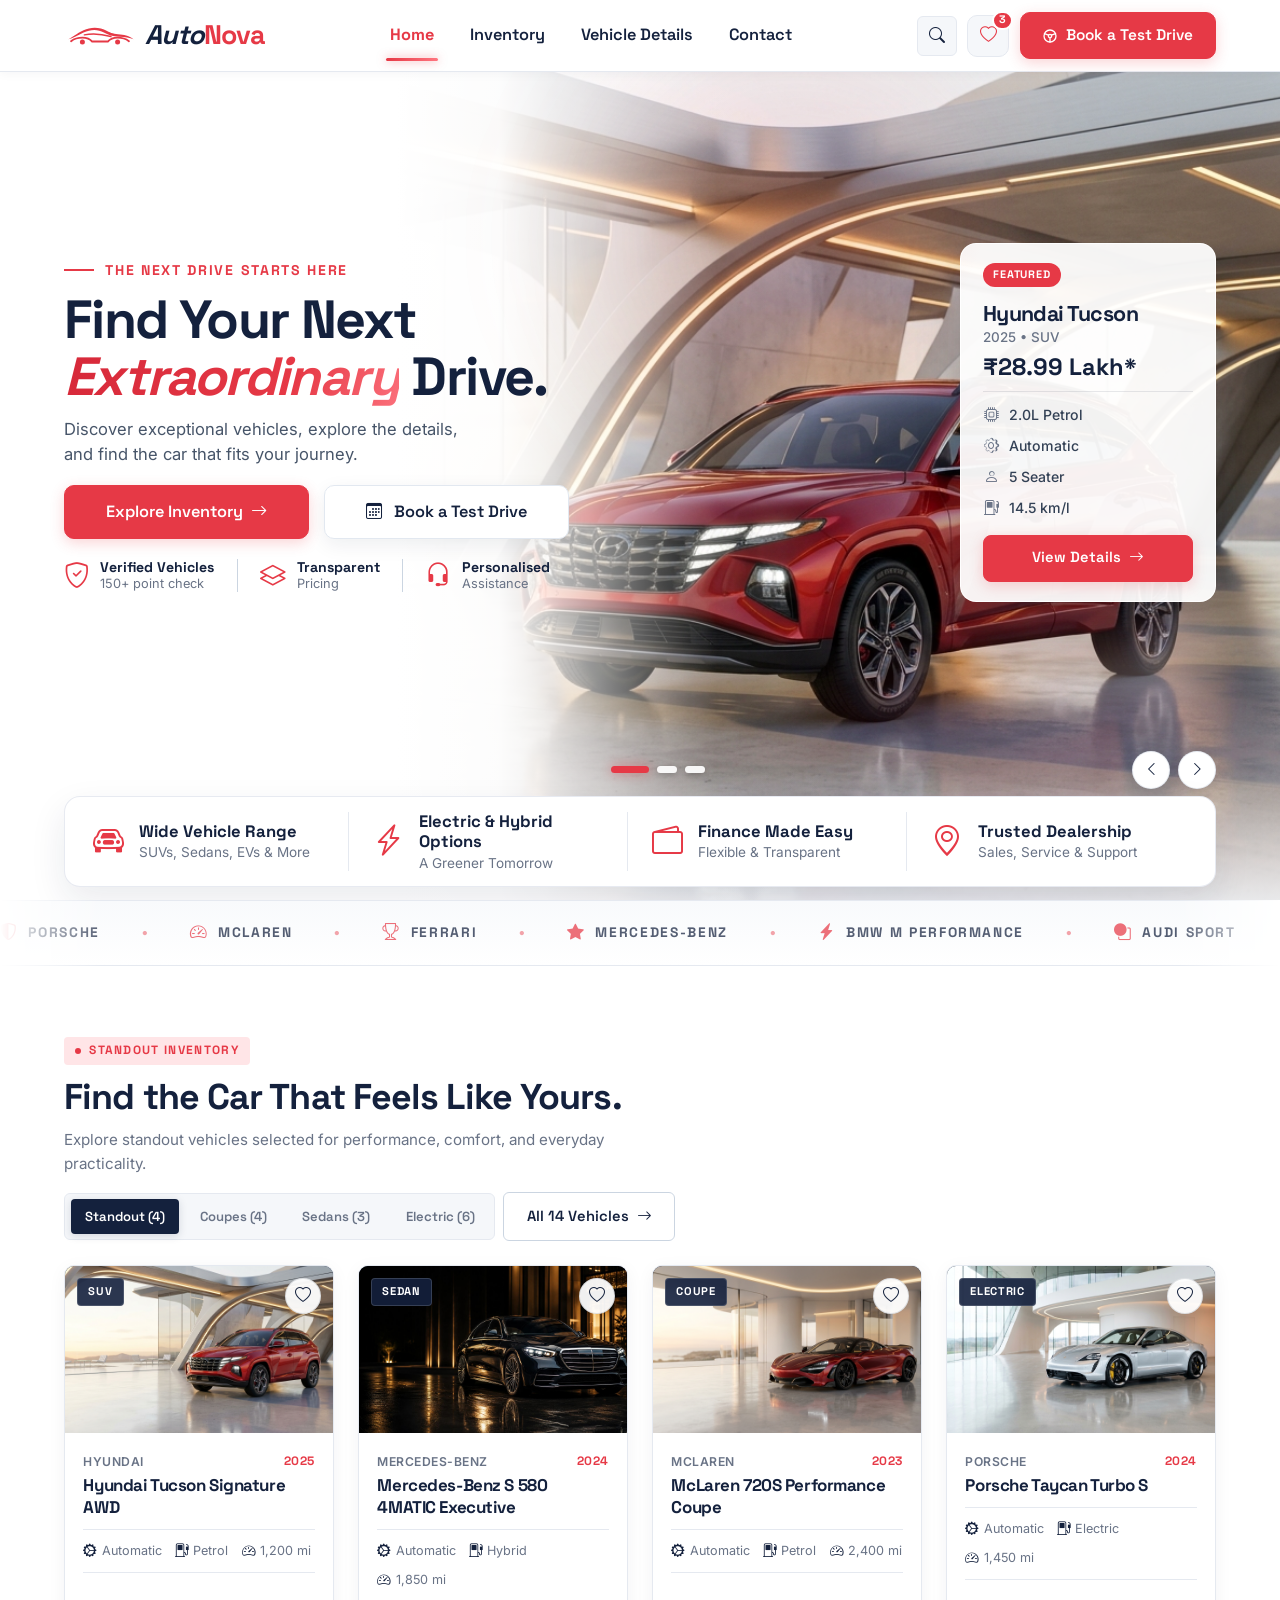
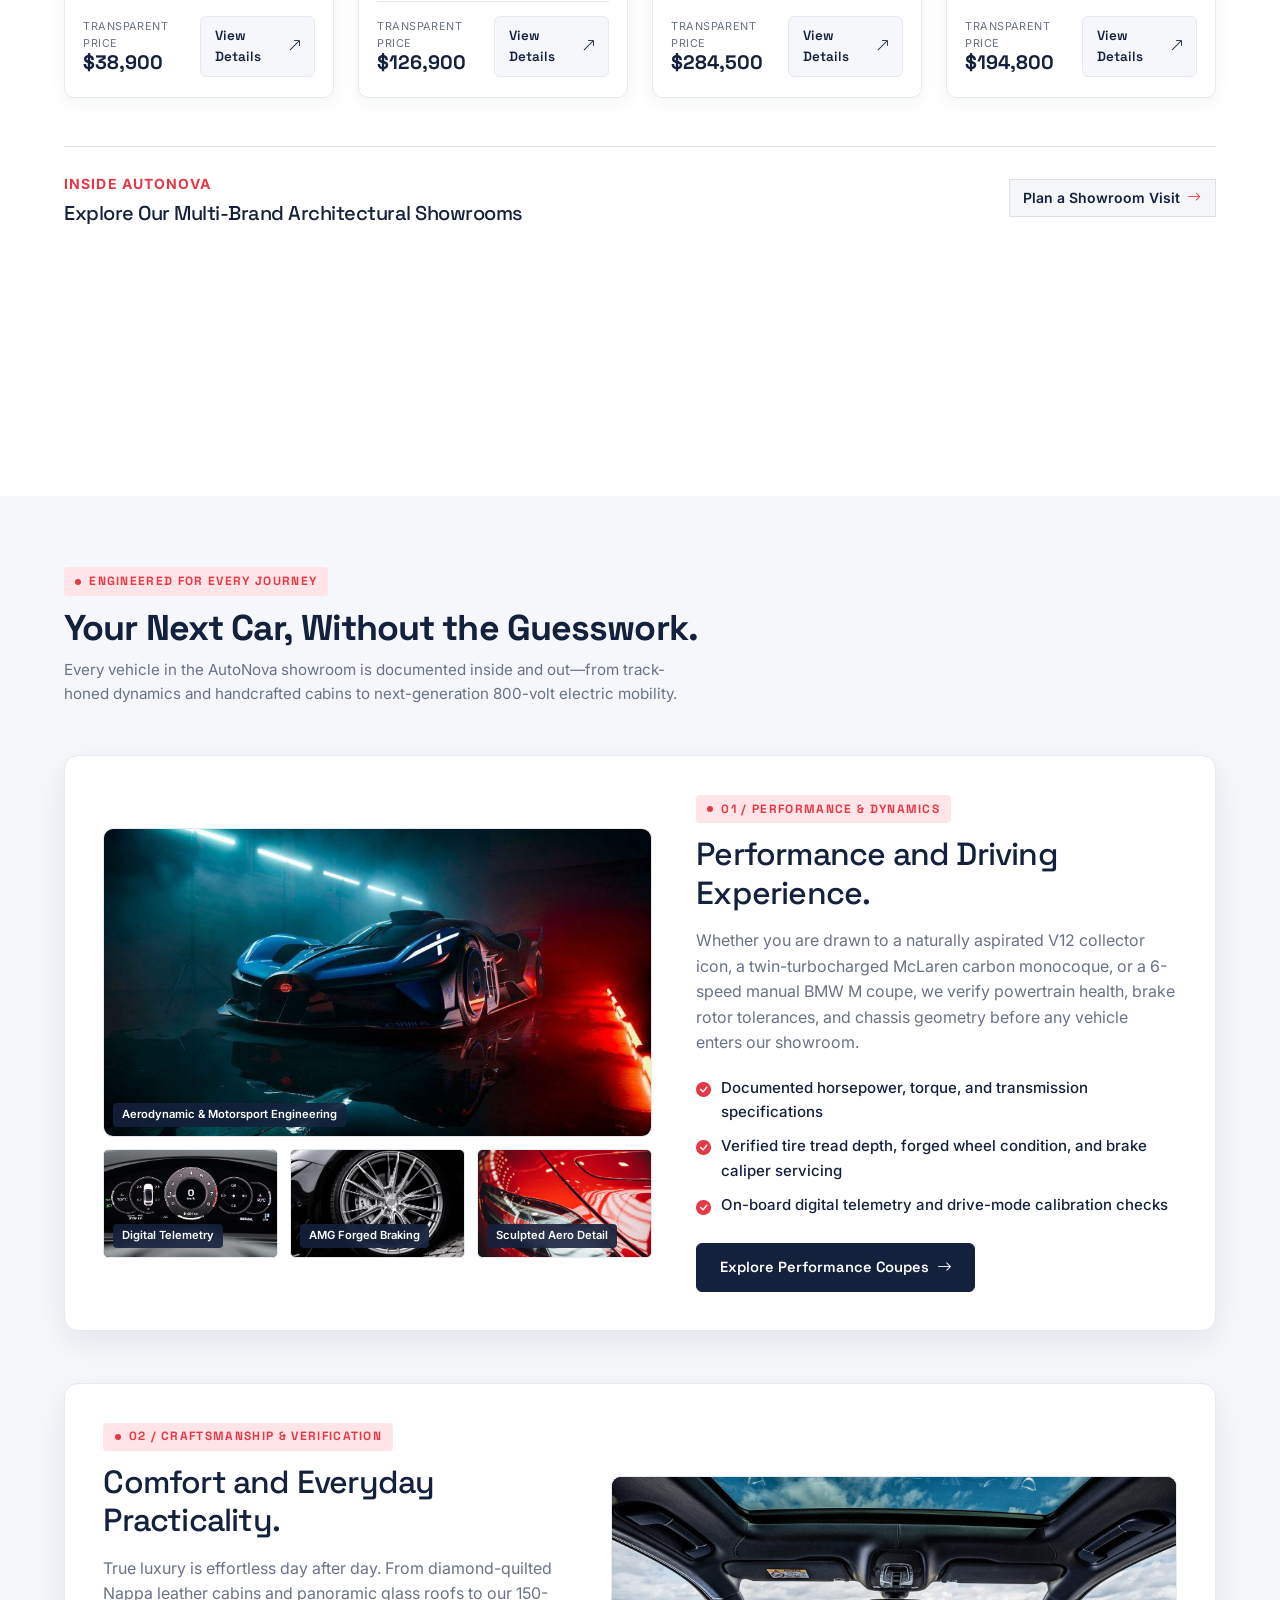
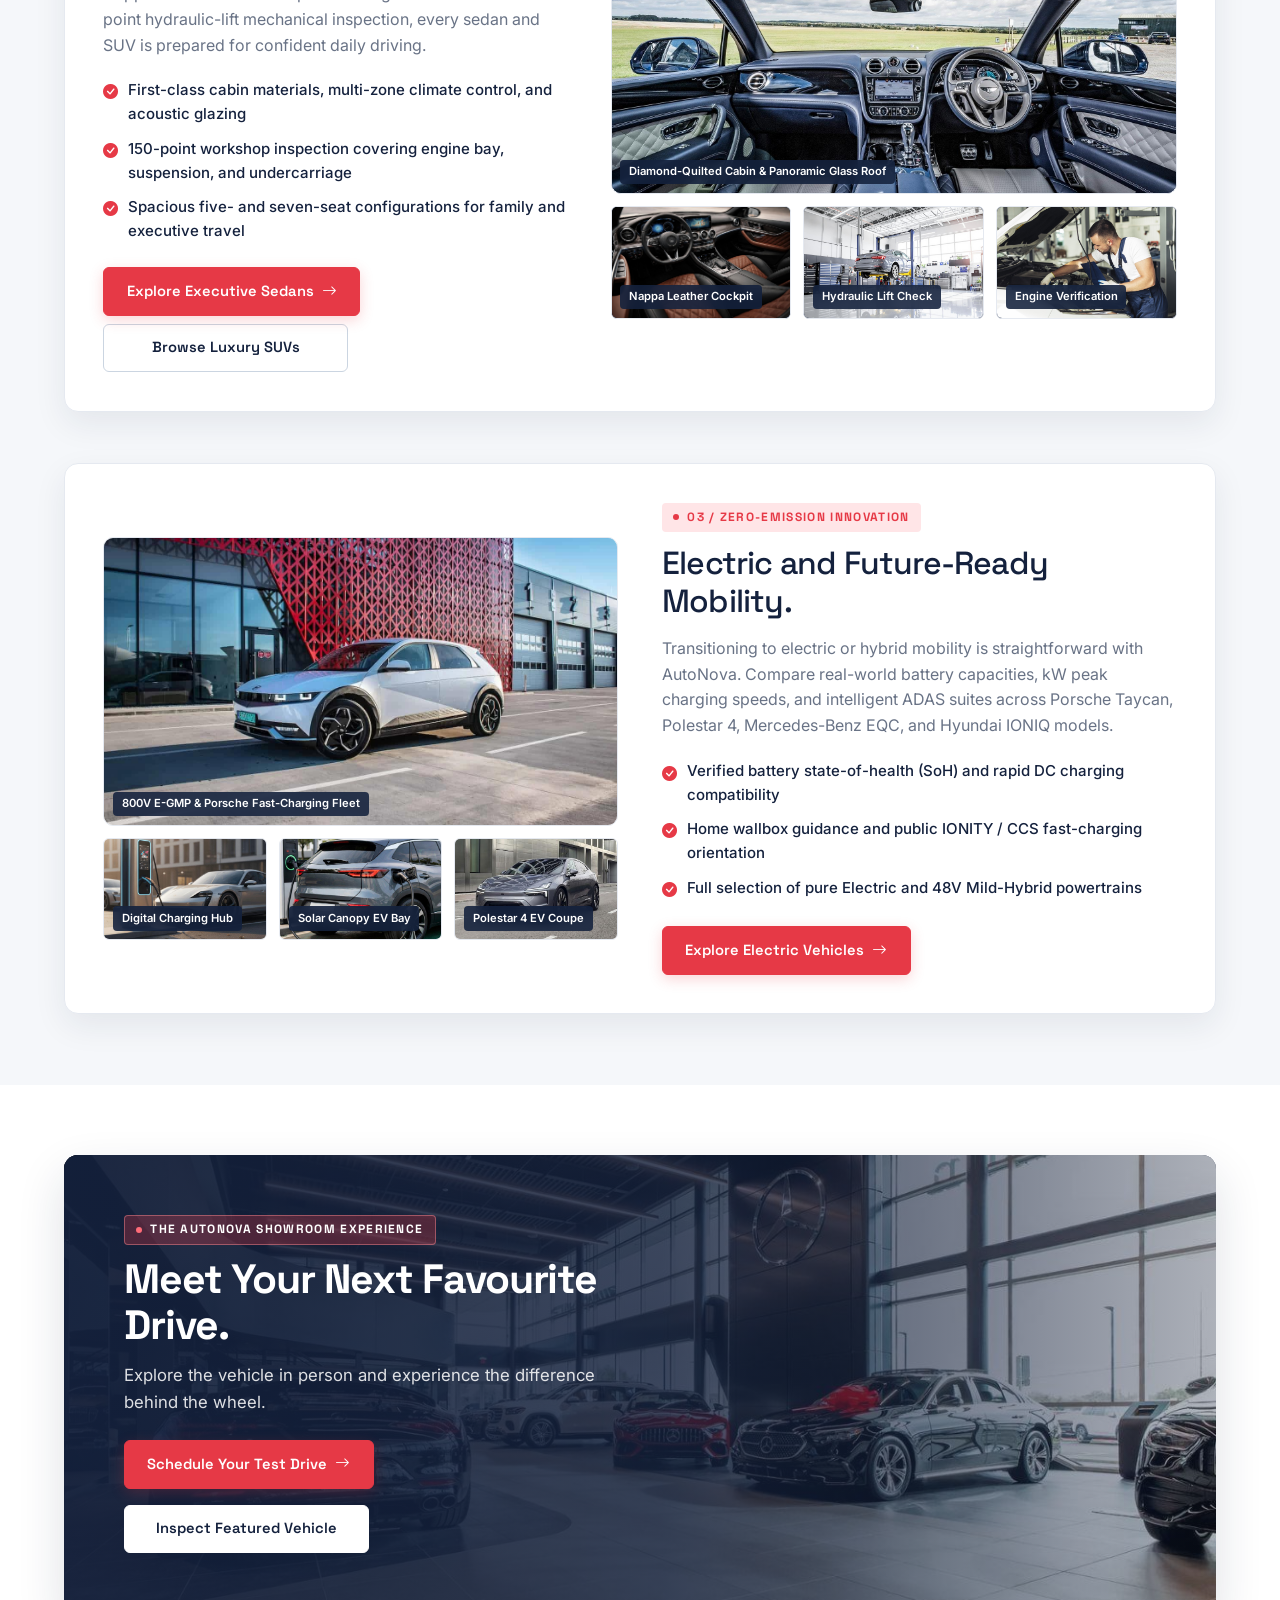
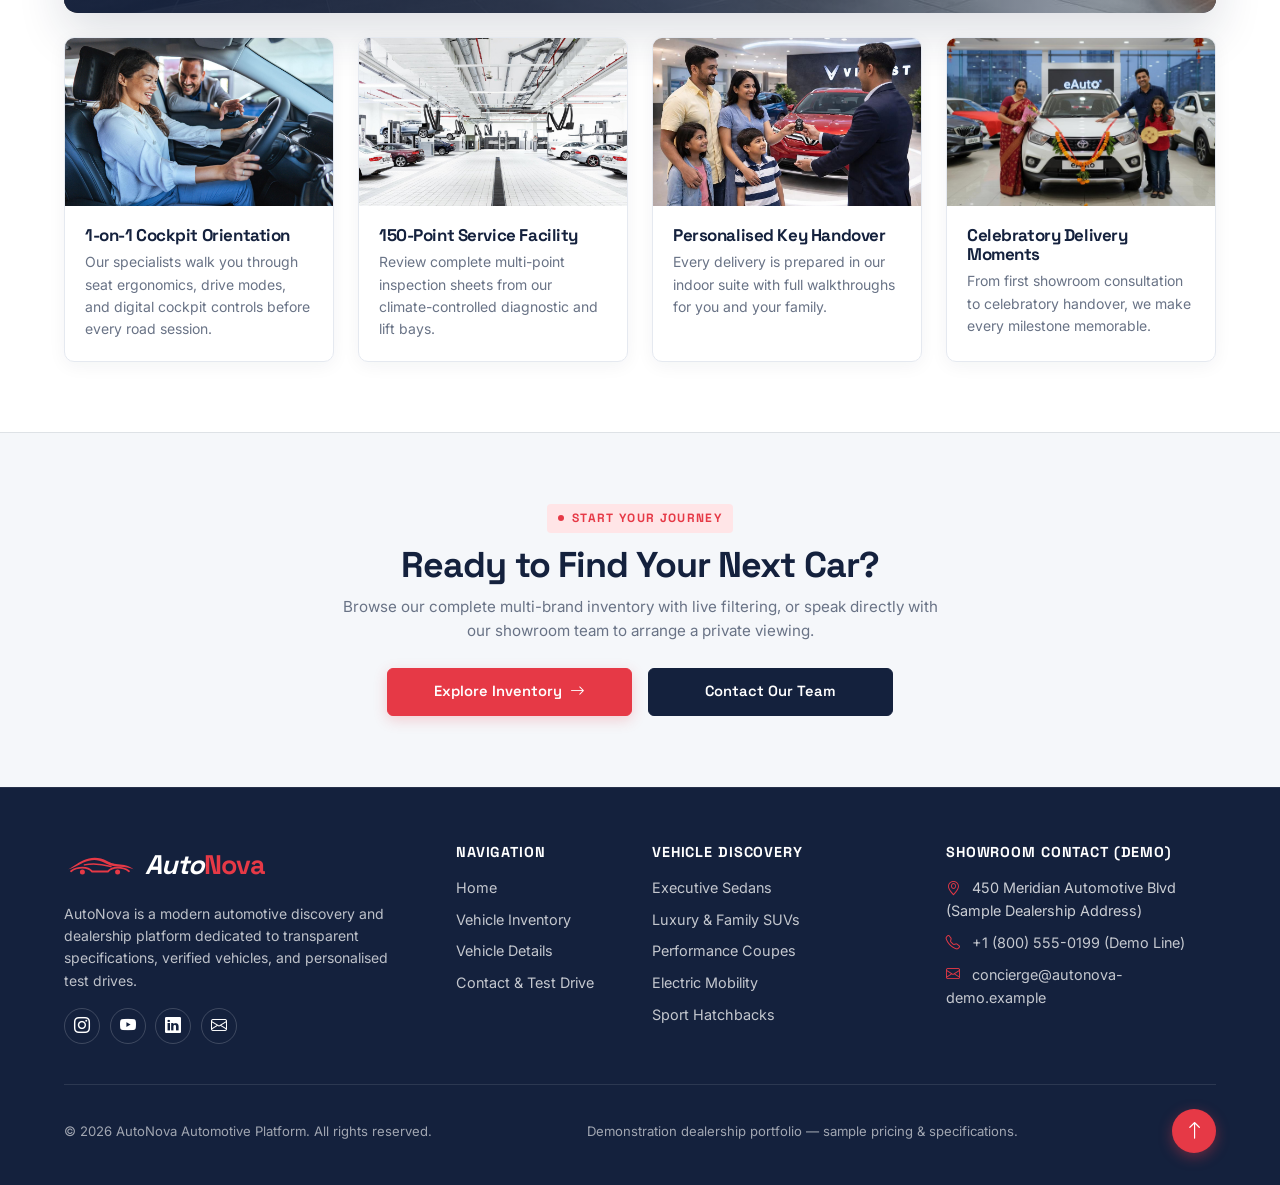
<file: index.html>
<!DOCTYPE html>
<html lang="en">
<head>
  <meta charset="UTF-8">
  <meta name="viewport" content="width=device-width, initial-scale=1.0">
  <title>AutoNova | Premium Automotive Discovery &amp; Dealership Platform</title>
  <meta name="description" content="Explore curated luxury, performance, and electric vehicles at AutoNova. Compare verified specifications, view detailed photography, and book a personalised test drive.">

  <!-- Google Fonts: Space Grotesk & Inter -->
  <link rel="preconnect" href="https://fonts.googleapis.com">
  <link rel="preconnect" href="https://fonts.gstatic.com" crossorigin>
  <link href="https://fonts.googleapis.com/css2?family=Inter:wght@400;500;600;700&family=Space+Grotesk:wght@600;700&display=swap" rel="stylesheet">

  <!-- Bootstrap 5.3 CSS & Bootstrap Icons CDN -->
  <link href="https://cdn.jsdelivr.net/npm/bootstrap@5.3.3/dist/css/bootstrap.min.css" rel="stylesheet">
  <link href="https://cdn.jsdelivr.net/npm/bootstrap-icons@1.11.3/font/bootstrap-icons.min.css" rel="stylesheet">

  <!-- Shared AutoNova Stylesheet -->
  <link rel="stylesheet" href="assets/css/style.css">

  <!-- AutoNova Sports-Coupe Favicon -->
  <link rel="icon" type="image/svg+xml" href="assets/images/favicon.svg">
  <link rel="alternate icon" href="assets/images/favicon.svg">
</head>
<body>
  <a href="#main-content" class="skip-link">Skip to main content</a>

  <!-- ====================================================================
       GLOBAL HEADER & NAVIGATION
       ==================================================================== -->
  <header class="an-header" role="banner">
    <div class="an-container an-header-inner">
      <!-- Left: Sleek Red Car Roofline Silhouette SVG + AutoNova Wordmark -->
      <a href="index.html" class="an-brand" aria-label="AutoNova Home">
        <svg class="an-brand-car-svg" viewBox="0 0 92 34" fill="none" xmlns="http://www.w3.org/2000/svg" aria-hidden="true">
          <path d="M4 22.5C10 20.5 16 14.5 25 10.5C34 6.5 45 6 55 11.5C60 14.2 64 15.2 72 16C79 16.7 85 18.8 89 22C84 20.4 78 19.3 71 19C62 18.6 56 16.5 51 13.5C43 8.8 34 9.2 25 13.5C17 17.3 11 21.2 4 22.5Z" fill="#E63946"/>
          <path d="M9 24.5C13 21.5 18 20 23.5 20C29 20 33.5 22 36 25H56C58.5 22 63 20 68.5 20C74 20 79 21.5 83 24.5" stroke="#E63946" stroke-width="2.4" stroke-linecap="round" stroke-linejoin="round"/>
          <path d="M26 16.5C35 14.5 47 15 60 18.5" stroke="#E63946" stroke-width="1.8" stroke-linecap="round"/>
          <circle cx="23.5" cy="25.5" r="3.2" fill="#E63946"/>
          <circle cx="68.5" cy="25.5" r="3.2" fill="#E63946"/>
        </svg>
        <span><span class="an-brand-auto">Auto</span><span class="an-brand-accent">Nova</span></span>
      </a>

      <!-- Center: Desktop Navigation -->
      <nav aria-label="Primary Navigation">
        <ul class="an-nav-list">
          <li><a href="index.html" class="an-nav-link active" aria-current="page">Home</a></li>
          <li><a href="inventory.html" class="an-nav-link">Inventory</a></li>
          <li><a href="vehicle-details.html" class="an-nav-link">Vehicle Details</a></li>
          <li><a href="contact.html" class="an-nav-link">Contact</a></li>
        </ul>
      </nav>

      <!-- Right: Search, Favourites Badge & Steering-Wheel Primary CTA -->
      <div class="an-header-actions">
        <button
          type="button"
          class="an-search-trigger"
          id="headerSearchToggle"
          aria-label="Open vehicle search"
          aria-expanded="false"
          aria-controls="headerSearchBar"
        >
          <i class="bi bi-search" aria-hidden="true"></i>
        </button>

        <a
          href="inventory.html"
          class="an-header-fav-btn"
          aria-label="View shortlisted vehicles (3 saved)"
          title="Shortlisted Vehicles"
        >
          <i class="bi bi-heart" aria-hidden="true"></i>
          <span class="an-header-fav-badge" id="headerFavCountBadge">3</span>
        </a>

        <a href="contact.html#contact-form-section" class="btn-an-primary an-header-cta" style="border-radius: 10px;">
          <svg width="16" height="16" viewBox="0 0 24 24" fill="none" stroke="currentColor" stroke-width="2" stroke-linecap="round" stroke-linejoin="round" aria-hidden="true">
            <circle cx="12" cy="12" r="9"/>
            <circle cx="12" cy="12" r="2.5"/>
            <path d="M12 14.5V21"/>
            <path d="M9.8 10.8L3.6 8.5"/>
            <path d="M14.2 10.8L20.4 8.5"/>
          </svg>
          <span>Book a Test Drive</span>
        </a>

        <button
          type="button"
          class="an-menu-toggle"
          id="mobileMenuToggle"
          aria-label="Toggle navigation menu"
          aria-expanded="false"
          aria-controls="mobileNavPanel"
        >
          <i class="bi bi-list" aria-hidden="true"></i>
        </button>
      </div>
    </div>

    <!-- Compact Header Search Bar -->
    <div class="an-header-search-bar" id="headerSearchBar" role="region" aria-label="Quick Inventory Search">
      <div class="an-container">
        <form action="inventory.html" method="get" class="an-header-search-form">
          <label for="headerSearchInput" class="visually-hidden">Search by manufacturer, model, or category</label>
          <input
            type="search"
            id="headerSearchInput"
            name="q"
            class="an-header-search-input"
            placeholder="Search Hyundai Tucson, Mercedes-Benz, McLaren, Porsche Taycan, BMW M4..."
          >
          <button type="submit" class="btn-an-primary">
            Search <i class="bi bi-arrow-right" aria-hidden="true"></i>
          </button>
        </form>
      </div>
    </div>

    <!-- Mobile & Tablet Navigation Panel (Includes Search & Favourites) -->
    <div class="an-mobile-nav" id="mobileNavPanel" aria-label="Mobile Navigation">
      <form action="inventory.html" method="get" class="an-mobile-search-form">
        <label for="mobileSearchInput" class="visually-hidden">Search vehicles by manufacturer or model</label>
        <input
          type="search"
          id="mobileSearchInput"
          name="q"
          class="an-mobile-search-input"
          placeholder="Search Tucson, McLaren, Taycan..."
        >
        <button type="submit" class="btn-an-primary py-2 px-3" aria-label="Search Inventory">
          <i class="bi bi-search" aria-hidden="true"></i>
        </button>
      </form>

      <ul class="an-mobile-nav-list">
        <li>
          <a href="index.html" class="an-mobile-nav-link active" aria-current="page">
            <span>Home</span>
            <i class="bi bi-chevron-right" aria-hidden="true"></i>
          </a>
        </li>
        <li>
          <a href="inventory.html" class="an-mobile-nav-link">
            <span>Inventory</span>
            <i class="bi bi-chevron-right" aria-hidden="true"></i>
          </a>
        </li>
        <li>
          <a href="vehicle-details.html" class="an-mobile-nav-link">
            <span>Vehicle Details</span>
            <i class="bi bi-chevron-right" aria-hidden="true"></i>
          </a>
        </li>
        <li>
          <a href="contact.html" class="an-mobile-nav-link">
            <span>Contact</span>
            <i class="bi bi-chevron-right" aria-hidden="true"></i>
          </a>
        </li>
      </ul>

      <a href="inventory.html" class="an-mobile-fav-row" aria-label="View shortlisted vehicles">
        <span><i class="bi bi-heart-fill text-accent-red me-2" aria-hidden="true"></i>Shortlisted Vehicles</span>
        <span class="an-header-fav-badge">3</span>
      </a>

      <div class="d-grid gap-2">
        <a href="contact.html#contact-form-section" class="btn-an-primary w-100">
          Book a Test Drive <i class="bi bi-arrow-right" aria-hidden="true"></i>
        </a>
        
      </div>
    </div>
  </header>

  <main id="main-content">
    <!-- ==================================================================
         SECTION 5.A, 5.B & 5.C — EXACT REFERENCE WEB-VIEWPORT HERO & TRUST BAR
         ================================================================== -->
    <section class="an-hero-snip-stage" aria-label="AutoNova Featured Showcase">
      <!-- Full-Bleed Right Showroom Image + Left White Gradient Mask -->
      <div class="an-hero-bg-layer">
        <img
          src="assets/images/hero-tucson.jpg"
          alt="2025 Hyundai Tucson in Fiery Red Pearl parked in a curved glass architectural showroom"
          class="an-hero-bg-img"
          id="heroMainVehicleImg"
          width="1600"
          height="900"
        >
        <div class="an-hero-spotlight" aria-hidden="true"></div>
        <div class="an-hero-headlight-beam" aria-hidden="true"></div>
        <div class="an-hero-bg-fade" aria-hidden="true"></div>
      </div>

      <!-- Main Split Row: Left Typography + Right Vertical Featured Card -->
      <div class="an-hero-main-wrap">
        <div class="an-container">
          <div class="an-hero-main-row">
            <!-- Left Column -->
            <div class="an-snip-left">
              <span class="an-snip-eyebrow hero-anim-eyebrow">THE NEXT DRIVE STARTS HERE</span>
              <h1 class="an-snip-title hero-anim-title">
                Find Your Next<br>
                <span class="text-accent-red">Extraordinary</span> Drive.
              </h1>
              <p class="an-snip-lead hero-anim-lead">
                Discover exceptional vehicles, explore the details,<br class="d-none d-md-inline">
                and find the car that fits your journey.
              </p>

              <div class="an-snip-actions hero-anim-cta">
                <a href="inventory.html" class="btn-an-primary an-snip-btn-primary">
                  Explore Inventory <i class="bi bi-arrow-right" aria-hidden="true"></i>
                </a>
                <a href="contact.html#contact-form-section" class="btn-an-outline an-snip-btn-secondary">
                  <i class="bi bi-calendar3 me-1" aria-hidden="true"></i> Book a Test Drive
                </a>
              </div>

              <!-- Three Credibility Indicators with Vertical Dividers -->
              <div class="an-snip-cred-row hero-anim-cred" aria-label="AutoNova Credibility Guarantees">
                <div class="an-snip-cred-item">
                  <i class="bi bi-shield-check an-snip-cred-icon" aria-hidden="true"></i>
                  <div>
                    <span class="an-snip-cred-title">Verified Vehicles</span>
                    <span class="an-snip-cred-sub">150+ point check</span>
                  </div>
                </div>
                <div class="an-snip-cred-item">
                  <i class="bi bi-layers an-snip-cred-icon" aria-hidden="true"></i>
                  <div>
                    <span class="an-snip-cred-title">Transparent</span>
                    <span class="an-snip-cred-sub">Pricing</span>
                  </div>
                </div>
                <div class="an-snip-cred-item">
                  <i class="bi bi-headset an-snip-cred-icon" aria-hidden="true"></i>
                  <div>
                    <span class="an-snip-cred-title">Personalised</span>
                    <span class="an-snip-cred-sub">Assistance</span>
                  </div>
                </div>
              </div>
            </div>

            <!-- Right Column: Vertical Frosted Featured Vehicle Card -->
            <div class="an-snip-right-col hero-anim-card">
              <div class="an-snip-float-card">
                <span class="an-snip-featured-pill">FEATURED</span>
                <h2 class="an-snip-card-title" id="heroCardTitle">Hyundai Tucson</h2>
                <span class="an-snip-card-sub" id="heroCardBadge">2025 • SUV</span>
                <span class="an-snip-card-price" id="heroCardPrice">₹28.99 Lakh*</span>

                <ul class="an-snip-spec-list" aria-label="Featured vehicle specifications">
                  <li>
                    <i class="bi bi-cpu" aria-hidden="true"></i>
                    <span id="heroSpecEngine">2.0L Petrol</span>
                  </li>
                  <li>
                    <i class="bi bi-gear" aria-hidden="true"></i>
                    <span id="heroSpecTrans">Automatic</span>
                  </li>
                  <li>
                    <i class="bi bi-person" aria-hidden="true"></i>
                    <span id="heroSpecSeats">5 Seater</span>
                  </li>
                  <li>
                    <i class="bi bi-fuel-pump" aria-hidden="true"></i>
                    <span id="heroSpecFuel">14.5 km/l</span>
                  </li>
                </ul>

                <a href="vehicle-details.html?id=hyundai-tucson-2025" class="btn-an-primary an-snip-card-btn" id="heroCardLink">
                  View Details <i class="bi bi-arrow-right" aria-hidden="true"></i>
                </a>
              </div>
            </div>
          </div>
        </div>
      </div>

      <!-- Bottom Container: Floor Carousel Dots + Arrows & Floating White 4-Column Trust Bar -->
      <div class="an-container">
        <div class="an-snip-controls-bar">
          <div class="an-snip-dots" role="group" aria-label="Featured vehicle slides">
            <button type="button" class="an-snip-dot active" data-hero-slide="0" aria-label="Slide 1: Hyundai Tucson" aria-pressed="true"></button>
            <button type="button" class="an-snip-dot" data-hero-slide="1" aria-label="Slide 2: McLaren 720S" aria-pressed="false"></button>
            <button type="button" class="an-snip-dot" data-hero-slide="2" aria-label="Slide 3: Porsche Taycan" aria-pressed="false"></button>
          </div>
          <div class="an-snip-arrows">
            <button type="button" class="an-snip-arrow-btn" id="heroPrevSlide" aria-label="Previous hero vehicle">
              <i class="bi bi-chevron-left" aria-hidden="true"></i>
            </button>
            <button type="button" class="an-snip-arrow-btn" id="heroNextSlide" aria-label="Next hero vehicle">
              <i class="bi bi-chevron-right" aria-hidden="true"></i>
            </button>
          </div>
        </div>

        <div class="an-snip-trust-card" aria-label="Brand Trust Highlights">
          <div class="an-snip-trust-grid">
            <div class="an-snip-trust-item">
              <i class="bi bi-car-front an-snip-trust-icon" aria-hidden="true"></i>
              <div>
                <span class="an-snip-trust-title">Wide Vehicle Range</span>
                <span class="an-snip-trust-sub">SUVs, Sedans, EVs &amp; More</span>
              </div>
            </div>
            <div class="an-snip-trust-item">
              <i class="bi bi-lightning-charge an-snip-trust-icon" aria-hidden="true"></i>
              <div>
                <span class="an-snip-trust-title">Electric &amp; Hybrid Options</span>
                <span class="an-snip-trust-sub">A Greener Tomorrow</span>
              </div>
            </div>
            <div class="an-snip-trust-item">
              <i class="bi bi-wallet2 an-snip-trust-icon" aria-hidden="true"></i>
              <div>
                <span class="an-snip-trust-title">Finance Made Easy</span>
                <span class="an-snip-trust-sub">Flexible &amp; Transparent</span>
              </div>
            </div>
            <div class="an-snip-trust-item">
              <i class="bi bi-geo-alt an-snip-trust-icon" aria-hidden="true"></i>
              <div>
                <span class="an-snip-trust-title">Trusted Dealership</span>
                <span class="an-snip-trust-sub">Sales, Service &amp; Support</span>
              </div>
            </div>
          </div>
        </div>
      </div>
    </section>

    <!-- ==================================================================
         LUXURY AUTOMOTIVE BRAND MARQUEE TICKER (Option A Animation)
         ================================================================== -->
    <div class="an-brand-marquee-section" aria-label="Curated Luxury Automotive Marques">
      <div class="an-marquee-track">
        <div class="an-marquee-content">
          <span class="an-marquee-item"><i class="bi bi-shield-shaded" aria-hidden="true"></i> PORSCHE</span>
          <span class="an-marquee-dot" aria-hidden="true">•</span>
          <span class="an-marquee-item"><i class="bi bi-speedometer2" aria-hidden="true"></i> McLAREN</span>
          <span class="an-marquee-dot" aria-hidden="true">•</span>
          <span class="an-marquee-item"><i class="bi bi-trophy" aria-hidden="true"></i> FERRARI</span>
          <span class="an-marquee-dot" aria-hidden="true">•</span>
          <span class="an-marquee-item"><i class="bi bi-star-fill" aria-hidden="true"></i> MERCEDES-BENZ</span>
          <span class="an-marquee-dot" aria-hidden="true">•</span>
          <span class="an-marquee-item"><i class="bi bi-lightning-charge-fill" aria-hidden="true"></i> BMW M PERFORMANCE</span>
          <span class="an-marquee-dot" aria-hidden="true">•</span>
          <span class="an-marquee-item"><i class="bi bi-circle-square" aria-hidden="true"></i> AUDI SPORT</span>
          <span class="an-marquee-dot" aria-hidden="true">•</span>
          <span class="an-marquee-item"><i class="bi bi-ev-front" aria-hidden="true"></i> HYUNDAI IONIQ</span>
          <span class="an-marquee-dot" aria-hidden="true">•</span>
          <span class="an-marquee-item"><i class="bi bi-asterisk" aria-hidden="true"></i> POLESTAR</span>
          <span class="an-marquee-dot" aria-hidden="true">•</span>
          <span class="an-marquee-item"><i class="bi bi-compass" aria-hidden="true"></i> RANGE ROVER</span>
          <span class="an-marquee-dot" aria-hidden="true">•</span>
        </div>
        <div class="an-marquee-content" aria-hidden="true">
          <span class="an-marquee-item"><i class="bi bi-shield-shaded" aria-hidden="true"></i> PORSCHE</span>
          <span class="an-marquee-dot" aria-hidden="true">•</span>
          <span class="an-marquee-item"><i class="bi bi-speedometer2" aria-hidden="true"></i> McLAREN</span>
          <span class="an-marquee-dot" aria-hidden="true">•</span>
          <span class="an-marquee-item"><i class="bi bi-trophy" aria-hidden="true"></i> FERRARI</span>
          <span class="an-marquee-dot" aria-hidden="true">•</span>
          <span class="an-marquee-item"><i class="bi bi-star-fill" aria-hidden="true"></i> MERCEDES-BENZ</span>
          <span class="an-marquee-dot" aria-hidden="true">•</span>
          <span class="an-marquee-item"><i class="bi bi-lightning-charge-fill" aria-hidden="true"></i> BMW M PERFORMANCE</span>
          <span class="an-marquee-dot" aria-hidden="true">•</span>
          <span class="an-marquee-item"><i class="bi bi-circle-square" aria-hidden="true"></i> AUDI SPORT</span>
          <span class="an-marquee-dot" aria-hidden="true">•</span>
          <span class="an-marquee-item"><i class="bi bi-ev-front" aria-hidden="true"></i> HYUNDAI IONIQ</span>
          <span class="an-marquee-dot" aria-hidden="true">•</span>
          <span class="an-marquee-item"><i class="bi bi-asterisk" aria-hidden="true"></i> POLESTAR</span>
          <span class="an-marquee-dot" aria-hidden="true">•</span>
          <span class="an-marquee-item"><i class="bi bi-compass" aria-hidden="true"></i> RANGE ROVER</span>
          <span class="an-marquee-dot" aria-hidden="true">•</span>
        </div>
      </div>
    </div>

    <!-- ==================================================================
         SECTION 5.D — FEATURED VEHICLES + INTERACTIVE CATEGORY TABS
         ================================================================== -->
    <section class="an-section" aria-labelledby="featured-vehicles-heading">
      <div class="an-container">
        <div class="d-flex flex-wrap align-items-end justify-content-between gap-3 mb-4" data-reveal>
          <div>
            <span class="an-eyebrow">STANDOUT INVENTORY</span>
            <h2 class="an-section-title" id="featured-vehicles-heading">Find the Car That Feels Like Yours.</h2>
            <p class="an-section-subtitle">
              Explore standout vehicles selected for performance, comfort, and everyday practicality.
            </p>
          </div>
          <div class="d-flex flex-wrap align-items-center gap-2">
            <div class="an-home-filter-tabs" role="tablist" aria-label="Filter standout vehicles">
              <button type="button" class="an-home-tab-btn active" data-home-filter="featured" role="tab" aria-selected="true">
                Standout (4)
              </button>
              <button type="button" class="an-home-tab-btn" data-home-filter="Coupe" role="tab" aria-selected="false">
                Coupes (4)
              </button>
              <button type="button" class="an-home-tab-btn" data-home-filter="Sedan" role="tab" aria-selected="false">
                Sedans (3)
              </button>
              <button type="button" class="an-home-tab-btn" data-home-filter="Electric" role="tab" aria-selected="false">
                Electric (6)
              </button>
            </div>
            <a href="inventory.html" class="btn-an-outline">
              All 14 Vehicles <i class="bi bi-arrow-right" aria-hidden="true"></i>
            </a>
          </div>
        </div>

        <!-- Populated by assets/js/main.js from shared AUTONOVA_VEHICLES dataset -->
        <div class="an-vehicle-grid" id="featuredVehiclesGrid" aria-live="polite"></div>

        <!-- Showroom Architectural Gallery Strip -->
        <div class="mt-5 pt-4 border-top" data-reveal>
          <div class="d-flex flex-wrap align-items-center justify-content-between gap-2 mb-3">
            <div>
              <span class="small fw-bold text-uppercase text-accent-red" style="letter-spacing: 0.08em;">Inside AutoNova</span>
              <h3 class="h5 mb-0 mt-1">Explore Our Multi-Brand Architectural Showrooms</h3>
            </div>
            <a href="contact.html" class="an-showroom-visit-link">
              <span>Plan a Showroom Visit</span>
              <i class="bi bi-arrow-right" aria-hidden="true"></i>
            </a>
          </div>

          <div class="an-showroom-bento">
            <div class="an-bento-item">
              <img src="assets/images/1.jpg" alt="AutoNova sunlit glass-walled executive sedan showroom aisle" loading="lazy" width="600" height="400">
              <div class="an-bento-overlay">
                <h4 class="an-bento-title">Executive Glass Atrium</h4>
                <p class="an-bento-sub">Flagship Sedans &amp; Grand Tourers</p>
              </div>
            </div>
            <div class="an-bento-item">
              <img src="assets/images/5.jpg" alt="Multi-brand exotic gallery featuring Mercedes-AMG, Maserati, and Audi R8" loading="lazy" width="600" height="400">
              <div class="an-bento-overlay">
                <h4 class="an-bento-title">Multi-Brand Exotic Hall</h4>
                <p class="an-bento-sub">Curated European Performance</p>
              </div>
            </div>
            <div class="an-bento-item">
              <img src="assets/images/6.jpg" alt="VIP customer lounge overlooking BMW 8 Series and 7 Series flagship display" loading="lazy" width="600" height="400">
              <div class="an-bento-overlay">
                <h4 class="an-bento-title">Private Client Lounge</h4>
                <p class="an-bento-sub">1-on-1 Specification &amp; Concierge</p>
              </div>
            </div>
            <div class="an-bento-item">
              <img src="assets/images/9.jpg" alt="Minimalist white collector supercar vault displaying exotic sports coupes" loading="lazy" width="600" height="400">
              <div class="an-bento-overlay">
                <h4 class="an-bento-title">Collector Supercar Vault</h4>
                <p class="an-bento-sub">Limited-Production Icons</p>
              </div>
            </div>
          </div>
        </div>
      </div>
    </section>

    <!-- ==================================================================
         SECTION 5.E — VEHICLE DISCOVERY FEATURE (THREE DISTINCT COMPOSITIONS)
         ================================================================== -->
    <section class="an-section an-section-soft" aria-labelledby="discovery-heading">
      <div class="an-container">
        <div class="mb-5" data-reveal>
          <span class="an-eyebrow">ENGINEERED FOR EVERY JOURNEY</span>
          <h2 class="an-section-title" id="discovery-heading">Your Next Car, Without the Guesswork.</h2>
          <p class="an-section-subtitle">
            Every vehicle in the AutoNova showroom is documented inside and out—from track-honed dynamics and handcrafted cabins to next-generation 800-volt electric mobility.
          </p>
        </div>

        <div class="an-discovery-stack">
          <!-- Feature Block 1: Performance and Driving Experience -->
          <article class="an-discovery-block" data-reveal>
            <div class="an-discovery-grid-1">
              <div>
                <div class="an-collage-primary">
                  <img
                    src="assets/images/14.jpg"
                    alt="Bugatti Bolide carbon-fibre track hypercar in French Racing Blue under studio lighting"
                    loading="lazy"
                    width="805"
                    height="537"
                  >
                  <span class="an-img-caption-pill">Aerodynamic &amp; Motorsport Engineering</span>
                </div>
                <div class="an-collage-subgrid">
                  <div class="an-collage-subitem">
                    <img
                      src="assets/images/25.jpg"
                      alt="Porsche digital instrument cluster displaying live tire pressure in bar and G-force telemetry"
                      loading="lazy"
                      width="600"
                      height="400"
                    >
                    <span class="an-img-caption-pill">Digital Telemetry</span>
                  </div>
                  <div class="an-collage-subitem">
                    <img
                      src="assets/images/28.jpg"
                      alt="20-inch multi-spoke AMG forged alloy wheel with Falken tire and perforated brake rotor"
                      loading="lazy"
                      width="600"
                      height="400"
                    >
                    <span class="an-img-caption-pill">AMG Forged Braking</span>
                  </div>
                  <div class="an-collage-subitem d-none d-sm-block">
                    <img
                      src="assets/images/29.jpg"
                      alt="Porsche 911 Guards Red rear LED taillight and sculpted rear fender detail"
                      loading="lazy"
                      width="600"
                      height="400"
                    >
                    <span class="an-img-caption-pill">Sculpted Aero Detail</span>
                  </div>
                </div>
              </div>

              <div>
                <span class="an-eyebrow">01 / PERFORMANCE &amp; DYNAMICS</span>
                <h3 class="h2 mb-3">Performance and Driving Experience.</h3>
                <p>
                  Whether you are drawn to a naturally aspirated V12 collector icon, a twin-turbocharged McLaren carbon monocoque, or a 6-speed manual BMW M coupe, we verify powertrain health, brake rotor tolerances, and chassis geometry before any vehicle enters our showroom.
                </p>
                <ul class="an-feature-points">
                  <li>
                    <i class="bi bi-check-circle-fill" aria-hidden="true"></i>
                    <span>Documented horsepower, torque, and transmission specifications</span>
                  </li>
                  <li>
                    <i class="bi bi-check-circle-fill" aria-hidden="true"></i>
                    <span>Verified tire tread depth, forged wheel condition, and brake caliper servicing</span>
                  </li>
                  <li>
                    <i class="bi bi-check-circle-fill" aria-hidden="true"></i>
                    <span>On-board digital telemetry and drive-mode calibration checks</span>
                  </li>
                </ul>
                <a href="inventory.html?category=Coupe" class="btn-an-secondary">
                  Explore Performance Coupes <i class="bi bi-arrow-right" aria-hidden="true"></i>
                </a>
              </div>
            </div>
          </article>

          <!-- Feature Block 2: Comfort and Everyday Practicality (Reversed Asymmetric Layout) -->
          <article class="an-discovery-block" data-reveal>
            <div class="an-discovery-grid-2">
              <div class="order-2 order-lg-1">
                <span class="an-eyebrow">02 / CRAFTSMANSHIP &amp; VERIFICATION</span>
                <h3 class="h2 mb-3">Comfort and Everyday Practicality.</h3>
                <p>
                  True luxury is effortless day after day. From diamond-quilted Nappa leather cabins and panoramic glass roofs to our 150-point hydraulic-lift mechanical inspection, every sedan and SUV is prepared for confident daily driving.
                </p>
                <ul class="an-feature-points">
                  <li>
                    <i class="bi bi-check-circle-fill" aria-hidden="true"></i>
                    <span>First-class cabin materials, multi-zone climate control, and acoustic glazing</span>
                  </li>
                  <li>
                    <i class="bi bi-check-circle-fill" aria-hidden="true"></i>
                    <span>150-point workshop inspection covering engine bay, suspension, and undercarriage</span>
                  </li>
                  <li>
                    <i class="bi bi-check-circle-fill" aria-hidden="true"></i>
                    <span>Spacious five- and seven-seat configurations for family and executive travel</span>
                  </li>
                </ul>
                <div class="d-flex flex-wrap gap-2 an-discovery-cta-group">
                  <a href="inventory.html?category=Sedan" class="btn-an-primary">
                    Explore Executive Sedans <i class="bi bi-arrow-right" aria-hidden="true"></i>
                  </a>
                  <a href="inventory.html?category=SUV" class="btn-an-outline">
                    Browse Luxury SUVs
                  </a>
                </div>
              </div>

              <div class="order-1 order-lg-2">
                <div class="an-collage-primary">
                  <img
                    src="assets/images/24.jpg"
                    alt="Luxury SUV interior cabin featuring diamond-quilted leather seats and a full-length panoramic glass sunroof"
                    loading="lazy"
                    width="1700"
                    height="1134"
                  >
                  <span class="an-img-caption-pill">Diamond-Quilted Cabin &amp; Panoramic Glass Roof</span>
                </div>
                <div class="an-collage-subgrid">
                  <div class="an-collage-subitem">
                    <img
                      src="assets/images/22.jpg"
                      alt="Cognac Brown quilted Nappa leather interior with dual widescreen displays and turbine air vents"
                      loading="lazy"
                      width="600"
                      height="400"
                    >
                    <span class="an-img-caption-pill">Nappa Leather Cockpit</span>
                  </div>
                  <div class="an-collage-subitem">
                    <img
                      src="assets/images/33.jpg"
                      alt="Metallic grey luxury sport sedan raised on a hydraulic lift in AutoNova's sunlit service center"
                      loading="lazy"
                      width="600"
                      height="400"
                    >
                    <span class="an-img-caption-pill">Hydraulic Lift Check</span>
                  </div>
                  <div class="an-collage-subitem d-none d-sm-block">
                    <img
                      src="assets/images/35.jpg"
                      alt="Certified technician in blue uniform and white gloves inspecting an open engine bay with a checklist"
                      loading="lazy"
                      width="600"
                      height="400"
                    >
                    <span class="an-img-caption-pill">Engine Verification</span>
                  </div>
                </div>
              </div>
            </div>
          </article>

          <!-- Feature Block 3: Electric and Future-Ready Mobility -->
          <article class="an-discovery-block" data-reveal>
            <div class="an-discovery-grid-3">
              <div>
                <div class="an-collage-primary">
                  <img
                    src="assets/images/15.jpg"
                    alt="Atlas White Hyundai IONIQ 5 electric crossover parked in front of a red architectural lattice facade"
                    loading="lazy"
                    width="1200"
                    height="800"
                  >
                  <span class="an-img-caption-pill">800V E-GMP &amp; Porsche Fast-Charging Fleet</span>
                </div>
                <div class="an-collage-subgrid">
                  <div class="an-collage-subitem">
                    <img
                      src="assets/images/16.jpg"
                      alt="Porsche Taycan 4S in Ice Grey Metallic parked beside a modern digital fast-charging totem"
                      loading="lazy"
                      width="600"
                      height="400"
                    >
                    <span class="an-img-caption-pill">Digital Charging Hub</span>
                  </div>
                  <div class="an-collage-subitem">
                    <img
                      src="assets/images/20.jpg"
                      alt="Slate grey electric SUV plugged into a solar-canopy fast-charging station"
                      loading="lazy"
                      width="600"
                      height="400"
                    >
                    <span class="an-img-caption-pill">Solar Canopy EV Bay</span>
                  </div>
                  <div class="an-collage-subitem d-none d-sm-block">
                    <img
                      src="assets/images/17.jpg"
                      alt="2024 Polestar 4 Long Range Dual Motor in Storm Grey Metallic"
                      loading="lazy"
                      width="600"
                      height="400"
                    >
                    <span class="an-img-caption-pill">Polestar 4 EV Coupe</span>
                  </div>
                </div>
              </div>

              <div>
                <span class="an-eyebrow">03 / ZERO-EMISSION INNOVATION</span>
                <h3 class="h2 mb-3">Electric and Future-Ready Mobility.</h3>
                <p>
                  Transitioning to electric or hybrid mobility is straightforward with AutoNova. Compare real-world battery capacities, kW peak charging speeds, and intelligent ADAS suites across Porsche Taycan, Polestar 4, Mercedes-Benz EQC, and Hyundai IONIQ models.
                </p>
                <ul class="an-feature-points">
                  <li>
                    <i class="bi bi-check-circle-fill" aria-hidden="true"></i>
                    <span>Verified battery state-of-health (SoH) and rapid DC charging compatibility</span>
                  </li>
                  <li>
                    <i class="bi bi-check-circle-fill" aria-hidden="true"></i>
                    <span>Home wallbox guidance and public IONITY / CCS fast-charging orientation</span>
                  </li>
                  <li>
                    <i class="bi bi-check-circle-fill" aria-hidden="true"></i>
                    <span>Full selection of pure Electric and 48V Mild-Hybrid powertrains</span>
                  </li>
                </ul>
                <a href="inventory.html?fuel=Electric" class="btn-an-primary">
                  Explore Electric Vehicles <i class="bi bi-arrow-right" aria-hidden="true"></i>
                </a>
              </div>
            </div>
          </article>
        </div>
      </div>
    </section>

    <!-- ==================================================================
         SECTION 5.F — DEALERSHIP EXPERIENCE BANNER & SHOWROOM HOSPITALITY
         ================================================================== -->
    <section class="an-section" aria-labelledby="experience-banner-heading">
      <div class="an-container">
        <div class="an-experience-banner mb-4" data-reveal>
          <img
            src="assets/images/2.jpg"
            alt="AutoNova luxury showroom floor featuring a red AMG GT Coupe and a black E-Class Sedan with a red delivery bow"
            class="an-experience-bg"
            loading="lazy"
            width="1200"
            height="800"
          >
          <div class="an-experience-overlay" aria-hidden="true"></div>
          <div class="an-experience-content">
            <span class="an-eyebrow an-eyebrow-dark">THE AUTONOVA SHOWROOM EXPERIENCE</span>
            <h2 id="experience-banner-heading">Meet Your Next Favourite Drive.</h2>
            <p>
              Explore the vehicle in person and experience the difference behind the wheel.
            </p>
            <div class="d-flex flex-wrap gap-3 an-experience-cta-group">
              <a href="contact.html#contact-form-section" class="btn-an-primary">
                Schedule Your Test Drive <i class="bi bi-arrow-right" aria-hidden="true"></i>
              </a>
              <a href="vehicle-details.html" class="btn-an-white">
                Inspect Featured Vehicle
              </a>
            </div>
          </div>
        </div>

        <!-- 4 Showroom, Workshop & Delivery Hospitality Highlights -->
        <div class="row g-4" data-reveal>
          <div class="col-12 col-sm-6 col-lg-3">
            <div class="an-craft-card">
              <div class="an-craft-media">
                <img
                  src="assets/images/39.jpg"
                  alt="Driver sitting behind the steering wheel speaking with an AutoNova showroom specialist before a test drive"
                  loading="lazy"
                  width="680"
                  height="450"
                >
              </div>
              <div class="an-craft-body">
                <h3 class="an-craft-title">1-on-1 Cockpit Orientation</h3>
                <p class="small mb-0">
                  Our specialists walk you through seat ergonomics, drive modes, and digital cockpit controls before every road session.
                </p>
              </div>
            </div>
          </div>
          <div class="col-12 col-sm-6 col-lg-3">
            <div class="an-craft-card">
              <div class="an-craft-media">
                <img
                  src="assets/images/37.jpg"
                  alt="Pristine white-tiled AutoNova luxury automotive service and inspection facility with vehicles in service bays"
                  loading="lazy"
                  width="680"
                  height="450"
                >
              </div>
              <div class="an-craft-body">
                <h3 class="an-craft-title">150-Point Service Facility</h3>
                <p class="small mb-0">
                  Review complete multi-point inspection sheets from our climate-controlled diagnostic and lift bays.
                </p>
              </div>
            </div>
          </div>
          <div class="col-12 col-sm-6 col-lg-3">
            <div class="an-craft-card">
              <div class="an-craft-media">
                <img
                  src="assets/images/40.jpg"
                  alt="Showroom specialist handing over a vehicle key fob to a smiling family beside their new red electric SUV"
                  loading="lazy"
                  width="680"
                  height="450"
                >
              </div>
              <div class="an-craft-body">
                <h3 class="an-craft-title">Personalised Key Handover</h3>
                <p class="small mb-0">
                  Every delivery is prepared in our indoor suite with full walkthroughs for you and your family.
                </p>
              </div>
            </div>
          </div>
          <div class="col-12 col-sm-6 col-lg-3">
            <div class="an-craft-card">
              <div class="an-craft-media">
                <img
                  src="assets/images/42.jpg"
                  alt="Smiling family posing proudly with a ceremonial key in front of their new white SUV in the showroom"
                  loading="lazy"
                  width="680"
                  height="450"
                >
              </div>
              <div class="an-craft-body">
                <h3 class="an-craft-title">Celebratory Delivery Moments</h3>
                <p class="small mb-0">
                  From first showroom consultation to celebratory handover, we make every milestone memorable.
                </p>
              </div>
            </div>
          </div>
        </div>
      </div>
    </section>

    <!-- ==================================================================
         SECTION 5.G — FINAL CONVERSION CTA SECTION
         ================================================================== -->
    <section class="an-section an-section-soft border-top" aria-labelledby="final-cta-heading">
      <div class="an-container text-center" data-reveal>
        <span class="an-eyebrow">START YOUR JOURNEY</span>
        <h2 class="an-section-title mx-auto" id="final-cta-heading">Ready to Find Your Next Car?</h2>
        <p class="an-section-subtitle mx-auto mb-4">
          Browse our complete multi-brand inventory with live filtering, or speak directly with our showroom team to arrange a private viewing.
        </p>
        <div class="d-flex flex-wrap justify-content-center gap-3 an-final-cta-group">
          <a href="inventory.html" class="btn-an-primary">
            Explore Inventory <i class="bi bi-arrow-right" aria-hidden="true"></i>
          </a>
          <a href="contact.html" class="btn-an-secondary">
            Contact Our Team
          </a>
        </div>
      </div>
    </section>
  </main>

  <!-- ====================================================================
       GLOBAL FOOTER
       ==================================================================== -->
  <footer class="an-footer" role="contentinfo">
    <div class="an-container">
      <div class="row g-4">
        <!-- Col 1: Brand & Description -->
        <div class="col-12 col-lg-4">
          <a href="index.html" class="an-brand an-footer-brand mb-3" aria-label="AutoNova Home">
            <svg class="an-brand-car-svg" viewBox="0 0 92 34" fill="none" xmlns="http://www.w3.org/2000/svg" aria-hidden="true">
              <path d="M4 22.5C10 20.5 16 14.5 25 10.5C34 6.5 45 6 55 11.5C60 14.2 64 15.2 72 16C79 16.7 85 18.8 89 22C84 20.4 78 19.3 71 19C62 18.6 56 16.5 51 13.5C43 8.8 34 9.2 25 13.5C17 17.3 11 21.2 4 22.5Z" fill="#E63946"/>
              <path d="M9 24.5C13 21.5 18 20 23.5 20C29 20 33.5 22 36 25H56C58.5 22 63 20 68.5 20C74 20 79 21.5 83 24.5" stroke="#E63946" stroke-width="2.4" stroke-linecap="round" stroke-linejoin="round"/>
              <path d="M26 16.5C35 14.5 47 15 60 18.5" stroke="#E63946" stroke-width="1.8" stroke-linecap="round"/>
              <circle cx="23.5" cy="25.5" r="3.2" fill="#E63946"/>
              <circle cx="68.5" cy="25.5" r="3.2" fill="#E63946"/>
            </svg>
            <span><span class="an-brand-auto">Auto</span><span class="an-brand-accent">Nova</span></span>
          </a>
          <p class="small mb-3" style="color: rgba(255,255,255,0.72); max-width: 36ch;">
            AutoNova is a modern automotive discovery and dealership platform dedicated to transparent specifications, verified vehicles, and personalised test drives.
          </p>
          <div class="an-social-row" aria-label="AutoNova Social Links">
            <a href="contact.html" class="an-social-link" aria-label="AutoNova on Instagram"><i class="bi bi-instagram" aria-hidden="true"></i></a>
            <a href="contact.html" class="an-social-link" aria-label="AutoNova on YouTube"><i class="bi bi-youtube" aria-hidden="true"></i></a>
            <a href="contact.html" class="an-social-link" aria-label="AutoNova on LinkedIn"><i class="bi bi-linkedin" aria-hidden="true"></i></a>
            <a href="contact.html" class="an-social-link" aria-label="Contact AutoNova via Email"><i class="bi bi-envelope" aria-hidden="true"></i></a>
          </div>
        </div>

        <!-- Col 2: Main Navigation -->
        <div class="col-6 col-md-4 col-lg-2">
          <h3 class="an-footer-heading">Navigation</h3>
          <ul class="an-footer-links">
            <li><a href="index.html">Home</a></li>
            <li><a href="inventory.html">Vehicle Inventory</a></li>
            <li><a href="vehicle-details.html">Vehicle Details</a></li>
            <li><a href="contact.html">Contact &amp; Test Drive</a></li>
          </ul>
        </div>

        <!-- Col 3: Vehicle Discovery -->
        <div class="col-6 col-md-4 col-lg-3">
          <h3 class="an-footer-heading">Vehicle Discovery</h3>
          <ul class="an-footer-links">
            <li><a href="inventory.html?category=Sedan">Executive Sedans</a></li>
            <li><a href="inventory.html?category=SUV">Luxury &amp; Family SUVs</a></li>
            <li><a href="inventory.html?category=Coupe">Performance Coupes</a></li>
            <li><a href="inventory.html?category=Electric">Electric Mobility</a></li>
            <li><a href="inventory.html?category=Hatchback">Sport Hatchbacks</a></li>
          </ul>
        </div>

        <!-- Col 4: Contact Information (Sample Demonstration Info) -->
        <div class="col-12 col-md-4 col-lg-3">
          <h3 class="an-footer-heading">Showroom Contact (Demo)</h3>
          <ul class="an-footer-links">
            <li>
              <i class="bi bi-geo-alt text-accent-red me-2" aria-hidden="true"></i>
              <span>450 Meridian Automotive Blvd (Sample Dealership Address)</span>
            </li>
            <li>
              <i class="bi bi-telephone text-accent-red me-2" aria-hidden="true"></i>
              <a href="tel:+18005550199">+1 (800) 555-0199 (Demo Line)</a>
            </li>
            <li>
              <i class="bi bi-envelope text-accent-red me-2" aria-hidden="true"></i>
              <a href="mailto:concierge@autonova-demo.example">concierge@autonova-demo.example</a>
            </li>
          </ul>
        </div>
      </div>

      <div class="an-footer-bottom">
        <span>&copy; 2026 AutoNova Automotive Platform. All rights reserved.</span>
        <span>Demonstration dealership portfolio — sample pricing &amp; specifications.</span>
        <button type="button" class="an-footer-back-to-top" data-scroll-top aria-label="Scroll back to top of page">
          <i class="bi bi-arrow-up" aria-hidden="true"></i>
        </button>
      </div>
    </div>
  </footer>

  <!-- Shared AutoNova JavaScript -->
  <script src="assets/js/main.js"></script>
</body>
</html>
</file>
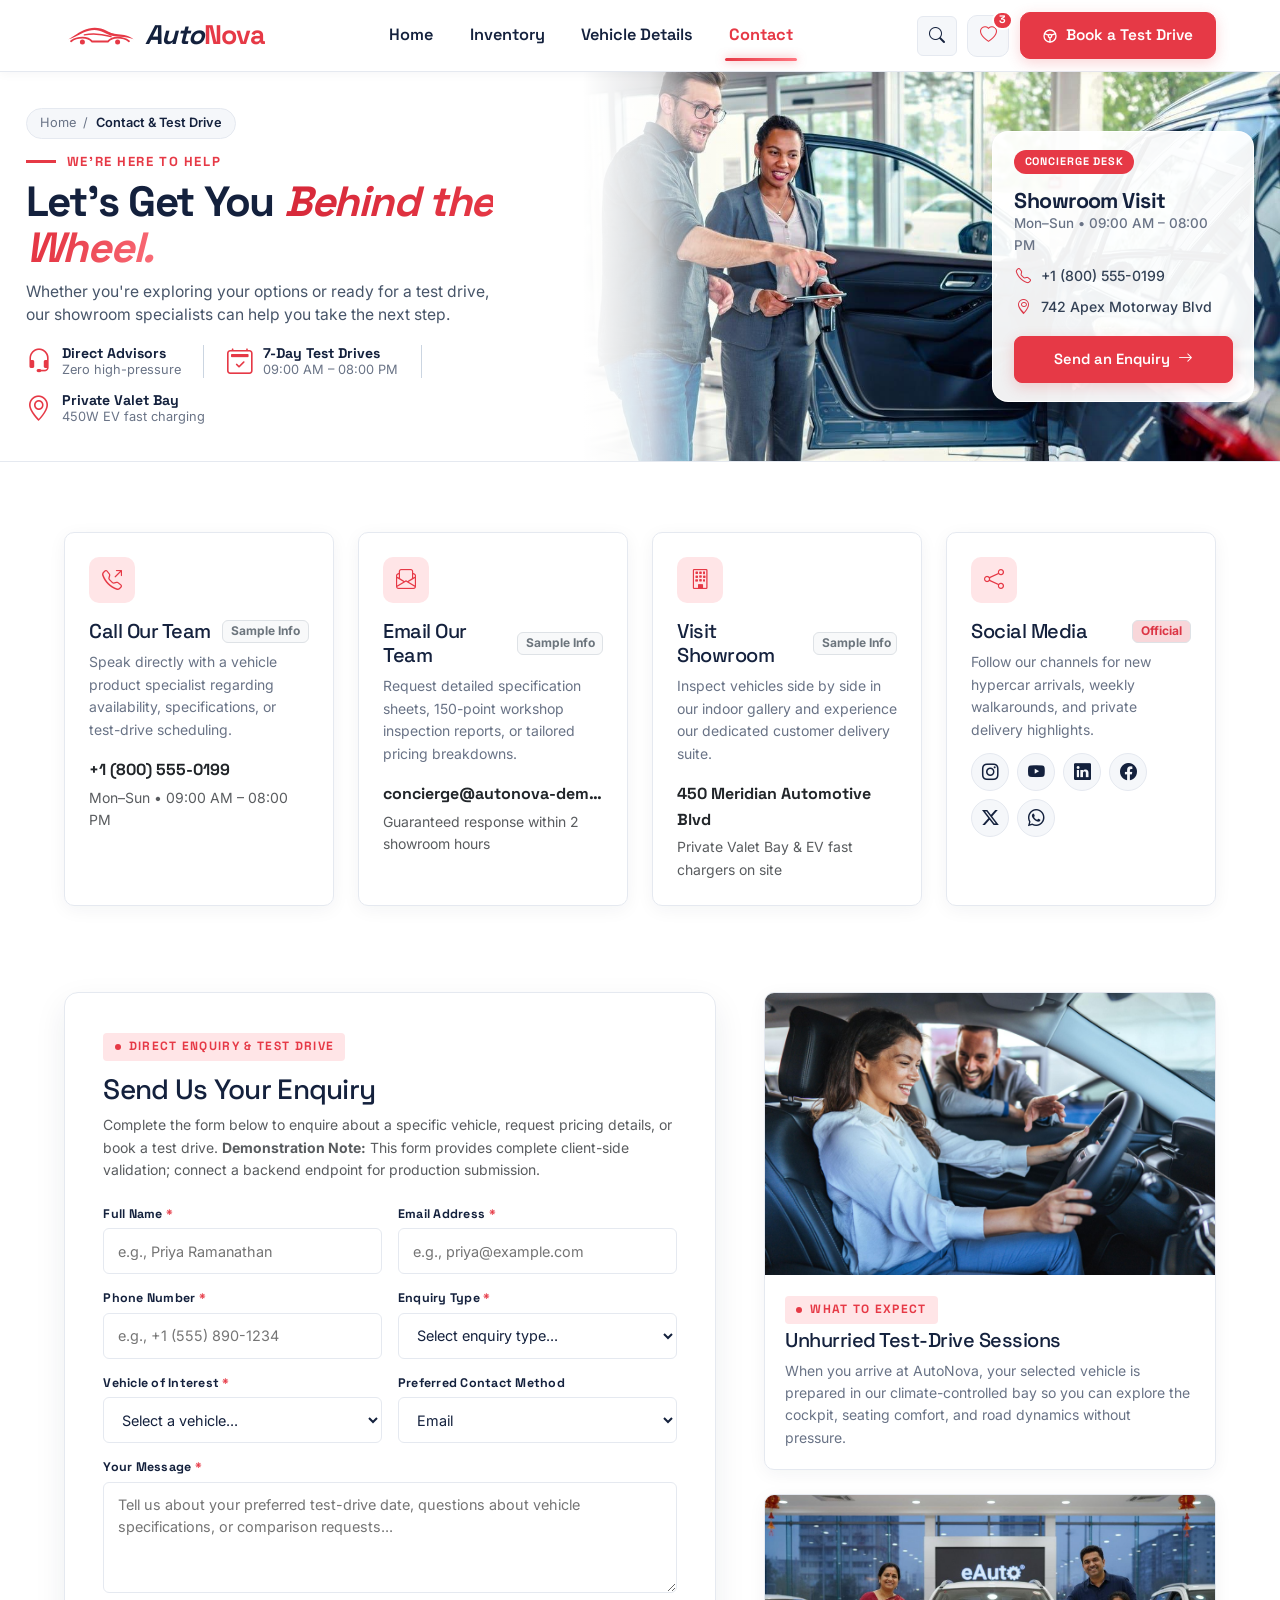
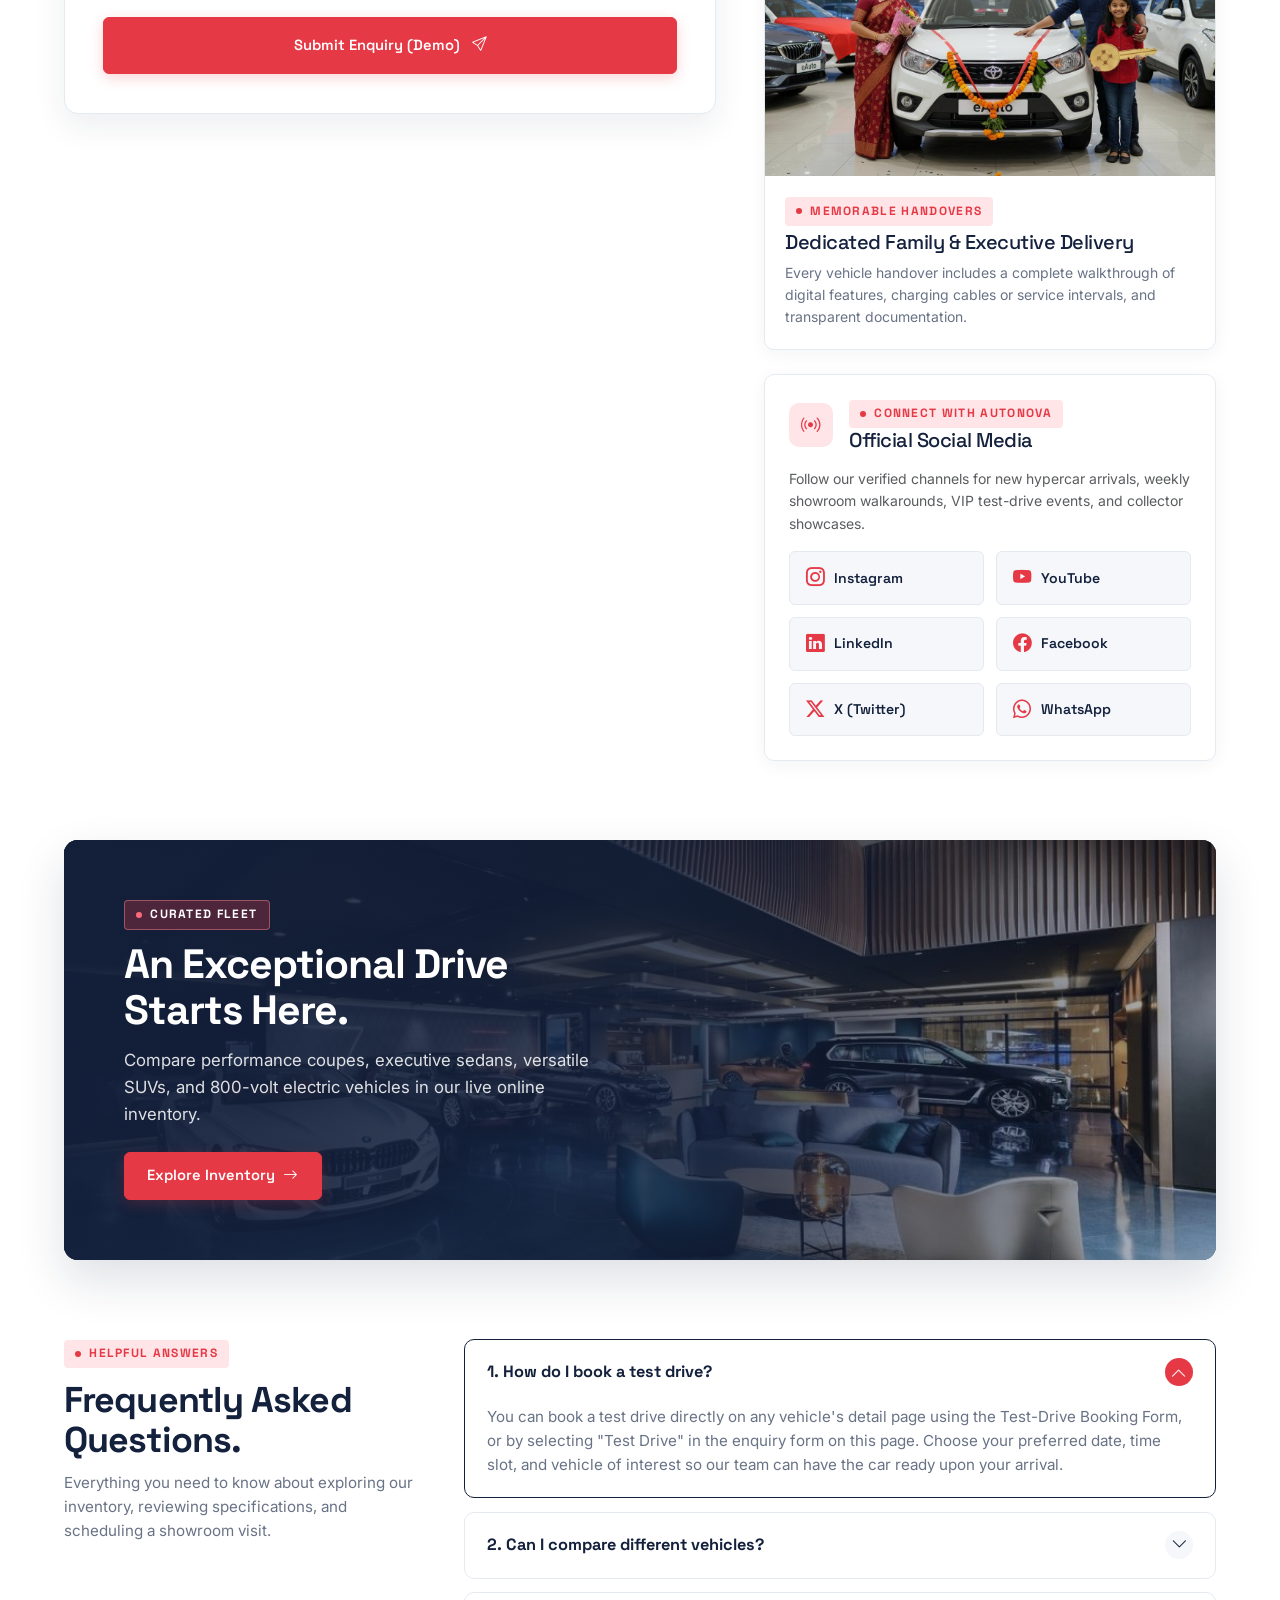
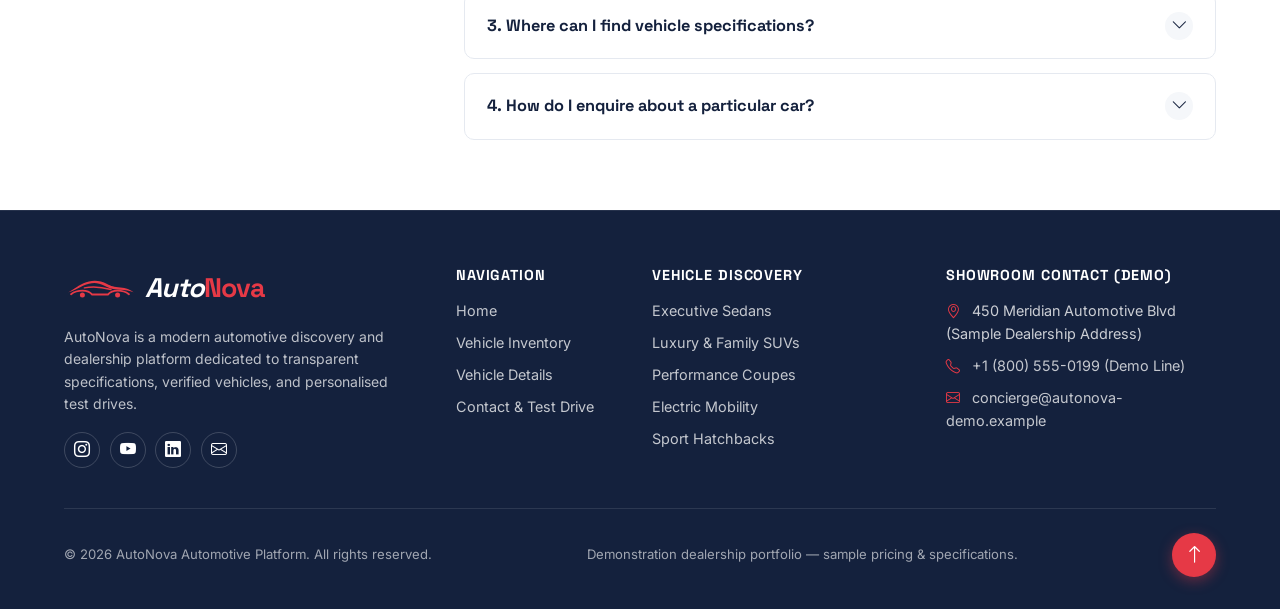
<file: contact.html>
<!DOCTYPE html>
<html lang="en">
<head>
  <meta charset="UTF-8">
  <meta name="viewport" content="width=device-width, initial-scale=1.0">
  <title>Contact &amp; Book a Test Drive | AutoNova Automotive Dealership</title>
  <meta name="description" content="Get in touch with the AutoNova showroom team to schedule a test drive, request vehicle pricing, or arrange a private viewing.">

  <!-- Google Fonts: Space Grotesk & Inter -->
  <link rel="preconnect" href="https://fonts.googleapis.com">
  <link rel="preconnect" href="https://fonts.gstatic.com" crossorigin>
  <link href="https://fonts.googleapis.com/css2?family=Inter:wght@400;500;600;700&family=Space+Grotesk:wght@600;700&display=swap" rel="stylesheet">

  <!-- Bootstrap 5.3 CSS & Bootstrap Icons CDN -->
  <link href="https://cdn.jsdelivr.net/npm/bootstrap@5.3.3/dist/css/bootstrap.min.css" rel="stylesheet">
  <link href="https://cdn.jsdelivr.net/npm/bootstrap-icons@1.11.3/font/bootstrap-icons.min.css" rel="stylesheet">

  <!-- Shared AutoNova Stylesheet -->
  <link rel="stylesheet" href="assets/css/style.css">

  <!-- AutoNova Sports-Coupe Favicon -->
  <link rel="icon" type="image/svg+xml" href="assets/images/favicon.svg">
  <link rel="alternate icon" href="assets/images/favicon.svg">
</head>
<body>
  <a href="#main-content" class="skip-link">Skip to main content</a>

  <!-- ====================================================================
       GLOBAL HEADER & NAVIGATION
       ==================================================================== -->
  <header class="an-header" role="banner">
    <div class="an-container an-header-inner">
      <a href="index.html" class="an-brand" aria-label="AutoNova Home">
        <svg class="an-brand-car-svg" viewBox="0 0 92 34" fill="none" xmlns="http://www.w3.org/2000/svg" aria-hidden="true">
          <path d="M4 22.5C10 20.5 16 14.5 25 10.5C34 6.5 45 6 55 11.5C60 14.2 64 15.2 72 16C79 16.7 85 18.8 89 22C84 20.4 78 19.3 71 19C62 18.6 56 16.5 51 13.5C43 8.8 34 9.2 25 13.5C17 17.3 11 21.2 4 22.5Z" fill="#E63946"/>
          <path d="M9 24.5C13 21.5 18 20 23.5 20C29 20 33.5 22 36 25H56C58.5 22 63 20 68.5 20C74 20 79 21.5 83 24.5" stroke="#E63946" stroke-width="2.4" stroke-linecap="round" stroke-linejoin="round"/>
          <path d="M26 16.5C35 14.5 47 15 60 18.5" stroke="#E63946" stroke-width="1.8" stroke-linecap="round"/>
          <circle cx="23.5" cy="25.5" r="3.2" fill="#E63946"/>
          <circle cx="68.5" cy="25.5" r="3.2" fill="#E63946"/>
        </svg>
        <span><span class="an-brand-auto">Auto</span><span class="an-brand-accent">Nova</span></span>
      </a>

      <nav aria-label="Primary Navigation">
        <ul class="an-nav-list">
          <li><a href="index.html" class="an-nav-link">Home</a></li>
          <li><a href="inventory.html" class="an-nav-link">Inventory</a></li>
          <li><a href="vehicle-details.html" class="an-nav-link">Vehicle Details</a></li>
          <li><a href="contact.html" class="an-nav-link active" aria-current="page">Contact</a></li>
        </ul>
      </nav>

      <div class="an-header-actions">
        <button
          type="button"
          class="an-search-trigger"
          id="headerSearchToggle"
          aria-label="Open vehicle search"
          aria-expanded="false"
          aria-controls="headerSearchBar"
        >
          <i class="bi bi-search" aria-hidden="true"></i>
        </button>

        <a
          href="inventory.html"
          class="an-header-fav-btn"
          aria-label="View shortlisted vehicles"
          title="Shortlisted Vehicles"
        >
          <i class="bi bi-heart" aria-hidden="true"></i>
          <span class="an-header-fav-badge">3</span>
        </a>

        <a href="#contact-form-section" class="btn-an-primary an-header-cta" style="border-radius: 10px;">
          <svg width="16" height="16" viewBox="0 0 24 24" fill="none" stroke="currentColor" stroke-width="2" stroke-linecap="round" stroke-linejoin="round" aria-hidden="true">
            <circle cx="12" cy="12" r="9"/>
            <circle cx="12" cy="12" r="2.5"/>
            <path d="M12 14.5V21"/>
            <path d="M9.8 10.8L3.6 8.5"/>
            <path d="M14.2 10.8L20.4 8.5"/>
          </svg>
          <span>Book a Test Drive</span>
        </a>

        <button
          type="button"
          class="an-menu-toggle"
          id="mobileMenuToggle"
          aria-label="Toggle navigation menu"
          aria-expanded="false"
          aria-controls="mobileNavPanel"
        >
          <i class="bi bi-list" aria-hidden="true"></i>
        </button>
      </div>
    </div>

    <!-- Compact Header Search Bar -->
    <div class="an-header-search-bar" id="headerSearchBar" role="region" aria-label="Quick Inventory Search">
      <div class="an-container">
        <form action="inventory.html" method="get" class="an-header-search-form">
          <label for="headerSearchInput" class="visually-hidden">Search by manufacturer, model, or category</label>
          <input
            type="search"
            id="headerSearchInput"
            name="q"
            class="an-header-search-input"
            placeholder="Search Mercedes-Benz, McLaren, Porsche Taycan, Hyundai IONIQ, BMW M4..."
          >
          <button type="submit" class="btn-an-primary">
            Search <i class="bi bi-arrow-right" aria-hidden="true"></i>
          </button>
        </form>
      </div>
    </div>

    <!-- Mobile & Tablet Navigation Panel (Includes Search & Favourites) -->
    <div class="an-mobile-nav" id="mobileNavPanel" aria-label="Mobile Navigation">
      <form action="inventory.html" method="get" class="an-mobile-search-form">
        <label for="mobileSearchInput" class="visually-hidden">Search vehicles by manufacturer or model</label>
        <input
          type="search"
          id="mobileSearchInput"
          name="q"
          class="an-mobile-search-input"
          placeholder="Search Tucson, McLaren, Taycan..."
        >
        <button type="submit" class="btn-an-primary py-2 px-3" aria-label="Search Inventory">
          <i class="bi bi-search" aria-hidden="true"></i>
        </button>
      </form>

      <ul class="an-mobile-nav-list">
        <li>
          <a href="index.html" class="an-mobile-nav-link">
            <span>Home</span>
            <i class="bi bi-chevron-right" aria-hidden="true"></i>
          </a>
        </li>
        <li>
          <a href="inventory.html" class="an-mobile-nav-link">
            <span>Inventory</span>
            <i class="bi bi-chevron-right" aria-hidden="true"></i>
          </a>
        </li>
        <li>
          <a href="vehicle-details.html" class="an-mobile-nav-link">
            <span>Vehicle Details</span>
            <i class="bi bi-chevron-right" aria-hidden="true"></i>
          </a>
        </li>
        <li>
          <a href="contact.html" class="an-mobile-nav-link active" aria-current="page">
            <span>Contact</span>
            <i class="bi bi-chevron-right" aria-hidden="true"></i>
          </a>
        </li>
      </ul>

      <a href="inventory.html" class="an-mobile-fav-row" aria-label="View shortlisted vehicles">
        <span><i class="bi bi-heart-fill text-accent-red me-2" aria-hidden="true"></i>Shortlisted Vehicles</span>
        <span class="an-header-fav-badge">3</span>
      </a>

      <div class="d-grid gap-2">
        <a href="#contact-form-section" class="btn-an-primary w-100">
          Book a Test Drive <i class="bi bi-arrow-right" aria-hidden="true"></i>
        </a>
      </div>
    </div>
  </header>

  <main id="main-content">
    <!-- ==================================================================
         SECTION 8.A — UNIFORM SUBPAGE HERO (CONTACT — 390PX STAGE)
         ================================================================== -->
    <section class="an-subpage-hero" aria-labelledby="contact-hero-heading">
      <div class="an-subpage-hero-bg">
        <img
          src="assets/images/41.jpg"
          alt="AutoNova sales specialist with tablet assisting a customer beside an SUV in the glass-walled showroom"
          class="an-subpage-hero-bg-img"
          width="1200"
          height="900"
        >
        <div class="an-subpage-hero-bg-fade" aria-hidden="true"></div>
      </div>

      <div class="an-container an-subpage-hero-inner">
        <div class="an-subpage-hero-row">
          <div class="an-subpage-hero-left">
            <nav aria-label="Breadcrumb">
              <ol class="an-breadcrumb">
                <li><a href="index.html">Home</a></li>
                <li aria-hidden="true">/</li>
                <li class="an-breadcrumb-current" aria-current="page">Contact &amp; Test Drive</li>
              </ol>
            </nav>
            <span class="an-snip-eyebrow hero-anim-eyebrow">WE'RE HERE TO HELP</span>
            <h1 class="an-subpage-title hero-anim-title" id="contact-hero-heading">
              Let's Get You <span class="text-accent-red">Behind the Wheel.</span>
            </h1>
            <p class="an-subpage-subtitle hero-anim-lead">
              Whether you're exploring your options or ready for a test drive, our showroom specialists can help you take the next step.
            </p>

            <div class="an-snip-cred-row hero-anim-cred" aria-label="Showroom Concierge Promises">
              <div class="an-snip-cred-item">
                <i class="bi bi-headset an-snip-cred-icon" aria-hidden="true"></i>
                <div>
                  <span class="an-snip-cred-title">Direct Advisors</span>
                  <span class="an-snip-cred-sub">Zero high-pressure</span>
                </div>
              </div>
              <div class="an-snip-cred-item">
                <i class="bi bi-calendar2-check an-snip-cred-icon" aria-hidden="true"></i>
                <div>
                  <span class="an-snip-cred-title">7-Day Test Drives</span>
                  <span class="an-snip-cred-sub">09:00 AM – 08:00 PM</span>
                </div>
              </div>
              <div class="an-snip-cred-item">
                <i class="bi bi-geo-alt an-snip-cred-icon" aria-hidden="true"></i>
                <div>
                  <span class="an-snip-cred-title">Private Valet Bay</span>
                  <span class="an-snip-cred-sub">450W EV fast charging</span>
                </div>
              </div>
            </div>
          </div>

          <div class="an-subpage-hero-right hero-anim-card">
            <div class="an-subpage-float-card">
              <span class="an-snip-featured-pill">CONCIERGE DESK</span>
              <h2 class="an-snip-card-title">Showroom Visit</h2>
              <span class="an-snip-card-sub">Mon–Sun • 09:00 AM – 08:00 PM</span>
              <ul class="an-snip-spec-list mt-2 mb-3">
                <li><i class="bi bi-telephone text-danger" aria-hidden="true"></i> <span>+1 (800) 555-0199</span></li>
                <li><i class="bi bi-geo-alt text-danger" aria-hidden="true"></i> <span>742 Apex Motorway Blvd</span></li>
              </ul>
              <a href="#contact-form-section" class="btn-an-primary an-snip-card-btn">
                Send an Enquiry <i class="bi bi-arrow-right" aria-hidden="true"></i>
              </a>
            </div>
          </div>
        </div>
      </div>
    </section>

    <!-- ==================================================================
         SECTION 8.B — FOUR CONTACT INFORMATION BLOCKS & SOCIAL CHANNELS
         ================================================================== -->
    <section class="an-section pb-3" aria-label="Dealership Contact Channels">
      <div class="an-container">
        <div class="row g-4" data-reveal>
          <!-- Block 1: Call Our Team -->
          <div class="col-12 col-md-6 col-lg-3">
            <div class="an-contact-card">
              <span class="an-contact-icon" aria-hidden="true">
                <i class="bi bi-telephone-outbound"></i>
              </span>
              <div class="d-flex align-items-center justify-content-between mb-2">
                <h2 class="h5 mb-0">Call Our Team</h2>
                <span class="badge bg-light text-secondary border">Sample Info</span>
              </div>
              <p class="small mb-3">
                Speak directly with a vehicle product specialist regarding availability, specifications, or test-drive scheduling.
              </p>
              <a href="tel:+18005550199" class="fw-bold text-dark d-block mb-1" style="font-family: var(--font-heading);">
                +1 (800) 555-0199
              </a>
              <span class="small text-muted d-block">
                Mon–Sun • 09:00 AM – 08:00 PM
              </span>
            </div>
          </div>

          <!-- Block 2: Email Our Team -->
          <div class="col-12 col-md-6 col-lg-3">
            <div class="an-contact-card">
              <span class="an-contact-icon" aria-hidden="true">
                <i class="bi bi-envelope-paper"></i>
              </span>
              <div class="d-flex align-items-center justify-content-between mb-2">
                <h2 class="h5 mb-0">Email Our Team</h2>
                <span class="badge bg-light text-secondary border">Sample Info</span>
              </div>
              <p class="small mb-3">
                Request detailed specification sheets, 150-point workshop inspection reports, or tailored pricing breakdowns.
              </p>
              <a href="mailto:concierge@autonova-demo.example" class="fw-bold text-dark d-block mb-1 text-truncate" style="font-family: var(--font-heading);">
                concierge@autonova-demo.example
              </a>
              <span class="small text-muted d-block">
                Guaranteed response within 2 showroom hours
              </span>
            </div>
          </div>

          <!-- Block 3: Visit the Showroom -->
          <div class="col-12 col-md-6 col-lg-3">
            <div class="an-contact-card">
              <span class="an-contact-icon" aria-hidden="true">
                <i class="bi bi-building"></i>
              </span>
              <div class="d-flex align-items-center justify-content-between mb-2">
                <h2 class="h5 mb-0">Visit Showroom</h2>
                <span class="badge bg-light text-secondary border">Sample Info</span>
              </div>
              <p class="small mb-3">
                Inspect vehicles side by side in our indoor gallery and experience our dedicated customer delivery suite.
              </p>
              <strong class="fw-bold text-dark d-block mb-1" style="font-family: var(--font-heading);">
                450 Meridian Automotive Blvd
              </strong>
              <span class="small text-muted d-block">
                Private Valet Bay &amp; EV fast chargers on site
              </span>
            </div>
          </div>

          <!-- Block 4: Connect on Social Media -->
          <div class="col-12 col-md-6 col-lg-3">
            <div class="an-contact-card">
              <span class="an-contact-icon" aria-hidden="true">
                <i class="bi bi-share"></i>
              </span>
              <div class="d-flex align-items-center justify-content-between mb-2">
                <h2 class="h5 mb-0">Social Media</h2>
                <span class="badge bg-danger-subtle text-danger border">Official</span>
              </div>
              <p class="small mb-2">
                Follow our channels for new hypercar arrivals, weekly walkarounds, and private delivery highlights.
              </p>
              <div class="an-contact-social-pills" aria-label="AutoNova Official Social Channels">
                <a href="https://instagram.com" target="_blank" rel="noopener noreferrer" class="an-contact-social-pill" aria-label="AutoNova on Instagram" title="Instagram">
                  <i class="bi bi-instagram" aria-hidden="true"></i>
                </a>
                <a href="https://youtube.com" target="_blank" rel="noopener noreferrer" class="an-contact-social-pill" aria-label="AutoNova on YouTube" title="YouTube">
                  <i class="bi bi-youtube" aria-hidden="true"></i>
                </a>
                <a href="https://linkedin.com" target="_blank" rel="noopener noreferrer" class="an-contact-social-pill" aria-label="AutoNova on LinkedIn" title="LinkedIn">
                  <i class="bi bi-linkedin" aria-hidden="true"></i>
                </a>
                <a href="https://facebook.com" target="_blank" rel="noopener noreferrer" class="an-contact-social-pill" aria-label="AutoNova on Facebook" title="Facebook">
                  <i class="bi bi-facebook" aria-hidden="true"></i>
                </a>
                <a href="https://x.com" target="_blank" rel="noopener noreferrer" class="an-contact-social-pill" aria-label="AutoNova on X (Twitter)" title="X (Twitter)">
                  <i class="bi bi-twitter-x" aria-hidden="true"></i>
                </a>
                <a href="https://whatsapp.com" target="_blank" rel="noopener noreferrer" class="an-contact-social-pill" aria-label="AutoNova on WhatsApp Concierge" title="WhatsApp Concierge">
                  <i class="bi bi-whatsapp" aria-hidden="true"></i>
                </a>
              </div>
            </div>
          </div>
        </div>
      </div>
    </section>

    <!-- ==================================================================
         SECTION 8.C — CONTACT & TEST-DRIVE ENQUIRY FORM
         ================================================================== -->
    <section class="an-section" id="contact-form-section" aria-labelledby="contact-form-heading">
      <div class="an-container">
        <div class="row g-4 g-xl-5 align-items-start">
          <!-- Left 7 Columns: Contact Form -->
          <div class="col-12 col-lg-7" data-reveal>
            <div class="an-form-card">
              <span class="an-eyebrow">DIRECT ENQUIRY &amp; TEST DRIVE</span>
              <h2 class="h3 mb-2" id="contact-form-heading">Send Us Your Enquiry</h2>
              <p class="small text-muted mb-4">
                Complete the form below to enquire about a specific vehicle, request pricing details, or book a test drive.
                <strong>Demonstration Note:</strong> This form provides complete client-side validation; connect a backend endpoint for production submission.
              </p>

              <form id="contactEnquiryForm" novalidate>
                <div class="row g-3">
                  <div class="col-12 col-md-6 an-field-group">
                    <label for="cfFullName" class="an-form-label">Full Name <span class="text-accent-red">*</span></label>
                    <input
                      type="text"
                      id="cfFullName"
                      class="an-input"
                      placeholder="e.g., Priya Ramanathan"
                      required
                      autocomplete="name"
                    >
                    <div class="an-field-error" role="alert">
                      <i class="bi bi-exclamation-circle" aria-hidden="true"></i>
                      <span>Please enter your full name.</span>
                    </div>
                  </div>

                  <div class="col-12 col-md-6 an-field-group">
                    <label for="cfEmail" class="an-form-label">Email Address <span class="text-accent-red">*</span></label>
                    <input
                      type="email"
                      id="cfEmail"
                      class="an-input"
                      placeholder="e.g., priya@example.com"
                      required
                      autocomplete="email"
                    >
                    <div class="an-field-error" role="alert">
                      <i class="bi bi-exclamation-circle" aria-hidden="true"></i>
                      <span>Please enter a valid email address.</span>
                    </div>
                  </div>

                  <div class="col-12 col-md-6 an-field-group">
                    <label for="cfPhone" class="an-form-label">Phone Number <span class="text-accent-red">*</span></label>
                    <input
                      type="tel"
                      id="cfPhone"
                      class="an-input"
                      placeholder="e.g., +1 (555) 890-1234"
                      required
                      autocomplete="tel"
                    >
                    <div class="an-field-error" role="alert">
                      <i class="bi bi-exclamation-circle" aria-hidden="true"></i>
                      <span>Please enter a valid phone number.</span>
                    </div>
                  </div>

                  <div class="col-12 col-md-6 an-field-group">
                    <label for="cfEnquiryType" class="an-form-label">Enquiry Type <span class="text-accent-red">*</span></label>
                    <select id="cfEnquiryType" class="an-select" required>
                      <option value="">Select enquiry type...</option>
                      <option value="Vehicle Enquiry">Vehicle Enquiry</option>
                      <option value="Test Drive">Test Drive</option>
                      <option value="Pricing Information">Pricing Information</option>
                      <option value="General Assistance">General Assistance</option>
                    </select>
                    <div class="an-field-error" role="alert">
                      <i class="bi bi-exclamation-circle" aria-hidden="true"></i>
                      <span>Please select an enquiry type.</span>
                    </div>
                  </div>

                  <div class="col-12 col-md-6 an-field-group">
                    <label for="cfVehicleInterest" class="an-form-label">Vehicle of Interest <span class="text-accent-red">*</span></label>
                    <select id="cfVehicleInterest" class="an-select" required>
                      <option value="">Select a vehicle...</option>
                      <option value="2024 Mercedes-Benz S 580 4MATIC ($126,900)">2024 Mercedes-Benz S 580 4MATIC ($126,900)</option>
                      <option value="2023 McLaren 720S Performance Coupe ($284,500)">2023 McLaren 720S Performance Coupe ($284,500)</option>
                      <option value="2024 Porsche Taycan Turbo S ($194,800)">2024 Porsche Taycan Turbo S ($194,800)</option>
                      <option value="2023 Mercedes-Benz EQC 400 4MATIC ($64,500)">2023 Mercedes-Benz EQC 400 4MATIC ($64,500)</option>
                      <option value="2024 Hyundai IONIQ 5 Limited AWD ($52,800)">2024 Hyundai IONIQ 5 Limited AWD ($52,800)</option>
                      <option value="2024 Polestar 4 Long Range Dual Motor ($68,900)">2024 Polestar 4 Long Range Dual Motor ($68,900)</option>
                      <option value="2024 Mercedes-Benz E 300 d AMG Line ($72,500)">2024 Mercedes-Benz E 300 d AMG Line ($72,500)</option>
                      <option value="2022 BMW M4 Heritage Edition 6-MT ($78,400)">2022 BMW M4 Heritage Edition 6-MT ($78,400)</option>
                      <option value="2024 Hyundai IONIQ 6 SE Long Range ($48,200)">2024 Hyundai IONIQ 6 SE Long Range ($48,200)</option>
                      <option value="2021 McLaren 570S Coupe ($188,500)">2021 McLaren 570S Coupe ($188,500)</option>
                      <option value="2023 Cupra Leon VZ Hybrid ($41,500)">2023 Cupra Leon VZ Hybrid ($41,500)</option>
                      <option value="2023 KGM Rexton Ultimate 4WD SUV ($46,900)">2023 KGM Rexton Ultimate 4WD SUV ($46,900)</option>
                      <option value="2024 Porsche Taycan 4S ($114,500)">2024 Porsche Taycan 4S ($114,500)</option>
                      <option value="2024 Ferrari Daytona SP3 Icona ($345,000)">2024 Ferrari Daytona SP3 Icona ($345,000)</option>
                      <option value="General Showroom / Undecided">General Showroom / Comparing Multiple Models</option>
                    </select>
                    <div class="an-field-error" role="alert">
                      <i class="bi bi-exclamation-circle" aria-hidden="true"></i>
                      <span>Please select a vehicle of interest.</span>
                    </div>
                  </div>

                  <div class="col-12 col-md-6 an-field-group">
                    <label for="cfContactMethod" class="an-form-label">Preferred Contact Method</label>
                    <select id="cfContactMethod" class="an-select">
                      <option value="Email">Email</option>
                      <option value="Phone Call">Phone Call</option>
                      <option value="Text / SMS">Text / SMS</option>
                    </select>
                  </div>

                  <div class="col-12 an-field-group">
                    <label for="cfMessage" class="an-form-label">Your Message <span class="text-accent-red">*</span></label>
                    <textarea
                      id="cfMessage"
                      class="an-input"
                      rows="4"
                      placeholder="Tell us about your preferred test-drive date, questions about vehicle specifications, or comparison requests..."
                      required
                    ></textarea>
                    <div class="an-field-error" role="alert">
                      <i class="bi bi-exclamation-circle" aria-hidden="true"></i>
                      <span>Please enter a message of at least 10 characters.</span>
                    </div>
                  </div>

                  <div class="col-12 pt-2">
                    <button type="submit" class="btn-an-primary w-100 py-3" id="cfSubmitBtn">
                      Submit Enquiry (Demo) <i class="bi bi-send ms-1" aria-hidden="true"></i>
                    </button>
                  </div>
                </div>

                <div id="cfFormFeedback" class="an-form-feedback" role="status" aria-live="polite"></div>
              </form>
            </div>
          </div>

          <!-- Right 5 Columns: Showroom Hospitality & Handover Visuals -->
          <div class="col-12 col-lg-5" data-reveal>
            <div class="d-flex flex-column gap-4">
              <div class="an-craft-card">
                <div class="an-craft-media">
                  <img
                    src="assets/images/39.jpg"
                    alt="Customer seated in the driver's seat talking with a showroom specialist before a test drive"
                    loading="lazy"
                    width="680"
                    height="450"
                  >
                </div>
                <div class="an-craft-body">
                  <span class="an-eyebrow mb-1">WHAT TO EXPECT</span>
                  <h3 class="h5 mb-2">Unhurried Test-Drive Sessions</h3>
                  <p class="small mb-0">
                    When you arrive at AutoNova, your selected vehicle is prepared in our climate-controlled bay so you can explore the cockpit, seating comfort, and road dynamics without pressure.
                  </p>
                </div>
              </div>

              <div class="an-craft-card">
                <div class="an-craft-media">
                  <img
                    src="assets/images/42.jpg"
                    alt="Proud family celebrating their new white SUV handover with a ceremonial key in the showroom"
                    loading="lazy"
                    width="680"
                    height="450"
                  >
                </div>
                <div class="an-craft-body">
                  <span class="an-eyebrow mb-1">MEMORABLE HANDOVERS</span>
                  <h3 class="h5 mb-2">Dedicated Family &amp; Executive Delivery</h3>
                  <p class="small mb-0">
                    Every vehicle handover includes a complete walkthrough of digital features, charging cables or service intervals, and transparent documentation.
                  </p>
                </div>
              </div>

              <!-- Official Social Channels Hub Card -->
              <div class="an-craft-card">
                <div class="p-4">
                  <div class="d-flex align-items-center gap-3 mb-3">
                    <span class="an-contact-icon mb-0" style="width: 44px; height: 44px; font-size: 1.25rem;">
                      <i class="bi bi-broadcast" aria-hidden="true"></i>
                    </span>
                    <div>
                      <span class="an-eyebrow mb-0">CONNECT WITH AUTONOVA</span>
                      <h3 class="h5 mb-0">Official Social Media</h3>
                    </div>
                  </div>
                  <p class="small text-muted mb-3">
                    Follow our verified channels for new hypercar arrivals, weekly showroom walkarounds, VIP test-drive events, and collector showcases.
                  </p>
                  <div class="an-social-grid" aria-label="AutoNova Social Network Links">
                    <a href="https://instagram.com" target="_blank" rel="noopener noreferrer" class="an-contact-social-btn" aria-label="AutoNova on Instagram">
                      <i class="bi bi-instagram" aria-hidden="true"></i>
                      <span>Instagram</span>
                    </a>
                    <a href="https://youtube.com" target="_blank" rel="noopener noreferrer" class="an-contact-social-btn" aria-label="AutoNova on YouTube">
                      <i class="bi bi-youtube" aria-hidden="true"></i>
                      <span>YouTube</span>
                    </a>
                    <a href="https://linkedin.com" target="_blank" rel="noopener noreferrer" class="an-contact-social-btn" aria-label="AutoNova on LinkedIn">
                      <i class="bi bi-linkedin" aria-hidden="true"></i>
                      <span>LinkedIn</span>
                    </a>
                    <a href="https://facebook.com" target="_blank" rel="noopener noreferrer" class="an-contact-social-btn" aria-label="AutoNova on Facebook">
                      <i class="bi bi-facebook" aria-hidden="true"></i>
                      <span>Facebook</span>
                    </a>
                    <a href="https://x.com" target="_blank" rel="noopener noreferrer" class="an-contact-social-btn" aria-label="AutoNova on X (Twitter)">
                      <i class="bi bi-twitter-x" aria-hidden="true"></i>
                      <span>X (Twitter)</span>
                    </a>
                    <a href="https://whatsapp.com" target="_blank" rel="noopener noreferrer" class="an-contact-social-btn" aria-label="AutoNova on WhatsApp Concierge">
                      <i class="bi bi-whatsapp" aria-hidden="true"></i>
                      <span>WhatsApp</span>
                    </a>
                  </div>
                </div>
              </div>
            </div>
          </div>
        </div>
      </div>
    </section>

    <!-- ==================================================================
         SECTION 8.D — TEST-DRIVE PROMOTION BANNER
         ================================================================== -->
    <section class="an-section py-2" aria-labelledby="promo-banner-heading">
      <div class="an-container">
        <div class="an-experience-banner" data-reveal>
          <img
            src="assets/images/3.jpg"
            alt="AutoNova luxury showroom and customer lounge showcasing white BMW 8 Series, grey 7 Series, and black X7 SUV"
            class="an-experience-bg"
            loading="lazy"
            width="1076"
            height="718"
          >
          <div class="an-experience-overlay" aria-hidden="true"></div>
          <div class="an-experience-content">
            <span class="an-eyebrow an-eyebrow-dark">CURATED FLEET</span>
            <h2 id="promo-banner-heading">An Exceptional Drive Starts Here.</h2>
            <p>
              Compare performance coupes, executive sedans, versatile SUVs, and 800-volt electric vehicles in our live online inventory.
            </p>
            <a href="inventory.html" class="btn-an-primary">
              Explore Inventory <i class="bi bi-arrow-right" aria-hidden="true"></i>
            </a>
          </div>
        </div>
      </div>
    </section>

    <!-- ==================================================================
         SECTION 8.E — FREQUENTLY ASKED QUESTIONS (4 ACCESSIBLE ACCORDIONS)
         ================================================================== -->
    <section class="an-section" aria-labelledby="faq-section-heading">
      <div class="an-container">
        <div class="row g-4 g-lg-5 align-items-start">
          <div class="col-12 col-lg-4" data-reveal>
            <span class="an-eyebrow">HELPFUL ANSWERS</span>
            <h2 class="an-section-title" id="faq-section-heading">Frequently Asked Questions.</h2>
            <p class="an-section-subtitle">
              Everything you need to know about exploring our inventory, reviewing specifications, and scheduling a showroom visit.
            </p>
          </div>

          <div class="col-12 col-lg-8" data-reveal>
            <div class="an-accordion" id="contactFaqAccordion">
              <!-- Question 1 -->
              <div class="an-accordion-item is-open">
                <h3 class="mb-0">
                  <button
                    type="button"
                    class="an-accordion-trigger"
                    aria-expanded="true"
                    aria-controls="faqPanel1"
                    id="faqTrigger1"
                  >
                    <span>1. How do I book a test drive?</span>
                    <span class="an-accordion-icon" aria-hidden="true"><i class="bi bi-chevron-down"></i></span>
                  </button>
                </h3>
                <div class="an-accordion-panel" id="faqPanel1" role="region" aria-labelledby="faqTrigger1">
                  You can book a test drive directly on any vehicle's detail page using the Test-Drive Booking Form, or by selecting "Test Drive" in the enquiry form on this page. Choose your preferred date, time slot, and vehicle of interest so our team can have the car ready upon your arrival.
                </div>
              </div>

              <!-- Question 2 -->
              <div class="an-accordion-item">
                <h3 class="mb-0">
                  <button
                    type="button"
                    class="an-accordion-trigger"
                    aria-expanded="false"
                    aria-controls="faqPanel2"
                    id="faqTrigger2"
                  >
                    <span>2. Can I compare different vehicles?</span>
                    <span class="an-accordion-icon" aria-hidden="true"><i class="bi bi-chevron-down"></i></span>
                  </button>
                </h3>
                <div class="an-accordion-panel" id="faqPanel2" role="region" aria-labelledby="faqTrigger2" hidden>
                  Yes. On our Vehicle Inventory page, you can filter vehicles by category (Sedan, SUV, Hatchback, Coupe, Electric), fuel type, transmission, model year, and price range. You can also tap the heart icon on any card to shortlist favourites, or use the quick vehicle switcher bar on the Vehicle Details page to compare specifications side by side.
                </div>
              </div>

              <!-- Question 3 -->
              <div class="an-accordion-item">
                <h3 class="mb-0">
                  <button
                    type="button"
                    class="an-accordion-trigger"
                    aria-expanded="false"
                    aria-controls="faqPanel3"
                    id="faqTrigger3"
                  >
                    <span>3. Where can I find vehicle specifications?</span>
                    <span class="an-accordion-icon" aria-hidden="true"><i class="bi bi-chevron-down"></i></span>
                  </button>
                </h3>
                <div class="an-accordion-panel" id="faqPanel3" role="region" aria-labelledby="faqTrigger3" hidden>
                  Click "View Details" on any vehicle card to open its dedicated Vehicle Details page. There you will find a 10-point overview summary, a 6-angle exterior and interior photo gallery with full-screen lightbox, a structured technical specification table, and a confirmed equipment list.
                </div>
              </div>

              <!-- Question 4 -->
              <div class="an-accordion-item">
                <h3 class="mb-0">
                  <button
                    type="button"
                    class="an-accordion-trigger"
                    aria-expanded="false"
                    aria-controls="faqPanel4"
                    id="faqTrigger4"
                  >
                    <span>4. How do I enquire about a particular car?</span>
                    <span class="an-accordion-icon" aria-hidden="true"><i class="bi bi-chevron-down"></i></span>
                  </button>
                </h3>
                <div class="an-accordion-panel" id="faqPanel4" role="region" aria-labelledby="faqTrigger4" hidden>
                  Select the specific vehicle from the "Vehicle of Interest" dropdown in the enquiry form above, or click "Enquire About This Vehicle" in the sticky summary panel on the Vehicle Details page. Include any questions about inspection history, specifications, or availability.
                </div>
              </div>
            </div>
          </div>
        </div>
      </div>
    </section>
  </main>

  <!-- ====================================================================
       GLOBAL FOOTER
       ==================================================================== -->
  <footer class="an-footer" role="contentinfo">
    <div class="an-container">
      <div class="row g-4">
        <div class="col-12 col-lg-4">
          <a href="index.html" class="an-brand an-footer-brand mb-3" aria-label="AutoNova Home">
            <svg class="an-brand-car-svg" viewBox="0 0 92 34" fill="none" xmlns="http://www.w3.org/2000/svg" aria-hidden="true">
              <path d="M4 22.5C10 20.5 16 14.5 25 10.5C34 6.5 45 6 55 11.5C60 14.2 64 15.2 72 16C79 16.7 85 18.8 89 22C84 20.4 78 19.3 71 19C62 18.6 56 16.5 51 13.5C43 8.8 34 9.2 25 13.5C17 17.3 11 21.2 4 22.5Z" fill="#E63946"/>
              <path d="M9 24.5C13 21.5 18 20 23.5 20C29 20 33.5 22 36 25H56C58.5 22 63 20 68.5 20C74 20 79 21.5 83 24.5" stroke="#E63946" stroke-width="2.4" stroke-linecap="round" stroke-linejoin="round"/>
              <path d="M26 16.5C35 14.5 47 15 60 18.5" stroke="#E63946" stroke-width="1.8" stroke-linecap="round"/>
              <circle cx="23.5" cy="25.5" r="3.2" fill="#E63946"/>
              <circle cx="68.5" cy="25.5" r="3.2" fill="#E63946"/>
            </svg>
            <span><span class="an-brand-auto">Auto</span><span class="an-brand-accent">Nova</span></span>
          </a>
          <p class="small mb-3" style="color: rgba(255,255,255,0.72); max-width: 36ch;">
            AutoNova is a modern automotive discovery and dealership platform dedicated to transparent specifications, verified vehicles, and personalised test drives.
          </p>
          <div class="an-social-row" aria-label="AutoNova Social Links">
            <a href="contact.html" class="an-social-link" aria-label="AutoNova on Instagram"><i class="bi bi-instagram" aria-hidden="true"></i></a>
            <a href="contact.html" class="an-social-link" aria-label="AutoNova on YouTube"><i class="bi bi-youtube" aria-hidden="true"></i></a>
            <a href="contact.html" class="an-social-link" aria-label="AutoNova on LinkedIn"><i class="bi bi-linkedin" aria-hidden="true"></i></a>
            <a href="contact.html" class="an-social-link" aria-label="Contact AutoNova via Email"><i class="bi bi-envelope" aria-hidden="true"></i></a>
          </div>
        </div>

        <div class="col-6 col-md-4 col-lg-2">
          <h3 class="an-footer-heading">Navigation</h3>
          <ul class="an-footer-links">
            <li><a href="index.html">Home</a></li>
            <li><a href="inventory.html">Vehicle Inventory</a></li>
            <li><a href="vehicle-details.html">Vehicle Details</a></li>
            <li><a href="contact.html">Contact &amp; Test Drive</a></li>
          </ul>
        </div>

        <div class="col-6 col-md-4 col-lg-3">
          <h3 class="an-footer-heading">Vehicle Discovery</h3>
          <ul class="an-footer-links">
            <li><a href="inventory.html?category=Sedan">Executive Sedans</a></li>
            <li><a href="inventory.html?category=SUV">Luxury &amp; Family SUVs</a></li>
            <li><a href="inventory.html?category=Coupe">Performance Coupes</a></li>
            <li><a href="inventory.html?category=Electric">Electric Mobility</a></li>
            <li><a href="inventory.html?category=Hatchback">Sport Hatchbacks</a></li>
          </ul>
        </div>

        <div class="col-12 col-md-4 col-lg-3">
          <h3 class="an-footer-heading">Showroom Contact (Demo)</h3>
          <ul class="an-footer-links">
            <li>
              <i class="bi bi-geo-alt text-accent-red me-2" aria-hidden="true"></i>
              <span>450 Meridian Automotive Blvd (Sample Dealership Address)</span>
            </li>
            <li>
              <i class="bi bi-telephone text-accent-red me-2" aria-hidden="true"></i>
              <a href="tel:+18005550199">+1 (800) 555-0199 (Demo Line)</a>
            </li>
            <li>
              <i class="bi bi-envelope text-accent-red me-2" aria-hidden="true"></i>
              <a href="mailto:concierge@autonova-demo.example">concierge@autonova-demo.example</a>
            </li>
          </ul>
        </div>
      </div>

      <div class="an-footer-bottom">
        <span>&copy; 2026 AutoNova Automotive Platform. All rights reserved.</span>
        <span>Demonstration dealership portfolio — sample pricing &amp; specifications.</span>
        <button type="button" class="an-footer-back-to-top" data-scroll-top aria-label="Scroll back to top of page">
          <i class="bi bi-arrow-up" aria-hidden="true"></i>
        </button>
      </div>
    </div>
  </footer>

  <!-- Shared AutoNova JavaScript -->
  <script src="assets/js/main.js"></script>
</body>
</html>
</file>
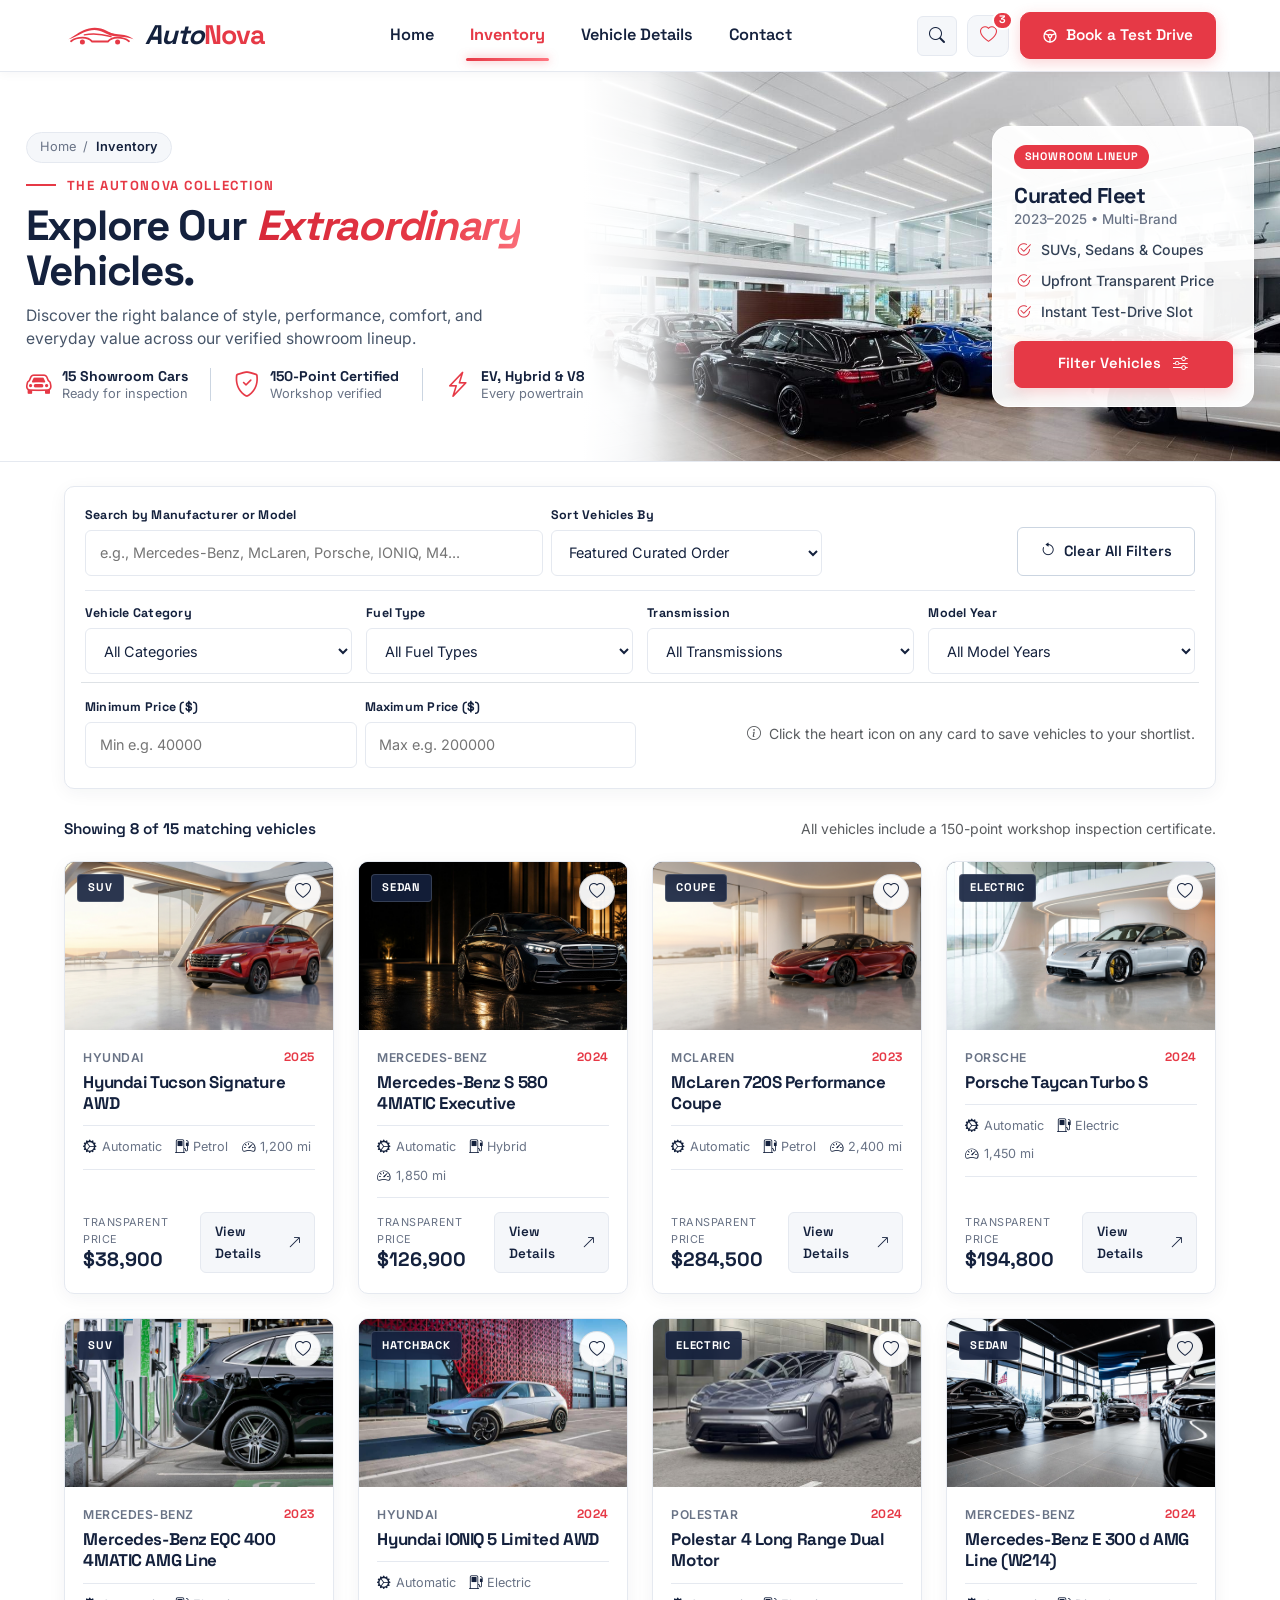
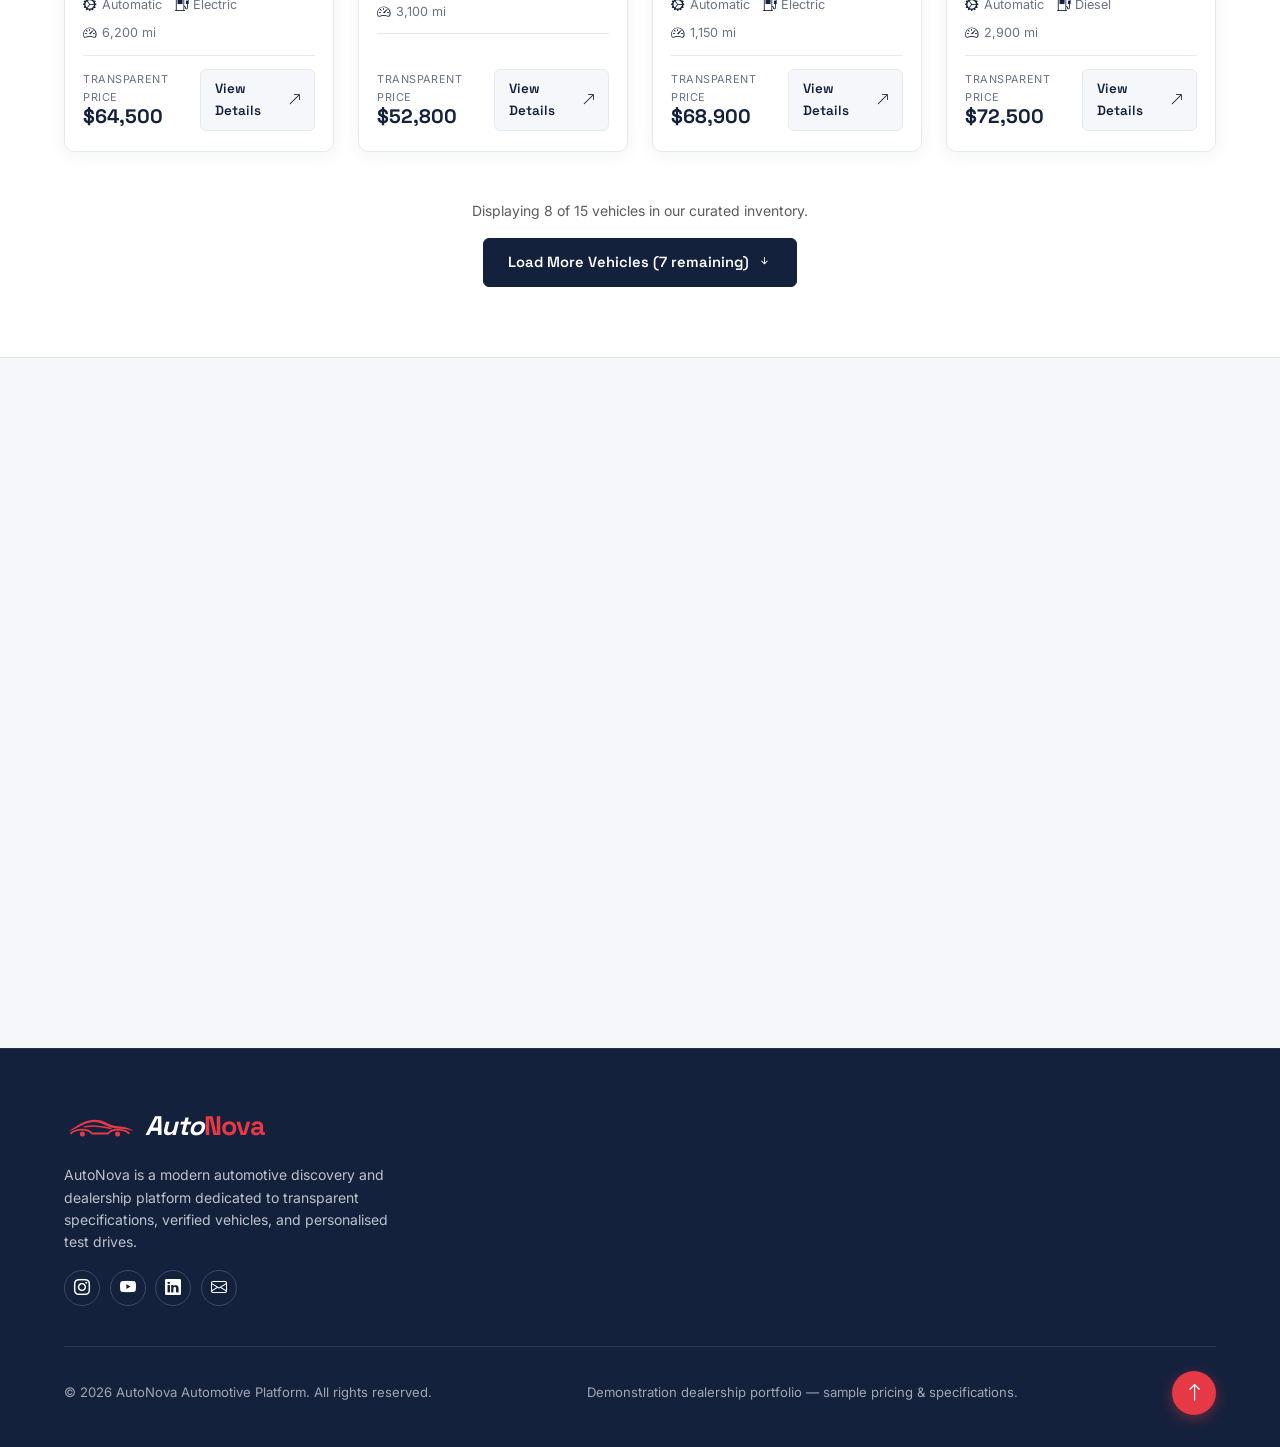
<file: inventory.html>
<!DOCTYPE html>
<html lang="en">
<head>
  <meta charset="UTF-8">
  <meta name="viewport" content="width=device-width, initial-scale=1.0">
  <title>Vehicle Inventory | AutoNova Premium Automotive Marketplace</title>
  <meta name="description" content="Search, filter, and sort AutoNova's curated collection of sedans, SUVs, coupes, hatchbacks, and electric vehicles with transparent pricing.">

  <!-- Google Fonts: Space Grotesk & Inter -->
  <link rel="preconnect" href="https://fonts.googleapis.com">
  <link rel="preconnect" href="https://fonts.gstatic.com" crossorigin>
  <link href="https://fonts.googleapis.com/css2?family=Inter:wght@400;500;600;700&family=Space+Grotesk:wght@600;700&display=swap" rel="stylesheet">

  <!-- Bootstrap 5.3 CSS & Bootstrap Icons CDN -->
  <link href="https://cdn.jsdelivr.net/npm/bootstrap@5.3.3/dist/css/bootstrap.min.css" rel="stylesheet">
  <link href="https://cdn.jsdelivr.net/npm/bootstrap-icons@1.11.3/font/bootstrap-icons.min.css" rel="stylesheet">

  <!-- Shared AutoNova Stylesheet -->
  <link rel="stylesheet" href="assets/css/style.css">

  <!-- AutoNova Sports-Coupe Favicon -->
  <link rel="icon" type="image/svg+xml" href="assets/images/favicon.svg">
  <link rel="alternate icon" href="assets/images/favicon.svg">
</head>
<body>
  <a href="#main-content" class="skip-link">Skip to main content</a>

  <!-- ====================================================================
       GLOBAL HEADER & NAVIGATION
       ==================================================================== -->
  <header class="an-header" role="banner">
    <div class="an-container an-header-inner">
      <a href="index.html" class="an-brand" aria-label="AutoNova Home">
        <svg class="an-brand-car-svg" viewBox="0 0 92 34" fill="none" xmlns="http://www.w3.org/2000/svg" aria-hidden="true">
          <path d="M4 22.5C10 20.5 16 14.5 25 10.5C34 6.5 45 6 55 11.5C60 14.2 64 15.2 72 16C79 16.7 85 18.8 89 22C84 20.4 78 19.3 71 19C62 18.6 56 16.5 51 13.5C43 8.8 34 9.2 25 13.5C17 17.3 11 21.2 4 22.5Z" fill="#E63946"/>
          <path d="M9 24.5C13 21.5 18 20 23.5 20C29 20 33.5 22 36 25H56C58.5 22 63 20 68.5 20C74 20 79 21.5 83 24.5" stroke="#E63946" stroke-width="2.4" stroke-linecap="round" stroke-linejoin="round"/>
          <path d="M26 16.5C35 14.5 47 15 60 18.5" stroke="#E63946" stroke-width="1.8" stroke-linecap="round"/>
          <circle cx="23.5" cy="25.5" r="3.2" fill="#E63946"/>
          <circle cx="68.5" cy="25.5" r="3.2" fill="#E63946"/>
        </svg>
        <span><span class="an-brand-auto">Auto</span><span class="an-brand-accent">Nova</span></span>
      </a>

      <nav aria-label="Primary Navigation">
        <ul class="an-nav-list">
          <li><a href="index.html" class="an-nav-link">Home</a></li>
          <li><a href="inventory.html" class="an-nav-link active" aria-current="page">Inventory</a></li>
          <li><a href="vehicle-details.html" class="an-nav-link">Vehicle Details</a></li>
          <li><a href="contact.html" class="an-nav-link">Contact</a></li>
        </ul>
      </nav>

      <div class="an-header-actions">
        <button
          type="button"
          class="an-search-trigger"
          id="headerSearchToggle"
          aria-label="Open vehicle search"
          aria-expanded="false"
          aria-controls="headerSearchBar"
        >
          <i class="bi bi-search" aria-hidden="true"></i>
        </button>

        <a
          href="inventory.html"
          class="an-header-fav-btn"
          aria-label="View shortlisted vehicles"
          title="Shortlisted Vehicles"
        >
          <i class="bi bi-heart" aria-hidden="true"></i>
          <span class="an-header-fav-badge">3</span>
        </a>

        <a href="contact.html#contact-form-section" class="btn-an-primary an-header-cta" style="border-radius: 10px;">
          <svg width="16" height="16" viewBox="0 0 24 24" fill="none" stroke="currentColor" stroke-width="2" stroke-linecap="round" stroke-linejoin="round" aria-hidden="true">
            <circle cx="12" cy="12" r="9"/>
            <circle cx="12" cy="12" r="2.5"/>
            <path d="M12 14.5V21"/>
            <path d="M9.8 10.8L3.6 8.5"/>
            <path d="M14.2 10.8L20.4 8.5"/>
          </svg>
          <span>Book a Test Drive</span>
        </a>

        <button
          type="button"
          class="an-menu-toggle"
          id="mobileMenuToggle"
          aria-label="Toggle navigation menu"
          aria-expanded="false"
          aria-controls="mobileNavPanel"
        >
          <i class="bi bi-list" aria-hidden="true"></i>
        </button>
      </div>
    </div>

    <!-- Compact Header Search Bar -->
    <div class="an-header-search-bar" id="headerSearchBar" role="region" aria-label="Quick Inventory Search">
      <div class="an-container">
        <form action="inventory.html" method="get" class="an-header-search-form">
          <label for="headerSearchInput" class="visually-hidden">Search by manufacturer, model, or category</label>
          <input
            type="search"
            id="headerSearchInput"
            name="q"
            class="an-header-search-input"
            placeholder="Search Mercedes-Benz, McLaren, Porsche Taycan, Hyundai IONIQ, BMW M4..."
          >
          <button type="submit" class="btn-an-primary">
            Search <i class="bi bi-arrow-right" aria-hidden="true"></i>
          </button>
        </form>
      </div>
    </div>

    <!-- Mobile Navigation Panel -->
    <div class="an-mobile-nav" id="mobileNavPanel" aria-label="Mobile Navigation">
      <form action="inventory.html" method="get" class="an-mobile-search-form">
        <label for="mobileSearchInput" class="visually-hidden">Search vehicles by manufacturer or model</label>
        <input
          type="search"
          id="mobileSearchInput"
          name="q"
          class="an-mobile-search-input"
          placeholder="Search Tucson, McLaren, Taycan..."
        >
        <button type="submit" class="btn-an-primary py-2 px-3" aria-label="Search Inventory">
          <i class="bi bi-search" aria-hidden="true"></i>
        </button>
      </form>

      <ul class="an-mobile-nav-list">
        <li>
          <a href="index.html" class="an-mobile-nav-link">
            <span>Home</span>
            <i class="bi bi-chevron-right" aria-hidden="true"></i>
          </a>
        </li>
        <li>
          <a href="inventory.html" class="an-mobile-nav-link active" aria-current="page">
            <span>Inventory</span>
            <i class="bi bi-chevron-right" aria-hidden="true"></i>
          </a>
        </li>
        <li>
          <a href="vehicle-details.html" class="an-mobile-nav-link">
            <span>Vehicle Details</span>
            <i class="bi bi-chevron-right" aria-hidden="true"></i>
          </a>
        </li>
        <li>
          <a href="contact.html" class="an-mobile-nav-link">
            <span>Contact</span>
            <i class="bi bi-chevron-right" aria-hidden="true"></i>
          </a>
        </li>
      </ul>

      <a href="inventory.html" class="an-mobile-fav-row" aria-label="View shortlisted vehicles">
        <span><i class="bi bi-heart-fill text-accent-red me-2" aria-hidden="true"></i>Shortlisted Vehicles</span>
        <span class="an-header-fav-badge">3</span>
      </a>

      <div class="d-grid gap-2">
        <a href="contact.html#contact-form-section" class="btn-an-primary w-100">
          Book a Test Drive <i class="bi bi-arrow-right" aria-hidden="true"></i>
        </a>
      </div>
    </div>
  </header>

  <main id="main-content">
    <!-- ==================================================================
         SECTION 6.A — UNIFORM SUBPAGE HERO (INVENTORY — 390PX STAGE)
         ================================================================== -->
    <section class="an-subpage-hero" aria-labelledby="inventory-page-heading">
      <div class="an-subpage-hero-bg">
        <img
          src="assets/images/5.jpg"
          alt="AutoNova multi-brand luxury and exotic showroom featuring Mercedes-AMG, Maserati, and Audi models"
          class="an-subpage-hero-bg-img"
          width="1289"
          height="860"
        >
        <div class="an-subpage-hero-bg-fade" aria-hidden="true"></div>
      </div>

      <div class="an-container an-subpage-hero-inner">
        <div class="an-subpage-hero-row">
          <div class="an-subpage-hero-left">
            <nav aria-label="Breadcrumb">
              <ol class="an-breadcrumb">
                <li><a href="index.html">Home</a></li>
                <li aria-hidden="true">/</li>
                <li class="an-breadcrumb-current" aria-current="page">Inventory</li>
              </ol>
            </nav>
            <span class="an-snip-eyebrow hero-anim-eyebrow">THE AUTONOVA COLLECTION</span>
            <h1 class="an-subpage-title hero-anim-title" id="inventory-page-heading">
              Explore Our <span class="text-accent-red">Extraordinary</span> Vehicles.
            </h1>
            <p class="an-subpage-subtitle hero-anim-lead">
              Discover the right balance of style, performance, comfort, and everyday value across our verified showroom lineup.
            </p>

            <div class="an-snip-cred-row hero-anim-cred" aria-label="Showroom Inventory Highlights">
              <div class="an-snip-cred-item">
                <i class="bi bi-car-front an-snip-cred-icon" aria-hidden="true"></i>
                <div>
                  <span class="an-snip-cred-title">15 Showroom Cars</span>
                  <span class="an-snip-cred-sub">Ready for inspection</span>
                </div>
              </div>
              <div class="an-snip-cred-item">
                <i class="bi bi-shield-check an-snip-cred-icon" aria-hidden="true"></i>
                <div>
                  <span class="an-snip-cred-title">150-Point Certified</span>
                  <span class="an-snip-cred-sub">Workshop verified</span>
                </div>
              </div>
              <div class="an-snip-cred-item">
                <i class="bi bi-lightning-charge an-snip-cred-icon" aria-hidden="true"></i>
                <div>
                  <span class="an-snip-cred-title">EV, Hybrid &amp; V8</span>
                  <span class="an-snip-cred-sub">Every powertrain</span>
                </div>
              </div>
            </div>
          </div>

          <div class="an-subpage-hero-right hero-anim-card">
            <div class="an-subpage-float-card">
              <span class="an-snip-featured-pill">SHOWROOM LINEUP</span>
              <h2 class="an-snip-card-title">Curated Fleet</h2>
              <span class="an-snip-card-sub">2023–2025 • Multi-Brand</span>
              <ul class="an-snip-spec-list mt-2 mb-3">
                <li><i class="bi bi-check2-circle text-danger" aria-hidden="true"></i> <span>SUVs, Sedans &amp; Coupes</span></li>
                <li><i class="bi bi-check2-circle text-danger" aria-hidden="true"></i> <span>Upfront Transparent Price</span></li>
                <li><i class="bi bi-check2-circle text-danger" aria-hidden="true"></i> <span>Instant Test-Drive Slot</span></li>
              </ul>
              <a href="#filterSearch" class="btn-an-primary an-snip-card-btn">
                Filter Vehicles <i class="bi bi-sliders ms-1" aria-hidden="true"></i>
              </a>
            </div>
          </div>
        </div>
      </div>
    </section>

    <!-- ==================================================================
         SECTION 6.B, 6.C, 6.D, 6.E — FILTER SYSTEM, GRID, EMPTY STATE & LOAD MORE
         ================================================================== -->
    <section class="an-section pt-4" aria-label="Vehicle Search and Results">
      <div class="an-container">
        <!-- Search & Filter Toolbar -->
        <div class="an-filter-panel" role="search" aria-label="Filter vehicles">
          <div class="row g-2 align-items-end">
            <!-- Always visible Search Input -->
            <div class="col-12 col-md-7 col-lg-5">
              <label for="filterSearch" class="an-form-label">Search by Manufacturer or Model</label>
              <div class="position-relative">
                <input
                  type="search"
                  id="filterSearch"
                  class="an-input"
                  placeholder="e.g., Mercedes-Benz, McLaren, Porsche, IONIQ, M4..."
                >
              </div>
            </div>

            <!-- Always visible Sort Control on Tablet/Desktop -->
            <div class="col-12 col-sm-6 col-md-5 col-lg-3">
              <label for="filterSort" class="an-form-label">Sort Vehicles By</label>
              <select id="filterSort" class="an-select">
                <option value="featured">Featured Curated Order</option>
                <option value="price-asc">Price: Low to High</option>
                <option value="price-desc">Price: High to Low</option>
                <option value="newest">Model Year: Newest First</option>
              </select>
            </div>

            <!-- Mobile Filter Drawer Button -->
            <div class="col-12 col-sm-6 d-md-none mt-2">
              <button
                type="button"
                class="btn-an-outline w-100"
                id="mobileFilterToggleBtn"
                aria-expanded="false"
                aria-controls="filterCollapsibleArea"
              >
                <i class="bi bi-sliders" aria-hidden="true"></i>
                <span>Filter &amp; Sort Vehicles</span>
              </button>
            </div>

            <!-- Desktop Quick Reset Button -->
            <div class="col-12 col-lg-4 d-none d-lg-flex justify-content-end">
              <button type="button" class="btn-an-outline" id="clearFiltersBtn">
                <i class="bi bi-arrow-counterclockwise" aria-hidden="true"></i>
                Clear All Filters
              </button>
            </div>
          </div>

          <!-- Collapsible Filter Controls on Mobile / Always Open on Tablet & Desktop -->
          <div class="an-filter-collapsible" id="filterCollapsibleArea">
            <div class="an-filter-grid-secondary">
              <div>
                <label for="filterCategory" class="an-form-label">Vehicle Category</label>
                <select id="filterCategory" class="an-select">
                  <option value="all">All Categories</option>
                  <option value="Sedan">Sedan</option>
                  <option value="SUV">SUV</option>
                  <option value="Hatchback">Hatchback</option>
                  <option value="Coupe">Coupe</option>
                  <option value="Electric">Electric</option>
                </select>
              </div>

              <div>
                <label for="filterFuel" class="an-form-label">Fuel Type</label>
                <select id="filterFuel" class="an-select">
                  <option value="all">All Fuel Types</option>
                  <option value="Petrol">Petrol</option>
                  <option value="Diesel">Diesel</option>
                  <option value="Hybrid">Hybrid</option>
                  <option value="Electric">Electric</option>
                </select>
              </div>

              <div>
                <label for="filterTransmission" class="an-form-label">Transmission</label>
                <select id="filterTransmission" class="an-select">
                  <option value="all">All Transmissions</option>
                  <option value="Automatic">Automatic</option>
                  <option value="Manual">Manual</option>
                </select>
              </div>

              <div>
                <label for="filterYear" class="an-form-label">Model Year</label>
                <select id="filterYear" class="an-select">
                  <option value="all">All Model Years</option>
                  <option value="2024">2024</option>
                  <option value="2023">2023</option>
                  <option value="2022">2022</option>
                  <option value="2021">2021</option>
                </select>
              </div>

              <div class="d-grid d-lg-none">
                <button type="button" class="btn-an-outline" onclick="document.getElementById('clearFiltersBtn').click()">
                  Clear Filters
                </button>
              </div>
            </div>

            <!-- Price Range Row -->
            <div class="row g-2 mt-2 pt-2 border-top align-items-center">
              <div class="col-6 col-sm-4 col-md-3">
                <label for="filterMinPrice" class="an-form-label">Minimum Price ($)</label>
                <input
                  type="number"
                  id="filterMinPrice"
                  class="an-input"
                  placeholder="Min e.g. 40000"
                  min="0"
                  step="5000"
                >
              </div>
              <div class="col-6 col-sm-4 col-md-3">
                <label for="filterMaxPrice" class="an-form-label">Maximum Price ($)</label>
                <input
                  type="number"
                  id="filterMaxPrice"
                  class="an-input"
                  placeholder="Max e.g. 200000"
                  min="0"
                  step="5000"
                >
              </div>
              <div class="col-12 col-sm-4 col-md-6 text-md-end">
                <span class="small text-muted">
                  <i class="bi bi-info-circle me-1" aria-hidden="true"></i>
                  Click the heart icon on any card to save vehicles to your shortlist.
                </span>
              </div>
            </div>
          </div>
        </div>

        <!-- Status Bar & Result Count -->
        <div class="an-inventory-status-bar">
          <div class="an-results-counter" id="inventoryResultsCount" aria-live="polite">
            Showing <strong>8</strong> of <strong>14</strong> matching vehicles
          </div>
          <div class="small text-muted">
            All vehicles include a 150-point workshop inspection certificate.
          </div>
        </div>

        <!-- Inventory Vehicle Grid -->
        <div class="an-vehicle-grid" id="inventoryVehiclesGrid" aria-live="polite"></div>

        <!-- Section 6.D: Friendly Empty State -->
        <div class="an-empty-state" id="inventoryEmptyState" hidden>
          <div class="an-empty-icon" aria-hidden="true">
            <i class="bi bi-search"></i>
          </div>
          <h2 class="h4 mb-2">No vehicles match your filters.</h2>
          <p class="mb-4">
            Try adjusting your price range, clearing a fuel or transmission filter, or searching for a broader manufacturer name.
          </p>
          <button type="button" class="btn-an-primary" id="emptyStateClearBtn">
            Clear Filters <i class="bi bi-arrow-counterclockwise" aria-hidden="true"></i>
          </button>
        </div>

        <!-- Section 6.E: Load More Pagination Control -->
        <div class="text-center mt-5" id="loadMoreWrapper">
          <p class="small text-muted mb-3" id="loadMoreStatus">
            Displaying 8 of 14 vehicles in our curated inventory.
          </p>
          <button type="button" class="btn-an-secondary px-4" id="loadMoreBtn">
            Load More Vehicles (6 remaining) <i class="bi bi-arrow-down-short" aria-hidden="true"></i>
          </button>
        </div>
      </div>
    </section>

    <!-- ==================================================================
         CERTIFIED WORKSHOP & SHOWROOM QUALITY STRIP
         ================================================================== -->
    <section class="an-section an-section-soft border-top" aria-labelledby="quality-assurance-heading">
      <div class="an-container">
        <div class="row align-items-center g-4 mb-4" data-reveal>
          <div class="col-12 col-lg-7">
            <span class="an-eyebrow">AUTONOVA TECHNICAL ASSURANCE</span>
            <h2 class="an-section-title mb-2" id="quality-assurance-heading">Every Vehicle Inspected Inside &amp; Out.</h2>
            <p class="an-section-subtitle">
              Before a vehicle is listed on our marketplace, our master technicians verify undercarriage integrity, braking systems, and diagnostic electronics on our hydraulic lifts.
            </p>
          </div>
          <div class="col-12 col-lg-5 text-lg-end">
            <a href="contact.html" class="btn-an-primary">
              Request an Inspection Report <i class="bi bi-arrow-right" aria-hidden="true"></i>
            </a>
          </div>
        </div>

        <div class="row g-4" data-reveal>
          <div class="col-12 col-md-4">
            <div class="an-craft-card">
              <div class="an-craft-media">
                <img
                  src="assets/images/34.jpg"
                  alt="Technician in navy uniform and white gloves inspecting a vehicle undercarriage on a hydraulic lift"
                  loading="lazy"
                  width="680"
                  height="450"
                >
              </div>
              <div class="an-craft-body">
                <h3 class="an-craft-title">Undercarriage &amp; Chassis Audit</h3>
                <p class="small mb-0">
                  Full lift examination of suspension arms, exhaust routing, subframes, and EV battery enclosures.
                </p>
              </div>
            </div>
          </div>
          <div class="col-12 col-md-4">
            <div class="an-craft-card">
              <div class="an-craft-media">
                <img
                  src="assets/images/36.jpg"
                  alt="Three service technicians inspecting wheels and brakes on a white hatchback raised on a lift"
                  loading="lazy"
                  width="680"
                  height="450"
                >
              </div>
              <div class="an-craft-body">
                <h3 class="an-craft-title">Wheel, Rotor &amp; Tire Servicing</h3>
                <p class="small mb-0">
                  Precision measurement of brake pad thickness, rotor runout, wheel balance, and tire load ratings.
                </p>
              </div>
            </div>
          </div>
          <div class="col-12 col-md-4">
            <div class="an-craft-card">
              <div class="an-craft-media">
                <img
                  src="assets/images/8.jpg"
                  alt="High-angle sunlit overview of the AutoNova showroom floor featuring Mercedes-Maybach and executive sedans"
                  loading="lazy"
                  width="680"
                  height="450"
                >
              </div>
              <div class="an-craft-body">
                <h3 class="an-craft-title">Climate-Controlled Presentation</h3>
                <p class="small mb-0">
                  Prepared and displayed indoors in our sunlit showroom, ready for immediate inspection and test drives.
                </p>
              </div>
            </div>
          </div>
        </div>
      </div>
    </section>
  </main>

  <!-- ====================================================================
       GLOBAL FOOTER
       ==================================================================== -->
  <footer class="an-footer" role="contentinfo">
    <div class="an-container">
      <div class="row g-4">
        <div class="col-12 col-lg-4">
          <a href="index.html" class="an-brand an-footer-brand mb-3" aria-label="AutoNova Home">
            <svg class="an-brand-car-svg" viewBox="0 0 92 34" fill="none" xmlns="http://www.w3.org/2000/svg" aria-hidden="true">
              <path d="M4 22.5C10 20.5 16 14.5 25 10.5C34 6.5 45 6 55 11.5C60 14.2 64 15.2 72 16C79 16.7 85 18.8 89 22C84 20.4 78 19.3 71 19C62 18.6 56 16.5 51 13.5C43 8.8 34 9.2 25 13.5C17 17.3 11 21.2 4 22.5Z" fill="#E63946"/>
              <path d="M9 24.5C13 21.5 18 20 23.5 20C29 20 33.5 22 36 25H56C58.5 22 63 20 68.5 20C74 20 79 21.5 83 24.5" stroke="#E63946" stroke-width="2.4" stroke-linecap="round" stroke-linejoin="round"/>
              <path d="M26 16.5C35 14.5 47 15 60 18.5" stroke="#E63946" stroke-width="1.8" stroke-linecap="round"/>
              <circle cx="23.5" cy="25.5" r="3.2" fill="#E63946"/>
              <circle cx="68.5" cy="25.5" r="3.2" fill="#E63946"/>
            </svg>
            <span><span class="an-brand-auto">Auto</span><span class="an-brand-accent">Nova</span></span>
          </a>
          <p class="small mb-3" style="color: rgba(255,255,255,0.72); max-width: 36ch;">
            AutoNova is a modern automotive discovery and dealership platform dedicated to transparent specifications, verified vehicles, and personalised test drives.
          </p>
          <div class="an-social-row" aria-label="AutoNova Social Links">
            <a href="contact.html" class="an-social-link" aria-label="AutoNova on Instagram"><i class="bi bi-instagram" aria-hidden="true"></i></a>
            <a href="contact.html" class="an-social-link" aria-label="AutoNova on YouTube"><i class="bi bi-youtube" aria-hidden="true"></i></a>
            <a href="contact.html" class="an-social-link" aria-label="AutoNova on LinkedIn"><i class="bi bi-linkedin" aria-hidden="true"></i></a>
            <a href="contact.html" class="an-social-link" aria-label="Contact AutoNova via Email"><i class="bi bi-envelope" aria-hidden="true"></i></a>
          </div>
        </div>

        <div class="col-6 col-md-4 col-lg-2">
          <h3 class="an-footer-heading">Navigation</h3>
          <ul class="an-footer-links">
            <li><a href="index.html">Home</a></li>
            <li><a href="inventory.html">Vehicle Inventory</a></li>
            <li><a href="vehicle-details.html">Vehicle Details</a></li>
            <li><a href="contact.html">Contact &amp; Test Drive</a></li>
          </ul>
        </div>

        <div class="col-6 col-md-4 col-lg-3">
          <h3 class="an-footer-heading">Vehicle Discovery</h3>
          <ul class="an-footer-links">
            <li><a href="inventory.html?category=Sedan">Executive Sedans</a></li>
            <li><a href="inventory.html?category=SUV">Luxury &amp; Family SUVs</a></li>
            <li><a href="inventory.html?category=Coupe">Performance Coupes</a></li>
            <li><a href="inventory.html?category=Electric">Electric Mobility</a></li>
            <li><a href="inventory.html?category=Hatchback">Sport Hatchbacks</a></li>
          </ul>
        </div>

        <div class="col-12 col-md-4 col-lg-3">
          <h3 class="an-footer-heading">Showroom Contact (Demo)</h3>
          <ul class="an-footer-links">
            <li>
              <i class="bi bi-geo-alt text-accent-red me-2" aria-hidden="true"></i>
              <span>450 Meridian Automotive Blvd (Sample Dealership Address)</span>
            </li>
            <li>
              <i class="bi bi-telephone text-accent-red me-2" aria-hidden="true"></i>
              <a href="tel:+18005550199">+1 (800) 555-0199 (Demo Line)</a>
            </li>
            <li>
              <i class="bi bi-envelope text-accent-red me-2" aria-hidden="true"></i>
              <a href="mailto:concierge@autonova-demo.example">concierge@autonova-demo.example</a>
            </li>
          </ul>
        </div>
      </div>

      <div class="an-footer-bottom">
        <span>&copy; 2026 AutoNova Automotive Platform. All rights reserved.</span>
        <span>Demonstration dealership portfolio — sample pricing &amp; specifications.</span>
        <button type="button" class="an-footer-back-to-top" data-scroll-top aria-label="Scroll back to top of page">
          <i class="bi bi-arrow-up" aria-hidden="true"></i>
        </button>
      </div>
    </div>
  </footer>

  <!-- Shared AutoNova JavaScript -->
  <script src="assets/js/main.js"></script>
</body>
</html>
</file>
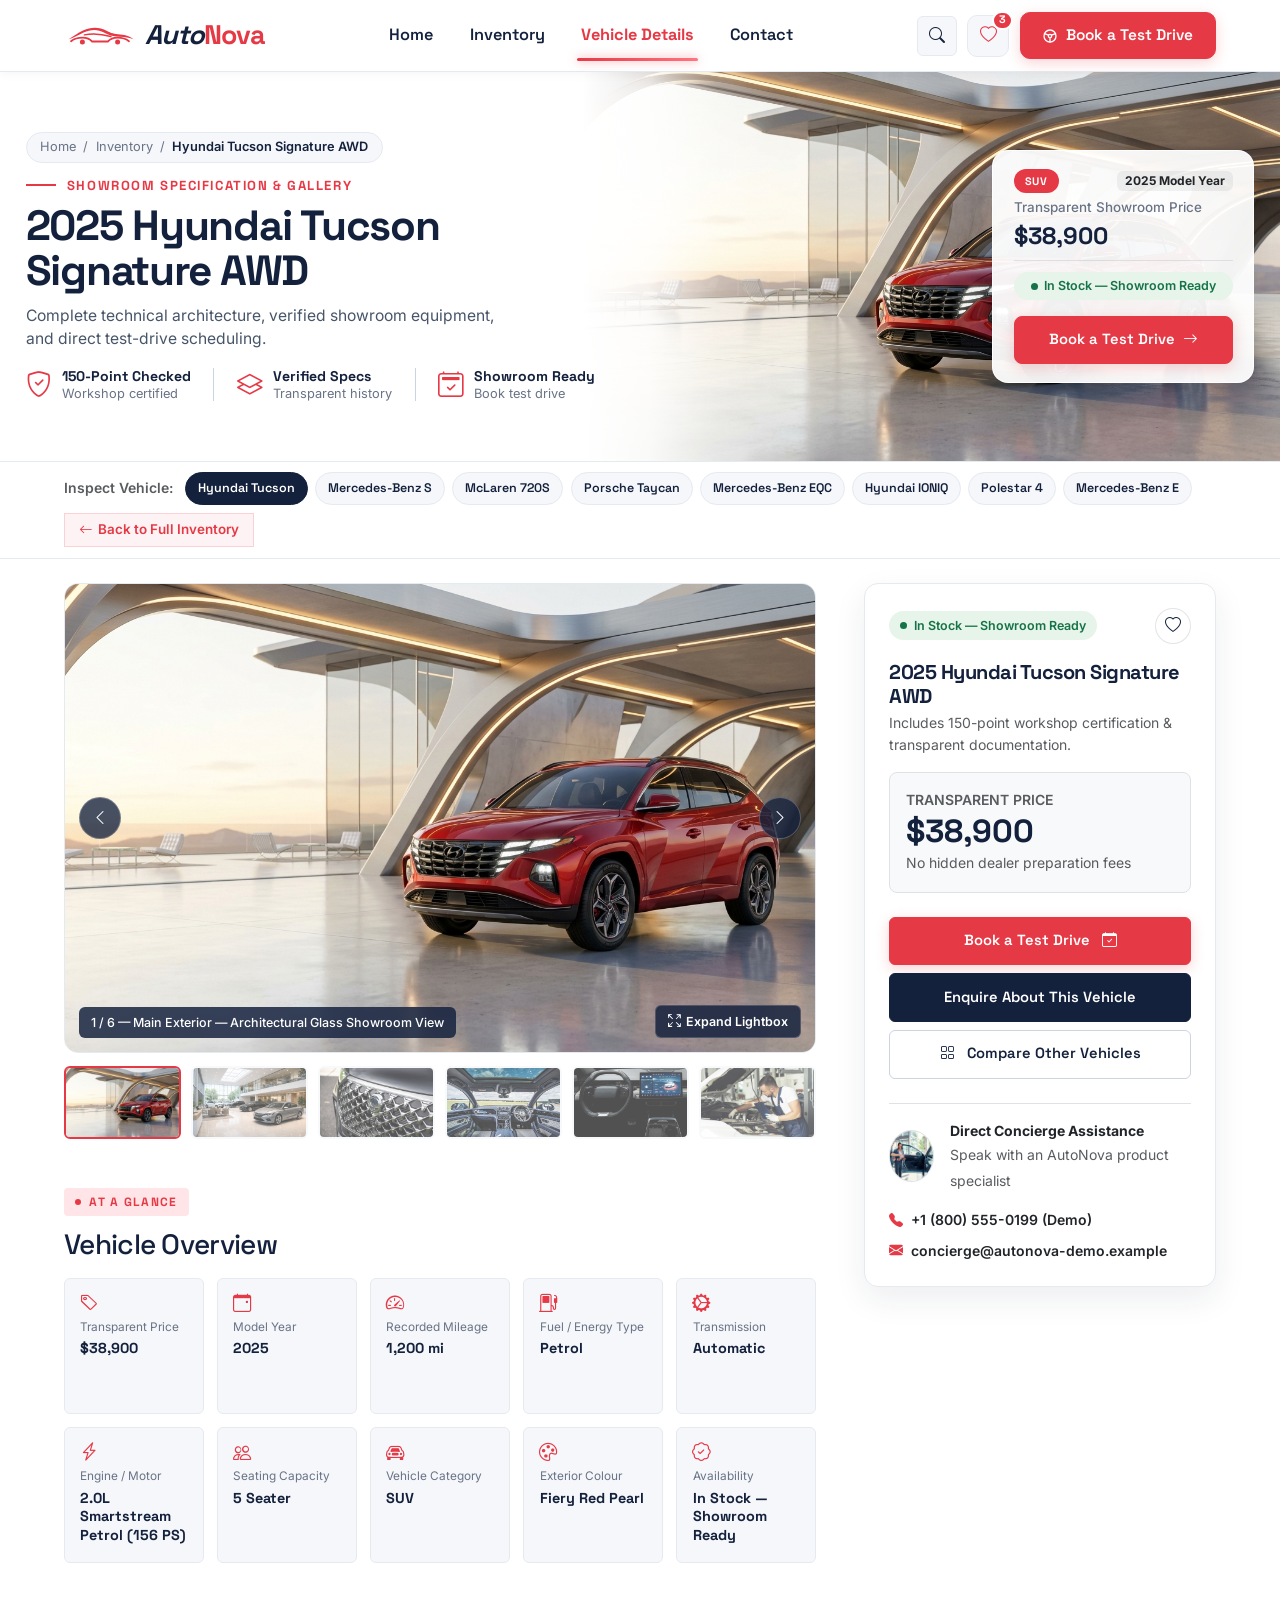
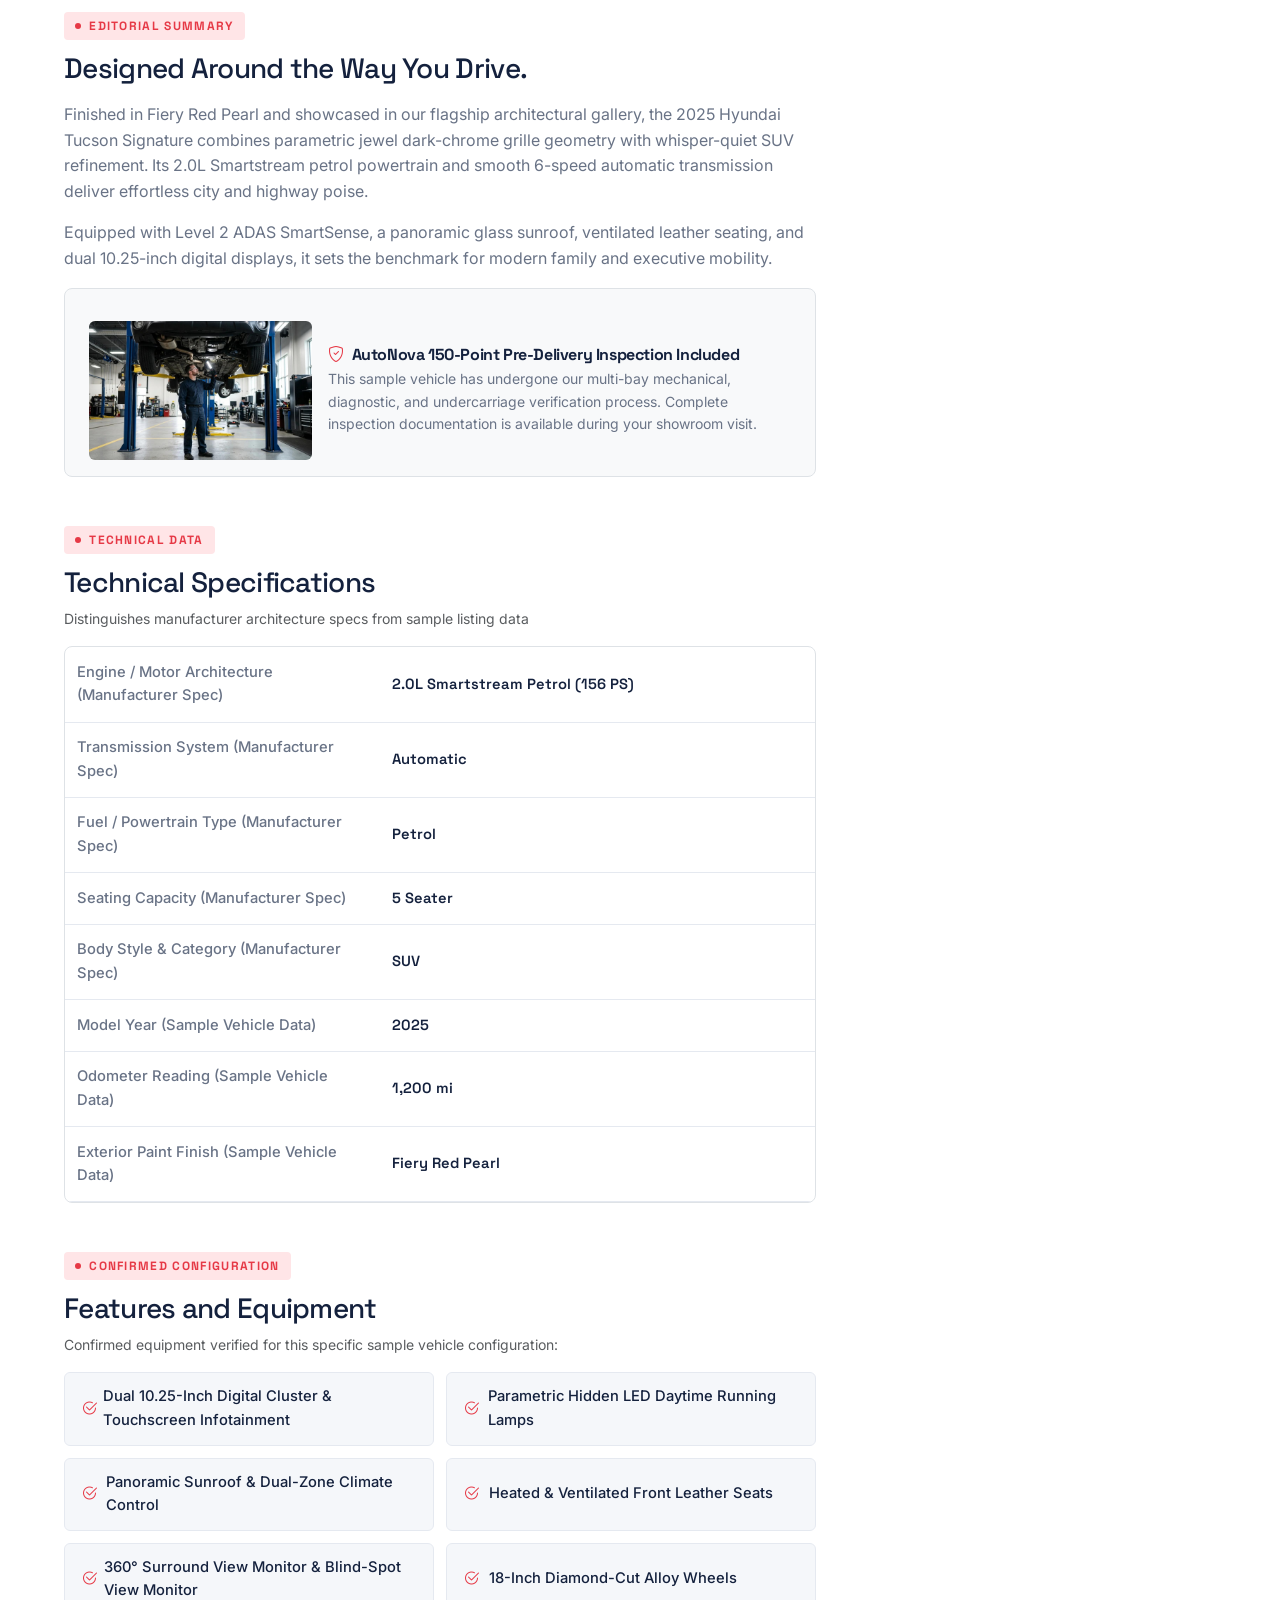
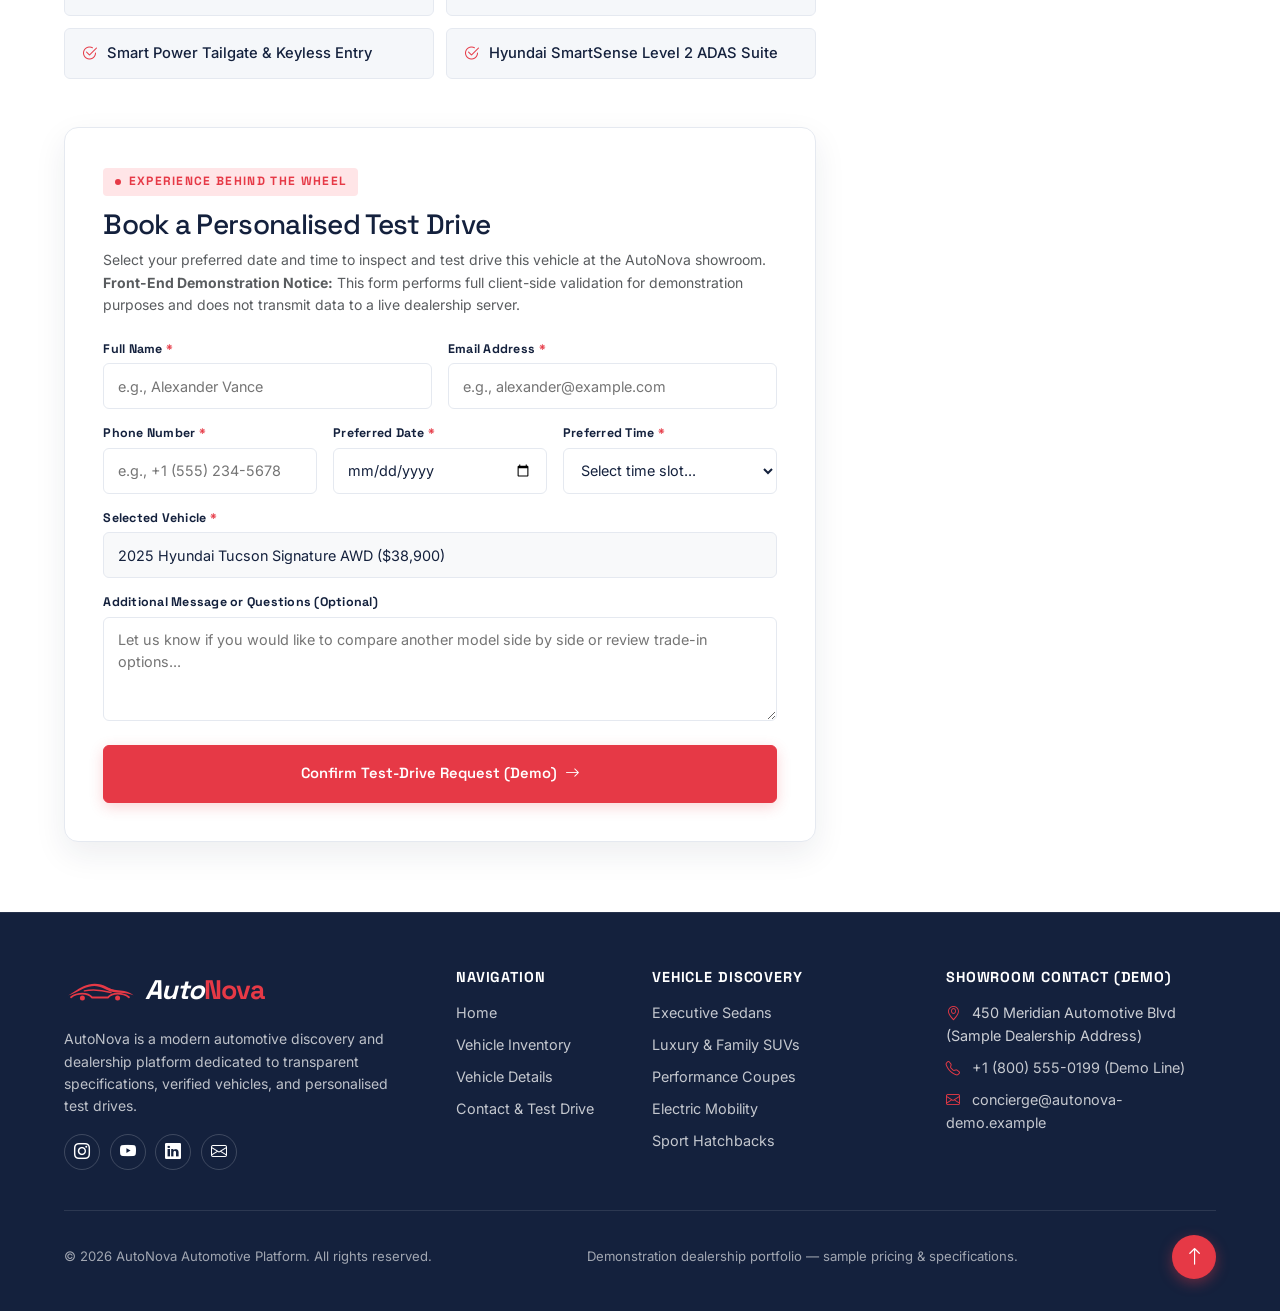
<file: vehicle-details.html>
<!DOCTYPE html>
<html lang="en">
<head>
  <meta charset="UTF-8">
  <meta name="viewport" content="width=device-width, initial-scale=1.0">
  <title>2024 Mercedes-Benz S 580 4MATIC Executive | AutoNova Vehicle Details</title>
  <meta name="description" content="Explore detailed specifications, a 6-angle interior and exterior gallery, verified equipment, and book a personalised test drive at AutoNova.">

  <!-- Google Fonts: Space Grotesk & Inter -->
  <link rel="preconnect" href="https://fonts.googleapis.com">
  <link rel="preconnect" href="https://fonts.gstatic.com" crossorigin>
  <link href="https://fonts.googleapis.com/css2?family=Inter:wght@400;500;600;700&family=Space+Grotesk:wght@600;700&display=swap" rel="stylesheet">

  <!-- Bootstrap 5.3 CSS & Bootstrap Icons CDN -->
  <link href="https://cdn.jsdelivr.net/npm/bootstrap@5.3.3/dist/css/bootstrap.min.css" rel="stylesheet">
  <link href="https://cdn.jsdelivr.net/npm/bootstrap-icons@1.11.3/font/bootstrap-icons.min.css" rel="stylesheet">

  <!-- Shared AutoNova Stylesheet -->
  <link rel="stylesheet" href="assets/css/style.css">

  <!-- AutoNova Sports-Coupe Favicon -->
  <link rel="icon" type="image/svg+xml" href="assets/images/favicon.svg">
  <link rel="alternate icon" href="assets/images/favicon.svg">
</head>
<body>
  <a href="#main-content" class="skip-link">Skip to main content</a>

  <!-- ====================================================================
       GLOBAL HEADER & NAVIGATION
       ==================================================================== -->
  <header class="an-header" role="banner">
    <div class="an-container an-header-inner">
      <a href="index.html" class="an-brand" aria-label="AutoNova Home">
        <svg class="an-brand-car-svg" viewBox="0 0 92 34" fill="none" xmlns="http://www.w3.org/2000/svg" aria-hidden="true">
          <path d="M4 22.5C10 20.5 16 14.5 25 10.5C34 6.5 45 6 55 11.5C60 14.2 64 15.2 72 16C79 16.7 85 18.8 89 22C84 20.4 78 19.3 71 19C62 18.6 56 16.5 51 13.5C43 8.8 34 9.2 25 13.5C17 17.3 11 21.2 4 22.5Z" fill="#E63946"/>
          <path d="M9 24.5C13 21.5 18 20 23.5 20C29 20 33.5 22 36 25H56C58.5 22 63 20 68.5 20C74 20 79 21.5 83 24.5" stroke="#E63946" stroke-width="2.4" stroke-linecap="round" stroke-linejoin="round"/>
          <path d="M26 16.5C35 14.5 47 15 60 18.5" stroke="#E63946" stroke-width="1.8" stroke-linecap="round"/>
          <circle cx="23.5" cy="25.5" r="3.2" fill="#E63946"/>
          <circle cx="68.5" cy="25.5" r="3.2" fill="#E63946"/>
        </svg>
        <span><span class="an-brand-auto">Auto</span><span class="an-brand-accent">Nova</span></span>
      </a>

      <nav aria-label="Primary Navigation">
        <ul class="an-nav-list">
          <li><a href="index.html" class="an-nav-link">Home</a></li>
          <li><a href="inventory.html" class="an-nav-link">Inventory</a></li>
          <li><a href="vehicle-details.html" class="an-nav-link active" aria-current="page">Vehicle Details</a></li>
          <li><a href="contact.html" class="an-nav-link">Contact</a></li>
        </ul>
      </nav>

      <div class="an-header-actions">
        <button
          type="button"
          class="an-search-trigger"
          id="headerSearchToggle"
          aria-label="Open vehicle search"
          aria-expanded="false"
          aria-controls="headerSearchBar"
        >
          <i class="bi bi-search" aria-hidden="true"></i>
        </button>

        <a
          href="inventory.html"
          class="an-header-fav-btn"
          aria-label="View shortlisted vehicles"
          title="Shortlisted Vehicles"
        >
          <i class="bi bi-heart" aria-hidden="true"></i>
          <span class="an-header-fav-badge">3</span>
        </a>

        <a href="#test-drive-booking" class="btn-an-primary an-header-cta" style="border-radius: 10px;">
          <svg width="16" height="16" viewBox="0 0 24 24" fill="none" stroke="currentColor" stroke-width="2" stroke-linecap="round" stroke-linejoin="round" aria-hidden="true">
            <circle cx="12" cy="12" r="9"/>
            <circle cx="12" cy="12" r="2.5"/>
            <path d="M12 14.5V21"/>
            <path d="M9.8 10.8L3.6 8.5"/>
            <path d="M14.2 10.8L20.4 8.5"/>
          </svg>
          <span>Book a Test Drive</span>
        </a>

        <button
          type="button"
          class="an-menu-toggle"
          id="mobileMenuToggle"
          aria-label="Toggle navigation menu"
          aria-expanded="false"
          aria-controls="mobileNavPanel"
        >
          <i class="bi bi-list" aria-hidden="true"></i>
        </button>
      </div>
    </div>

    <!-- Compact Header Search Bar -->
    <div class="an-header-search-bar" id="headerSearchBar" role="region" aria-label="Quick Inventory Search">
      <div class="an-container">
        <form action="inventory.html" method="get" class="an-header-search-form">
          <label for="headerSearchInput" class="visually-hidden">Search by manufacturer, model, or category</label>
          <input
            type="search"
            id="headerSearchInput"
            name="q"
            class="an-header-search-input"
            placeholder="Search Mercedes-Benz, McLaren, Porsche Taycan, Hyundai IONIQ, BMW M4..."
          >
          <button type="submit" class="btn-an-primary">
            Search <i class="bi bi-arrow-right" aria-hidden="true"></i>
          </button>
        </form>
      </div>
    </div>

    <!-- Mobile Navigation Panel -->
    <div class="an-mobile-nav" id="mobileNavPanel" aria-label="Mobile Navigation">
      <form action="inventory.html" method="get" class="an-mobile-search-form">
        <label for="mobileSearchInput" class="visually-hidden">Search vehicles by manufacturer or model</label>
        <input
          type="search"
          id="mobileSearchInput"
          name="q"
          class="an-mobile-search-input"
          placeholder="Search Tucson, McLaren, Taycan..."
        >
        <button type="submit" class="btn-an-primary py-2 px-3" aria-label="Search Inventory">
          <i class="bi bi-search" aria-hidden="true"></i>
        </button>
      </form>

      <ul class="an-mobile-nav-list">
        <li>
          <a href="index.html" class="an-mobile-nav-link">
            <span>Home</span>
            <i class="bi bi-chevron-right" aria-hidden="true"></i>
          </a>
        </li>
        <li>
          <a href="inventory.html" class="an-mobile-nav-link">
            <span>Inventory</span>
            <i class="bi bi-chevron-right" aria-hidden="true"></i>
          </a>
        </li>
        <li>
          <a href="vehicle-details.html" class="an-mobile-nav-link active" aria-current="page">
            <span>Vehicle Details</span>
            <i class="bi bi-chevron-right" aria-hidden="true"></i>
          </a>
        </li>
        <li>
          <a href="contact.html" class="an-mobile-nav-link">
            <span>Contact</span>
            <i class="bi bi-chevron-right" aria-hidden="true"></i>
          </a>
        </li>
      </ul>

      <a href="inventory.html" class="an-mobile-fav-row" aria-label="View shortlisted vehicles">
        <span><i class="bi bi-heart-fill text-accent-red me-2" aria-hidden="true"></i>Shortlisted Vehicles</span>
        <span class="an-header-fav-badge">3</span>
      </a>

      <div class="d-grid gap-2">
        <a href="#test-drive-booking" class="btn-an-primary w-100">
          Book a Test Drive <i class="bi bi-arrow-right" aria-hidden="true"></i>
        </a>
      </div>
    </div>
  </header>

  <main id="main-content">
    <div id="vehicleDetailsPageRoot">
      <!-- ================================================================
           SECTION 7.A — UNIFORM SUBPAGE HERO (VEHICLE DETAILS — 390PX STAGE)
           ================================================================ -->
      <section class="an-subpage-hero" aria-labelledby="vdMainHeading">
        <div class="an-subpage-hero-bg">
          <img
            src="assets/images/hero-tucson.jpg"
            alt="2025 Hyundai Tucson Signature AWD in Fiery Red Pearl inside a curved glass architectural showroom"
            class="an-subpage-hero-bg-img"
            id="vdHeroBgImg"
            width="1600"
            height="900"
          >
          <div class="an-subpage-hero-bg-fade" aria-hidden="true"></div>
        </div>

        <div class="an-container an-subpage-hero-inner">
          <div class="an-subpage-hero-row">
            <div class="an-subpage-hero-left">
              <nav aria-label="Breadcrumb">
                <ol class="an-breadcrumb">
                  <li><a href="index.html">Home</a></li>
                  <li aria-hidden="true">/</li>
                  <li><a href="inventory.html">Inventory</a></li>
                  <li aria-hidden="true">/</li>
                  <li class="an-breadcrumb-current" id="vdBreadcrumbModel" aria-current="page">
                    Mercedes-Benz S 580 4MATIC Executive
                  </li>
                </ol>
              </nav>
              <span class="an-snip-eyebrow hero-anim-eyebrow">SHOWROOM SPECIFICATION &amp; GALLERY</span>
              <h1 class="an-subpage-title hero-anim-title" id="vdMainHeading">
                2024 Mercedes-Benz S 580 4MATIC Executive
              </h1>
              <p class="an-subpage-subtitle hero-anim-lead">
                Complete technical architecture, verified showroom equipment, and direct test-drive scheduling.
              </p>

              <div class="an-snip-cred-row hero-anim-cred" aria-label="Vehicle Verification Guarantees">
                <div class="an-snip-cred-item">
                  <i class="bi bi-shield-check an-snip-cred-icon" aria-hidden="true"></i>
                  <div>
                    <span class="an-snip-cred-title">150-Point Checked</span>
                    <span class="an-snip-cred-sub">Workshop certified</span>
                  </div>
                </div>
                <div class="an-snip-cred-item">
                  <i class="bi bi-layers an-snip-cred-icon" aria-hidden="true"></i>
                  <div>
                    <span class="an-snip-cred-title">Verified Specs</span>
                    <span class="an-snip-cred-sub">Transparent history</span>
                  </div>
                </div>
                <div class="an-snip-cred-item">
                  <i class="bi bi-calendar2-check an-snip-cred-icon" aria-hidden="true"></i>
                  <div>
                    <span class="an-snip-cred-title">Showroom Ready</span>
                    <span class="an-snip-cred-sub">Book test drive</span>
                  </div>
                </div>
              </div>
            </div>

            <div class="an-subpage-hero-right hero-anim-card">
              <div class="an-subpage-float-card">
                <div class="d-flex flex-wrap align-items-center justify-content-between gap-1 mb-1">
                  <span class="an-snip-featured-pill mb-0" id="vdCategoryBadge">Sedan</span>
                  <span class="badge bg-secondary bg-opacity-10 text-dark px-2 py-1" id="vdYearBadge">2024 Model Year</span>
                </div>
                <span class="an-snip-card-sub mb-1">Transparent Showroom Price</span>
                <span class="an-snip-card-price" id="vdTopPrice">$126,900</span>
                <div class="mb-3">
                  <span class="an-availability-pill w-100 justify-content-center py-1">
                    <span class="an-availability-dot" aria-hidden="true"></span>
                    <span id="vdAvailabilityBadge">In Stock — Showroom Ready</span>
                  </span>
                </div>
                <a href="#test-drive-booking" class="btn-an-primary an-snip-card-btn">
                  Book a Test Drive <i class="bi bi-arrow-right" aria-hidden="true"></i>
                </a>
              </div>
            </div>
          </div>
        </div>
      </section>

      <!-- Quick Vehicle Selector Bar (Allows instant switching between showroom vehicles) -->
      <div class="an-vehicle-switcher-bar" role="region" aria-label="Quick Switch Showroom Vehicle">
        <div class="an-container d-flex flex-wrap align-items-center justify-content-between gap-2">
          <div class="d-flex flex-wrap align-items-center gap-2">
            <span class="small fw-semibold text-muted me-1">Inspect Vehicle:</span>
            <div class="an-switcher-pills" id="vehicleQuickSwitcher"></div>
          </div>
          <a href="inventory.html" class="an-back-inventory-link">
            <i class="bi bi-arrow-left" aria-hidden="true"></i>
            <span>Back to Full Inventory</span>
          </a>
        </div>
      </div>

      <!-- ================================================================
           MAIN TWO-COLUMN LAYOUT: GALLERY, OVERVIEW, SPECS & STICKY PANEL
           ================================================================ -->
      <section class="an-section pt-4" aria-label="Vehicle Gallery and Detailed Specifications">
        <div class="an-container">
          <div class="row g-4 g-xl-5">
            <!-- Left 8 Columns: Gallery, Overview, Description, Specs, Equipment & Booking Form -->
            <div class="col-12 col-lg-8">
              <!-- SECTION 7.B — VEHICLE IMAGE GALLERY -->
              <div class="mb-5" aria-label="Interactive Vehicle Photo Gallery">
                <div
                  class="an-gallery-main"
                  id="vdGalleryMainStage"
                  role="button"
                  tabindex="0"
                  aria-label="Open full-screen image lightbox"
                >
                  <button
                    type="button"
                    class="an-gallery-nav-btn an-gallery-prev"
                    id="vdGalleryPrev"
                    aria-label="Previous vehicle image"
                  >
                    <i class="bi bi-chevron-left" aria-hidden="true"></i>
                  </button>

                  <img
                    src="assets/images/12.jpg"
                    alt="2024 Mercedes-Benz S 580 4MATIC Executive — Main Exterior View"
                    class="an-gallery-main-img"
                    id="vdGalleryMainImg"
                    width="1536"
                    height="1024"
                  >

                  <button
                    type="button"
                    class="an-gallery-nav-btn an-gallery-next"
                    id="vdGalleryNext"
                    aria-label="Next vehicle image"
                  >
                    <i class="bi bi-chevron-right" aria-hidden="true"></i>
                  </button>

                  <span class="an-gallery-caption-badge" id="vdGalleryCaption">
                    1 / 6 — Main Exterior — Front Three-Quarter Architectural View
                  </span>

                  <span class="an-gallery-expand-badge">
                    <i class="bi bi-arrows-fullscreen" aria-hidden="true"></i>
                    <span>Expand Lightbox</span>
                  </span>
                </div>

                <!-- 6 Thumbnail Strip -->
                <div class="an-gallery-thumbs" id="vdGalleryThumbs" role="group" aria-label="Vehicle photo thumbnails"></div>
              </div>

              <!-- SECTION 7.C — VEHICLE OVERVIEW SUMMARY GRID -->
              <div class="mb-5" data-reveal>
                <span class="an-eyebrow">AT A GLANCE</span>
                <h2 class="h3 mb-3">Vehicle Overview</h2>
                <div class="an-overview-grid" id="vdOverviewGrid"></div>
              </div>

              <!-- SECTION 7.D — VEHICLE DESCRIPTION -->
              <div class="mb-5" data-reveal>
                <span class="an-eyebrow">EDITORIAL SUMMARY</span>
                <h2 class="h3 mb-3">Designed Around the Way You Drive.</h2>
                <div id="vdDescriptionBody"></div>

                <!-- Certified Inspection Callout Card -->
                <div class="row g-3 align-items-center bg-light border rounded-3 p-3 mt-3 mx-0">
                  <div class="col-12 col-sm-4">
                    <img
                      src="assets/images/38.jpg"
                      alt="AutoNova technician with safety glasses and LED inspection lamp checking vehicle undercarriage"
                      class="rounded-2 w-100"
                      style="aspect-ratio: 16/10; object-fit: cover;"
                      loading="lazy"
                      width="420"
                      height="280"
                    >
                  </div>
                  <div class="col-12 col-sm-8">
                    <h3 class="h6 fw-bold mb-1">
                      <i class="bi bi-shield-check text-accent-red me-1" aria-hidden="true"></i>
                      AutoNova 150-Point Pre-Delivery Inspection Included
                    </h3>
                    <p class="small mb-0">
                      This sample vehicle has undergone our multi-bay mechanical, diagnostic, and undercarriage verification process. Complete inspection documentation is available during your showroom visit.
                    </p>
                  </div>
                </div>
              </div>

              <!-- SECTION 7.E — SPECIFICATIONS TABLE -->
              <div class="mb-5" data-reveal>
                <div class="d-flex flex-wrap align-items-end justify-content-between gap-2 mb-3">
                  <div>
                    <span class="an-eyebrow">TECHNICAL DATA</span>
                    <h2 class="h3 mb-0">Technical Specifications</h2>
                  </div>
                  <span class="small text-muted">
                    Distinguishes manufacturer architecture specs from sample listing data
                  </span>
                </div>

                <div class="table-responsive border rounded-3 bg-white">
                  <table class="an-spec-table" aria-label="Vehicle technical specifications">
                    <tbody id="vdSpecTableBody"></tbody>
                  </table>
                </div>
              </div>

              <!-- SECTION 7.F — FEATURES AND EQUIPMENT -->
              <div class="mb-5" data-reveal>
                <span class="an-eyebrow">CONFIRMED CONFIGURATION</span>
                <h2 class="h3 mb-2">Features and Equipment</h2>
                <p class="small text-muted mb-3">
                  Confirmed equipment verified for this specific sample vehicle configuration:
                </p>
                <div class="an-equipment-grid" id="vdEquipmentList"></div>
              </div>

              <!-- SECTION 7.H — TEST-DRIVE BOOKING FORM -->
              <div class="an-form-card" id="test-drive-booking" data-reveal>
                <span class="an-eyebrow">EXPERIENCE BEHIND THE WHEEL</span>
                <h2 class="h3 mb-2">Book a Personalised Test Drive</h2>
                <p class="small text-muted mb-4">
                  Select your preferred date and time to inspect and test drive this vehicle at the AutoNova showroom.
                  <strong>Front-End Demonstration Notice:</strong> This form performs full client-side validation for demonstration purposes and does not transmit data to a live dealership server.
                </p>

                <form id="testDriveBookingForm" novalidate>
                  <div class="row g-3">
                    <div class="col-12 col-md-6 an-field-group">
                      <label for="tdFullName" class="an-form-label">Full Name <span class="text-accent-red">*</span></label>
                      <input
                        type="text"
                        id="tdFullName"
                        class="an-input"
                        placeholder="e.g., Alexander Vance"
                        required
                        autocomplete="name"
                      >
                      <div class="an-field-error" role="alert">
                        <i class="bi bi-exclamation-circle" aria-hidden="true"></i>
                        <span>Please enter your full name.</span>
                      </div>
                    </div>

                    <div class="col-12 col-md-6 an-field-group">
                      <label for="tdEmail" class="an-form-label">Email Address <span class="text-accent-red">*</span></label>
                      <input
                        type="email"
                        id="tdEmail"
                        class="an-input"
                        placeholder="e.g., alexander@example.com"
                        required
                        autocomplete="email"
                      >
                      <div class="an-field-error" role="alert">
                        <i class="bi bi-exclamation-circle" aria-hidden="true"></i>
                        <span>Please enter a valid email address.</span>
                      </div>
                    </div>

                    <div class="col-12 col-md-4 an-field-group">
                      <label for="tdPhone" class="an-form-label">Phone Number <span class="text-accent-red">*</span></label>
                      <input
                        type="tel"
                        id="tdPhone"
                        class="an-input"
                        placeholder="e.g., +1 (555) 234-5678"
                        required
                        autocomplete="tel"
                      >
                      <div class="an-field-error" role="alert">
                        <i class="bi bi-exclamation-circle" aria-hidden="true"></i>
                        <span>Please enter a valid phone number.</span>
                      </div>
                    </div>

                    <div class="col-12 col-sm-6 col-md-4 an-field-group">
                      <label for="tdPreferredDate" class="an-form-label">Preferred Date <span class="text-accent-red">*</span></label>
                      <input
                        type="date"
                        id="tdPreferredDate"
                        class="an-input"
                        required
                      >
                      <div class="an-field-error" role="alert">
                        <i class="bi bi-exclamation-circle" aria-hidden="true"></i>
                        <span>Please select today or a future date.</span>
                      </div>
                    </div>

                    <div class="col-12 col-sm-6 col-md-4 an-field-group">
                      <label for="tdPreferredTime" class="an-form-label">Preferred Time <span class="text-accent-red">*</span></label>
                      <select id="tdPreferredTime" class="an-select" required>
                        <option value="">Select time slot...</option>
                        <option value="Morning (10:00 AM – 12:00 PM)">Morning (10:00 AM – 12:00 PM)</option>
                        <option value="Midday (12:00 PM – 2:30 PM)">Midday (12:00 PM – 2:30 PM)</option>
                        <option value="Afternoon (2:30 PM – 5:00 PM)">Afternoon (2:30 PM – 5:00 PM)</option>
                        <option value="Evening Private Viewing (5:00 PM – 7:00 PM)">Evening Private Viewing (5:00 PM – 7:00 PM)</option>
                      </select>
                      <div class="an-field-error" role="alert">
                        <i class="bi bi-exclamation-circle" aria-hidden="true"></i>
                        <span>Please choose a preferred time slot.</span>
                      </div>
                    </div>

                    <div class="col-12 an-field-group">
                      <label for="tdVehicleName" class="an-form-label">Selected Vehicle <span class="text-accent-red">*</span></label>
                      <input
                        type="text"
                        id="tdVehicleName"
                        class="an-input bg-light"
                        value="2024 Mercedes-Benz S 580 4MATIC Executive ($126,900)"
                        required
                      >
                      <div class="an-field-error" role="alert">
                        <i class="bi bi-exclamation-circle" aria-hidden="true"></i>
                        <span>Please specify the vehicle name.</span>
                      </div>
                    </div>

                    <div class="col-12 an-field-group">
                      <label for="tdMessage" class="an-form-label">Additional Message or Questions (Optional)</label>
                      <textarea
                        id="tdMessage"
                        class="an-input"
                        rows="3"
                        placeholder="Let us know if you would like to compare another model side by side or review trade-in options..."
                      ></textarea>
                    </div>

                    <div class="col-12 pt-2">
                      <button type="submit" class="btn-an-primary w-100 py-3" id="tdSubmitBtn">
                        Confirm Test-Drive Request (Demo) <i class="bi bi-arrow-right" aria-hidden="true"></i>
                      </button>
                    </div>
                  </div>

                  <div id="tdFormFeedback" class="an-form-feedback" role="status" aria-live="polite"></div>
                </form>
              </div>
            </div>

            <!-- Right 4 Columns: SECTION 7.G — STICKY ENQUIRY PANEL -->
            <div class="col-12 col-lg-4">
              <aside class="an-sticky-enquiry" aria-label="Vehicle Enquiry Summary">
                <div class="d-flex align-items-center justify-content-between gap-2 mb-3">
                  <span class="an-availability-pill">
                    <span class="an-availability-dot" aria-hidden="true"></span>
                    <span id="vdStickyAvailability">In Stock — Showroom Ready</span>
                  </span>
                  <button
                    type="button"
                    class="an-fav-btn position-static"
                    id="vdStickyFavBtn"
                    data-fav-toggle="mercedes-s580"
                    aria-label="Save vehicle to favourites"
                    aria-pressed="false"
                  >
                    <i class="bi bi-heart" aria-hidden="true"></i>
                  </button>
                </div>

                <h2 class="h5 fw-bold mb-1" id="vdStickyVehicleTitle">
                  2024 Mercedes-Benz S 580 4MATIC Executive
                </h2>
                <p class="small text-muted mb-3">
                  Includes 150-point workshop certification &amp; transparent documentation.
                </p>

                <div class="p-3 rounded-3 bg-light border mb-4">
                  <span class="d-block small text-muted text-uppercase fw-semibold">Transparent Price</span>
                  <span class="h2 fw-bold mb-0 d-block" style="font-family: var(--font-heading);" id="vdStickyPrice">$126,900</span>
                  <span class="small text-muted">No hidden dealer preparation fees</span>
                </div>

                <div class="d-grid gap-2 mb-4">
                  <a href="#test-drive-booking" class="btn-an-primary w-100">
                    Book a Test Drive <i class="bi bi-calendar-check ms-1" aria-hidden="true"></i>
                  </a>
                  <a href="contact.html#contact-form-section" class="btn-an-secondary w-100">
                    Enquire About This Vehicle
                  </a>
                  <a href="inventory.html" class="btn-an-outline w-100">
                    <i class="bi bi-grid me-1" aria-hidden="true"></i>Compare Other Vehicles
                  </a>
                </div>

                <div class="border-top pt-3">
                  <div class="d-flex align-items-center gap-3 mb-3">
                    <img
                      src="assets/images/41.jpg"
                      alt="AutoNova showroom specialist holding a tablet ready to assist"
                      class="rounded-circle border"
                      style="width: 52px; height: 52px; object-fit: cover;"
                      loading="lazy"
                      width="104"
                      height="104"
                    >
                    <div>
                      <strong class="d-block small text-dark">Direct Concierge Assistance</strong>
                      <span class="small text-muted">Speak with an AutoNova product specialist</span>
                    </div>
                  </div>
                  <div class="small d-flex flex-column gap-2">
                    <a href="tel:+18005550199" class="fw-semibold text-dark">
                      <i class="bi bi-telephone-fill text-accent-red me-2" aria-hidden="true"></i>+1 (800) 555-0199 (Demo)
                    </a>
                    <a href="mailto:concierge@autonova-demo.example" class="fw-semibold text-dark">
                      <i class="bi bi-envelope-fill text-accent-red me-2" aria-hidden="true"></i>concierge@autonova-demo.example
                    </a>
                  </div>
                </div>
              </aside>
            </div>
          </div>
        </div>
      </section>
    </div>

    <!-- ==================================================================
         ACCESSIBLE IMAGE LIGHTBOX MODAL (Section 7.B & Animation 7)
         ================================================================== -->
    <div
      class="an-lightbox"
      id="vdLightboxModal"
      role="dialog"
      aria-modal="true"
      aria-hidden="true"
      aria-label="Full-screen vehicle image gallery"
    >
      <button
        type="button"
        class="an-lightbox-close"
        id="vdLightboxClose"
        aria-label="Close lightbox (Escape)"
      >
        <i class="bi bi-x-lg" aria-hidden="true"></i>
      </button>

      <div class="an-lightbox-stage">
        <img
          src="assets/images/12.jpg"
          alt="Vehicle full-screen view"
          class="an-lightbox-img"
          id="vdLightboxImg"
        >

        <div class="an-lightbox-bar">
          <div>
            <span class="d-block small text-white-50" id="vdLightboxCounter">Image 1 of 6</span>
            <strong class="small" id="vdLightboxCaption">Main Exterior View</strong>
          </div>
          <div class="d-flex gap-2">
            <button
              type="button"
              class="btn-an-outline py-2 px-3"
              id="vdLightboxPrev"
              aria-label="Previous image"
            >
              <i class="bi bi-arrow-left" aria-hidden="true"></i> Prev
            </button>
            <button
              type="button"
              class="btn-an-primary py-2 px-3"
              id="vdLightboxNext"
              aria-label="Next image"
            >
              Next <i class="bi bi-arrow-right" aria-hidden="true"></i>
            </button>
          </div>
        </div>
      </div>
    </div>
  </main>

  <!-- ====================================================================
       GLOBAL FOOTER
       ==================================================================== -->
  <footer class="an-footer" role="contentinfo">
    <div class="an-container">
      <div class="row g-4">
        <div class="col-12 col-lg-4">
          <a href="index.html" class="an-brand an-footer-brand mb-3" aria-label="AutoNova Home">
            <svg class="an-brand-car-svg" viewBox="0 0 92 34" fill="none" xmlns="http://www.w3.org/2000/svg" aria-hidden="true">
              <path d="M4 22.5C10 20.5 16 14.5 25 10.5C34 6.5 45 6 55 11.5C60 14.2 64 15.2 72 16C79 16.7 85 18.8 89 22C84 20.4 78 19.3 71 19C62 18.6 56 16.5 51 13.5C43 8.8 34 9.2 25 13.5C17 17.3 11 21.2 4 22.5Z" fill="#E63946"/>
              <path d="M9 24.5C13 21.5 18 20 23.5 20C29 20 33.5 22 36 25H56C58.5 22 63 20 68.5 20C74 20 79 21.5 83 24.5" stroke="#E63946" stroke-width="2.4" stroke-linecap="round" stroke-linejoin="round"/>
              <path d="M26 16.5C35 14.5 47 15 60 18.5" stroke="#E63946" stroke-width="1.8" stroke-linecap="round"/>
              <circle cx="23.5" cy="25.5" r="3.2" fill="#E63946"/>
              <circle cx="68.5" cy="25.5" r="3.2" fill="#E63946"/>
            </svg>
            <span><span class="an-brand-auto">Auto</span><span class="an-brand-accent">Nova</span></span>
          </a>
          <p class="small mb-3" style="color: rgba(255,255,255,0.72); max-width: 36ch;">
            AutoNova is a modern automotive discovery and dealership platform dedicated to transparent specifications, verified vehicles, and personalised test drives.
          </p>
          <div class="an-social-row" aria-label="AutoNova Social Links">
            <a href="contact.html" class="an-social-link" aria-label="AutoNova on Instagram"><i class="bi bi-instagram" aria-hidden="true"></i></a>
            <a href="contact.html" class="an-social-link" aria-label="AutoNova on YouTube"><i class="bi bi-youtube" aria-hidden="true"></i></a>
            <a href="contact.html" class="an-social-link" aria-label="AutoNova on LinkedIn"><i class="bi bi-linkedin" aria-hidden="true"></i></a>
            <a href="contact.html" class="an-social-link" aria-label="Contact AutoNova via Email"><i class="bi bi-envelope" aria-hidden="true"></i></a>
          </div>
        </div>

        <div class="col-6 col-md-4 col-lg-2">
          <h3 class="an-footer-heading">Navigation</h3>
          <ul class="an-footer-links">
            <li><a href="index.html">Home</a></li>
            <li><a href="inventory.html">Vehicle Inventory</a></li>
            <li><a href="vehicle-details.html">Vehicle Details</a></li>
            <li><a href="contact.html">Contact &amp; Test Drive</a></li>
          </ul>
        </div>

        <div class="col-6 col-md-4 col-lg-3">
          <h3 class="an-footer-heading">Vehicle Discovery</h3>
          <ul class="an-footer-links">
            <li><a href="inventory.html?category=Sedan">Executive Sedans</a></li>
            <li><a href="inventory.html?category=SUV">Luxury &amp; Family SUVs</a></li>
            <li><a href="inventory.html?category=Coupe">Performance Coupes</a></li>
            <li><a href="inventory.html?category=Electric">Electric Mobility</a></li>
            <li><a href="inventory.html?category=Hatchback">Sport Hatchbacks</a></li>
          </ul>
        </div>

        <div class="col-12 col-md-4 col-lg-3">
          <h3 class="an-footer-heading">Showroom Contact (Demo)</h3>
          <ul class="an-footer-links">
            <li>
              <i class="bi bi-geo-alt text-accent-red me-2" aria-hidden="true"></i>
              <span>450 Meridian Automotive Blvd (Sample Dealership Address)</span>
            </li>
            <li>
              <i class="bi bi-telephone text-accent-red me-2" aria-hidden="true"></i>
              <a href="tel:+18005550199">+1 (800) 555-0199 (Demo Line)</a>
            </li>
            <li>
              <i class="bi bi-envelope text-accent-red me-2" aria-hidden="true"></i>
              <a href="mailto:concierge@autonova-demo.example">concierge@autonova-demo.example</a>
            </li>
          </ul>
        </div>
      </div>

      <div class="an-footer-bottom">
        <span>&copy; 2026 AutoNova Automotive Platform. All rights reserved.</span>
        <span>Demonstration dealership portfolio — sample pricing &amp; specifications.</span>
        <button type="button" class="an-footer-back-to-top" data-scroll-top aria-label="Scroll back to top of page">
          <i class="bi bi-arrow-up" aria-hidden="true"></i>
        </button>
      </div>
    </div>
  </footer>

  <!-- Shared AutoNova JavaScript -->
  <script src="assets/js/main.js"></script>
</body>
</html>
</file>
<file: assets/css/style.css>
/* ==========================================================================
   AUTONOVA — PREMIUM AUTOMOTIVE DEALERSHIP & DISCOVERY PLATFORM
   Shared Stylesheet (Editorial Luxury Aesthetic, Mobile-First, Zero Overflow)
   ========================================================================== */

:root {
  /* Required Color Palette */
  --an-red: #E63946;
  --an-red-hover: #cc2936;
  --an-red-soft: #FFE5E7;
  --an-navy: #14213D;
  --an-navy-deep: #0d172a;
  --an-navy-light: #1f325a;
  --an-white: #FFFFFF;
  --an-bg-soft: #F5F7FA;
  --an-grey-muted: #697386;
  --an-border: #E5E9F0;
  --an-success: #157347;
  --an-success-bg: #E6F4EA;

  /* Typography */
  --font-heading: 'Space Grotesk', -apple-system, BlinkMacSystemFont, sans-serif;
  --font-body: 'Inter', -apple-system, BlinkMacSystemFont, sans-serif;

  /* Layout & Spacing */
  --header-height: 70px;
  --container-max: 1460px;
  --radius-sm: 6px;
  --radius-md: 10px;
  --radius-lg: 14px;
  --radius-xl: 18px;

  /* Transitions & Easing */
  --ease-out-expo: cubic-bezier(0.16, 1, 0.3, 1);
  --ease-standard: cubic-bezier(0.4, 0, 0.2, 1);
  --shadow-subtle: 0 4px 18px rgba(20, 33, 61, 0.05);
  --shadow-card: 0 12px 32px rgba(20, 33, 61, 0.08);
  --shadow-elevated: 0 20px 48px rgba(20, 33, 61, 0.14);
}

@media (min-width: 992px) {
  :root {
    --header-height: 72px;
  }
}

@media (min-width: 992px) and (max-height: 760px) {
  :root {
    --header-height: 62px;
  }
}

/* ==========================================================================
   1. RESET & BASE RULES (ZERO HORIZONTAL SCROLL)
   ========================================================================== */
*,
*::before,
*::after {
  box-sizing: border-box;
  min-width: 0;
}

html {
  scroll-behavior: smooth;
  -webkit-text-size-adjust: 100%;
  max-width: 100%;
  overflow-x: clip;
}

body {
  margin: 0;
  padding: var(--header-height) 0 0 0;
  width: 100%;
  max-width: 100%;
  overflow-x: clip;
  font-family: var(--font-body);
  font-size: 1rem;
  line-height: 1.6;
  color: var(--an-navy);
  background-color: var(--an-white);
  -webkit-font-smoothing: antialiased;
  overflow-wrap: break-word;
}

main,
section,
footer {
  max-width: 100%;
  overflow-x: clip;
}

img,
svg,
video {
  display: block;
  max-width: 100%;
  height: auto;
}

a {
  color: inherit;
  text-decoration: none;
  transition: color 0.22s var(--ease-standard);
}

h1, h2, h3, h4, h5, h6 {
  font-family: var(--font-heading);
  color: var(--an-navy);
  font-weight: 700;
  line-height: 1.12;
  letter-spacing: -0.025em;
  margin-top: 0;
}

p {
  margin-top: 0;
  color: var(--an-grey-muted);
}

.row > *,
.d-flex > *,
.an-grid > * {
  min-width: 0;
}

.an-container {
  width: 94%;
  max-width: var(--container-max);
  margin-inline: auto;
  padding-inline: clamp(0.75rem, 2vw, 1.75rem);
}

:focus-visible {
  outline: 2px solid var(--an-red);
  outline-offset: 3px;
}

.skip-link {
  position: absolute;
  top: -100px;
  left: 1rem;
  z-index: 2000;
  background: var(--an-navy);
  color: var(--an-white);
  padding: 0.6rem 1.2rem;
  border-radius: var(--radius-sm);
  font-weight: 600;
}

.skip-link:focus {
  top: 0.75rem;
}

/* ==========================================================================
   2. TYPOGRAPHY & EDITORIAL HELPERS
   ========================================================================== */
.an-eyebrow {
  display: inline-flex;
  align-items: center;
  gap: 0.5rem;
  font-family: var(--font-heading);
  font-size: 0.75rem;
  font-weight: 700;
  letter-spacing: 0.11em;
  text-transform: uppercase;
  color: var(--an-red);
  background-color: var(--an-red-soft);
  padding: 0.28rem 0.7rem;
  border-radius: 4px;
  margin-bottom: 0.75rem;
}

.an-eyebrow::before {
  content: "";
  display: inline-block;
  width: 6px;
  height: 6px;
  border-radius: 50%;
  background-color: var(--an-red);
  flex-shrink: 0;
}

.an-eyebrow-dark {
  background-color: rgba(230, 57, 70, 0.28);
  border: 1px solid rgba(255, 140, 148, 0.45);
  color: #ffffff;
}

.an-eyebrow-dark::before {
  background-color: #ff6b78;
}

.an-section-title {
  font-size: clamp(1.75rem, 2.8vw, 2.6rem);
  margin-bottom: 0.65rem;
}

.an-section-subtitle {
  font-size: clamp(0.95rem, 1.1vw, 1.08rem);
  max-width: 62ch;
  color: var(--an-grey-muted);
  margin-bottom: 0;
}

.text-accent-red {
  color: var(--an-red);
}

.an-section {
  padding-block: clamp(3rem, 5.5vw, 5rem);
}

.an-section-soft {
  background-color: var(--an-bg-soft);
}

.an-section-navy {
  background-color: var(--an-navy);
  color: var(--an-white);
}

.an-section-navy h2,
.an-section-navy h3,
.an-section-navy h4 {
  color: var(--an-white);
}

.an-section-navy p {
  color: rgba(255, 255, 255, 0.78);
}

/* ==========================================================================
   3. BUTTONS & INTERACTIVE CONTROLS (Animation 8)
   ========================================================================== */
.btn-an-primary,
.btn-an-secondary,
.btn-an-outline,
.btn-an-white {
  display: inline-flex;
  align-items: center;
  justify-content: center;
  gap: 0.5rem;
  font-family: var(--font-heading);
  font-size: 0.92rem;
  font-weight: 600;
  padding: 0.72rem 1.4rem;
  border-radius: var(--radius-sm);
  border: 1.5px solid transparent;
  cursor: pointer;
  transition: background-color 0.22s var(--ease-standard),
              color 0.22s var(--ease-standard),
              border-color 0.22s var(--ease-standard),
              transform 0.2s var(--ease-standard),
              box-shadow 0.22s var(--ease-standard);
  white-space: nowrap;
  text-align: center;
}

.btn-an-primary {
  background-color: var(--an-red);
  color: var(--an-white);
  border-color: var(--an-red);
  box-shadow: 0 4px 14px rgba(230, 57, 70, 0.22);
}

.btn-an-primary:hover,
.btn-an-primary:focus-visible {
  background-color: var(--an-red-hover);
  border-color: var(--an-red-hover);
  color: var(--an-white);
  box-shadow: 0 8px 22px rgba(230, 57, 70, 0.34);
}

.btn-an-secondary {
  background-color: var(--an-navy);
  color: var(--an-white);
  border-color: var(--an-navy);
}

.btn-an-secondary:hover,
.btn-an-secondary:focus-visible {
  background-color: var(--an-navy-light);
  border-color: var(--an-navy-light);
  color: var(--an-white);
}

.btn-an-outline {
  background-color: var(--an-white);
  color: var(--an-navy);
  border-color: #CBD5E1;
}

.btn-an-outline:hover,
.btn-an-outline:focus-visible {
  border-color: var(--an-navy);
  background-color: var(--an-navy);
  color: var(--an-white);
}

.btn-an-white {
  background-color: var(--an-white);
  color: var(--an-navy);
  border-color: var(--an-white);
}

.btn-an-white:hover,
.btn-an-white:focus-visible {
  background-color: var(--an-red);
  border-color: var(--an-red);
  color: var(--an-white);
}

.btn-an-primary:active,
.btn-an-secondary:active,
.btn-an-outline:active,
.btn-an-white:active {
  transform: translateY(1px);
}

.btn-an-primary .bi-arrow-right,
.btn-an-secondary .bi-arrow-right,
.btn-an-outline .bi-arrow-right,
.btn-an-white .bi-arrow-right,
.an-card-action .bi-arrow-up-right {
  transition: transform 0.25s var(--ease-out-expo);
}

@media (hover: hover) {
  .btn-an-primary:hover .bi-arrow-right,
  .btn-an-secondary:hover .bi-arrow-right,
  .btn-an-outline:hover .bi-arrow-right,
  .btn-an-white:hover .bi-arrow-right {
    transform: translateX(4px);
  }
}

/* ==========================================================================
   4. GLOBAL HEADER & NAVIGATION (Section 4 & Animation 4)
   ========================================================================== */
.an-header {
  position: fixed;
  top: 0;
  left: 0;
  right: 0;
  width: 100%;
  z-index: 1030;
  height: var(--header-height);
  background-color: rgba(255, 255, 255, 0.98);
  backdrop-filter: blur(14px);
  -webkit-backdrop-filter: blur(14px);
  border-bottom: 1px solid var(--an-border);
  box-shadow: 0 2px 10px rgba(20, 33, 61, 0.04);
  transition: box-shadow 0.25s var(--ease-standard), background-color 0.25s;
}

.an-header.is-scrolled {
  box-shadow: 0 8px 28px rgba(20, 33, 61, 0.09);
  background-color: rgba(255, 255, 255, 0.99);
}

.an-header-inner {
  height: 100%;
  display: flex;
  align-items: center;
  justify-content: space-between;
  gap: 1rem;
}

.an-brand {
  display: inline-flex;
  align-items: center;
  gap: 0.55rem;
  font-family: var(--font-heading);
  font-size: 1.68rem;
  font-weight: 800;
  letter-spacing: -0.03em;
  color: var(--an-navy);
  flex-shrink: 0;
}

.an-brand-auto {
  font-style: italic;
  color: var(--an-navy);
}

.an-brand:hover {
  color: var(--an-navy);
}

.an-brand-mark {
  width: 36px;
  height: 36px;
  border-radius: 8px;
  background-color: var(--an-navy);
  display: inline-flex;
  align-items: center;
  justify-content: center;
  color: var(--an-white);
  box-shadow: 0 3px 10px rgba(20, 33, 61, 0.18);
}

.an-brand-mark svg {
  width: 22px;
  height: 22px;
}

.an-brand-accent {
  color: var(--an-red);
}

/* Desktop Navigation */
.an-nav-list {
  display: none;
  list-style: none;
  margin: 0;
  padding: 0;
  align-items: center;
  gap: clamp(1.35rem, 2.2vw, 2.5rem);
}

@media (min-width: 1100px) {
  .an-nav-list {
    display: flex;
  }
}

.an-nav-link {
  position: relative;
  display: inline-block;
  padding: 0.5rem 0.25rem;
  font-family: var(--font-heading);
  font-size: 1.02rem;
  font-weight: 600;
  color: var(--an-navy);
  white-space: nowrap;
  transition: color 0.2s var(--ease-standard);
}

.an-nav-link::after {
  content: "";
  position: absolute;
  left: 0;
  right: 0;
  bottom: -4px;
  height: 3px;
  border-radius: 999px;
  background: linear-gradient(90deg, var(--an-red), #ff7580);
  box-shadow: 0 0 10px rgba(230, 57, 70, 0.55);
  transform: scaleX(0);
  transform-origin: right center;
  transition: transform 0.28s var(--ease-out-expo);
}

.an-nav-link:hover {
  color: var(--an-red);
}

.an-nav-link:hover::after {
  transform: scaleX(1);
  transform-origin: left center;
}

.an-nav-link.active {
  color: var(--an-red) !important;
  font-weight: 700;
}

.an-nav-link.active::after {
  transform: scaleX(1);
  transform-origin: center center;
}

.an-header-actions {
  display: flex;
  align-items: center;
  gap: 0.65rem;
}

.an-search-trigger {
  width: 40px;
  height: 40px;
  border-radius: var(--radius-sm);
  border: 1px solid var(--an-border);
  background: var(--an-bg-soft);
  color: var(--an-navy);
  display: inline-flex;
  align-items: center;
  justify-content: center;
  cursor: pointer;
  transition: all 0.2s var(--ease-standard);
}

.an-search-trigger:hover {
  border-color: var(--an-navy);
  background-color: var(--an-white);
  color: var(--an-red);
}

.an-header-cta {
  display: none;
  padding: 0.56rem 1.15rem;
  font-size: 0.88rem;
  white-space: nowrap;
}

@media (min-width: 1100px) {
  .an-header-cta {
    display: inline-flex;
  }
}

/* Header Search Bar Popover */
.an-header-search-bar {
  position: absolute;
  top: 100%;
  left: 0;
  right: 0;
  background: var(--an-white);
  border-bottom: 1px solid var(--an-border);
  box-shadow: var(--shadow-card);
  padding: 0.85rem 0;
  opacity: 0;
  visibility: hidden;
  transform: translateY(-8px);
  transition: opacity 0.22s var(--ease-standard), transform 0.22s var(--ease-standard), visibility 0.22s;
  z-index: 1025;
}

.an-header-search-bar.is-open {
  opacity: 1;
  visibility: visible;
  transform: translateY(0);
}

.an-header-search-form {
  display: flex;
  align-items: center;
  gap: 0.6rem;
}

.an-header-search-input {
  flex: 1;
  min-width: 0;
  border: 1px solid var(--an-border);
  border-radius: var(--radius-sm);
  padding: 0.6rem 0.95rem;
  font-size: 0.95rem;
  color: var(--an-navy);
}

/* Mobile Menu Button & Drawer */
.an-menu-toggle {
  width: 40px;
  height: 40px;
  border-radius: var(--radius-sm);
  border: 1px solid var(--an-border);
  background: var(--an-white);
  color: var(--an-navy);
  display: inline-flex;
  align-items: center;
  justify-content: center;
  font-size: 1.25rem;
  cursor: pointer;
}

@media (min-width: 1100px) {
  .an-menu-toggle {
    display: none;
  }
  .an-mobile-nav {
    display: none !important;
  }
}

.an-mobile-nav {
  position: fixed;
  top: var(--header-height);
  left: 0;
  right: 0;
  background-color: var(--an-white);
  border-bottom: 1px solid var(--an-border);
  box-shadow: var(--shadow-elevated);
  padding: 1.25rem clamp(1rem, 4vw, 2rem) 1.5rem;
  max-height: calc(100dvh - var(--header-height));
  overflow-y: auto;
  opacity: 0;
  visibility: hidden;
  transform: translateY(-10px);
  transition: opacity 0.25s var(--ease-out-expo),
              transform 0.25s var(--ease-out-expo),
              visibility 0.25s;
  z-index: 1020;
}

.an-mobile-nav.is-open {
  opacity: 1;
  visibility: visible;
  transform: translateY(0);
}

.an-mobile-nav-list {
  list-style: none;
  padding: 0;
  margin: 0 0 1.25rem 0;
  display: flex;
  flex-direction: column;
  gap: 0.25rem;
}

.an-mobile-nav-link {
  display: flex;
  align-items: center;
  justify-content: space-between;
  padding: 0.8rem 1rem;
  border-radius: var(--radius-sm);
  font-family: var(--font-heading);
  font-weight: 600;
  font-size: 1.02rem;
  color: var(--an-navy);
  border-left: 3.5px solid transparent;
  transition: all 0.2s var(--ease-standard);
}

.an-mobile-nav-link:hover {
  background-color: var(--an-red-soft);
  color: var(--an-red);
}

.an-mobile-nav-link.active {
  background-color: var(--an-red-soft);
  color: var(--an-red) !important;
  font-weight: 700;
  border-left-color: var(--an-red);
}

/* Mobile & Tablet (<1100px): Hide Search & Favourites in top bar; keep them inside Hamburger Menu */
@media (max-width: 1099.98px) {
  .an-header-actions .an-search-trigger,
  .an-header-actions .an-header-fav-btn {
    display: none !important;
  }
}

.an-mobile-search-form {
  display: flex;
  align-items: center;
  gap: 0.5rem;
  margin-bottom: 1rem;
}

.an-mobile-search-input {
  flex: 1;
  min-width: 0;
  border: 1px solid var(--an-border);
  border-radius: var(--radius-sm);
  background-color: var(--an-bg-soft);
  padding: 0.62rem 0.9rem;
  font-size: 0.92rem;
  color: var(--an-navy);
}

.an-mobile-search-input:focus {
  outline: none;
  border-color: var(--an-navy);
  background-color: var(--an-white);
}

.an-mobile-fav-row {
  display: flex;
  align-items: center;
  justify-content: space-between;
  padding: 0.75rem 0.85rem;
  margin-bottom: 1rem;
  border-radius: var(--radius-sm);
  border: 1px solid var(--an-border);
  background-color: var(--an-bg-soft);
  font-family: var(--font-heading);
  font-weight: 600;
  font-size: 0.96rem;
  color: var(--an-navy);
}

.an-mobile-fav-row:hover {
  border-color: var(--an-red);
  color: var(--an-red);
}

.an-mobile-fav-row .an-header-fav-badge {
  position: static;
  border: none;
  min-width: 24px;
  height: 24px;
  font-size: 0.76rem;
}

/* ==========================================================================
   5. HOME PAGE HERO — EXACT REFERENCE SPLIT-STAGE & FLOATING TRUST BAR
   ========================================================================== */
.an-brand-car-svg {
  width: clamp(56px, 14vw, 72px);
  height: auto;
  max-height: 30px;
  flex-shrink: 0;
  overflow: visible;
}

@media (max-width: 575.98px) {
  .an-brand {
    font-size: 1.42rem;
    gap: 0.45rem;
  }
}

.an-header-cta {
  display: none;
  padding: 0.62rem 1.35rem;
  font-size: 0.96rem;
  white-space: nowrap;
}

@media (min-width: 1100px) {
  .an-header-cta {
    display: inline-flex;
  }
}

.an-header-fav-btn {
  position: relative;
  width: 42px;
  height: 42px;
  border-radius: 10px;
  border: 1px solid var(--an-border);
  background: var(--an-bg-soft);
  color: var(--an-red);
  display: inline-flex;
  align-items: center;
  justify-content: center;
  font-size: 1.05rem;
  cursor: pointer;
  transition: all 0.2s var(--ease-standard);
}

.an-header-fav-btn:hover {
  background: var(--an-red-soft);
  border-color: var(--an-red);
}

.an-header-fav-badge {
  position: absolute;
  top: -5px;
  right: -5px;
  min-width: 19px;
  height: 19px;
  padding: 0 5px;
  border-radius: 999px;
  background-color: var(--an-red);
  color: var(--an-white);
  font-family: var(--font-heading);
  font-size: 0.68rem;
  font-weight: 700;
  display: inline-flex;
  align-items: center;
  justify-content: center;
  border: 2px solid var(--an-white);
}

/* Full-Viewport Web Hero Stage */
.an-hero-snip-stage {
  position: relative;
  background-color: #FFFFFF;
  overflow: clip;
  padding-block: 1.75rem 1.5rem;
}

@media (min-width: 992px) {
  .an-hero-snip-stage {
    height: calc(100svh - var(--header-height));
    min-height: 580px;
    max-height: 920px;
    display: flex;
    flex-direction: column;
    justify-content: space-between;
    padding-top: clamp(0.75rem, 2vh, 1.75rem);
    padding-bottom: clamp(0.65rem, 1.5vh, 1.25rem);
  }
}

/* Full-Bleed Right Showroom Image + Smooth White Left Gradient Mask */
.an-hero-bg-layer {
  position: absolute;
  inset: 0;
  z-index: 0;
  pointer-events: none;
}

.an-hero-bg-img {
  width: 100%;
  height: 100%;
  object-fit: cover;
  object-position: 76% 42%;
  transition: opacity 0.35s var(--ease-standard), transform 0.65s var(--ease-out-expo);
}

.an-hero-bg-fade {
  position: absolute;
  inset: 0;
  background:
    linear-gradient(
      90deg,
      #FFFFFF 0%,
      #FFFFFF 31%,
      rgba(255, 255, 255, 0.96) 39%,
      rgba(255, 255, 255, 0.55) 47%,
      rgba(255, 255, 255, 0.04) 56%,
      rgba(255, 255, 255, 0) 65%
    ),
    linear-gradient(
      180deg,
      rgba(255, 255, 255, 0.25) 0%,
      rgba(255, 255, 255, 0) 14%,
      rgba(255, 255, 255, 0) 84%,
      rgba(245, 247, 250, 0.85) 100%
    );
}

/* Showroom Architectural Spotlight & Headlight Beam Sweeps */
.an-hero-spotlight {
  position: absolute;
  top: -15%;
  right: 15%;
  width: 580px;
  height: 580px;
  border-radius: 50%;
  background: radial-gradient(
    circle,
    rgba(230, 57, 70, 0.16) 0%,
    rgba(255, 117, 128, 0.07) 45%,
    transparent 70%
  );
  filter: blur(45px);
  pointer-events: none;
  z-index: 1;
  animation: showroomSpotlightBreathe 7.5s ease-in-out infinite;
}

.an-hero-headlight-beam {
  position: absolute;
  bottom: 14%;
  right: 6%;
  width: 480px;
  height: 160px;
  background: radial-gradient(
    ellipse at right center,
    rgba(255, 255, 255, 0.42) 0%,
    rgba(230, 57, 70, 0.12) 40%,
    transparent 75%
  );
  transform: rotate(-8deg);
  filter: blur(24px);
  pointer-events: none;
  z-index: 1;
  animation: headlightBeamSweep 8.5s ease-in-out infinite alternate;
}

@keyframes showroomSpotlightBreathe {
  0%, 100% {
    transform: scale(1) translate3d(0, 0, 0);
    opacity: 0.7;
  }
  50% {
    transform: scale(1.15) translate3d(20px, -12px, 0);
    opacity: 1;
  }
}

@keyframes headlightBeamSweep {
  0% {
    opacity: 0.45;
    transform: rotate(-9deg) scaleX(0.96);
  }
  100% {
    opacity: 0.85;
    transform: rotate(-6deg) scaleX(1.1);
  }
}

@media (max-width: 991.98px) {
  .an-hero-spotlight,
  .an-hero-headlight-beam {
    display: none;
  }
}

@media (max-width: 991.98px) {
  .an-hero-bg-layer {
    position: relative;
    width: 94%;
    max-width: 100%;
    height: 220px;
    border-radius: var(--radius-lg);
    overflow: hidden;
    margin: 0 auto 1.25rem;
  }
  .an-hero-bg-fade {
    display: none;
  }
}

/* Main Split Row Inside Hero */
.an-hero-main-wrap {
  position: relative;
  z-index: 2;
  flex: 1;
  display: flex;
  flex-direction: column;
  justify-content: center;
}

.an-hero-main-row {
  display: flex;
  flex-direction: column;
  gap: 1.5rem;
}

@media (max-width: 991.98px) {
  .an-hero-main-row {
    align-items: center;
    justify-content: center;
  }
}

@media (min-width: 992px) {
  .an-hero-main-row {
    flex-direction: row;
    align-items: center;
    justify-content: space-between;
  }
}

/* Left Editorial Column — Full Scale Proportions Matching Reference Snip */
.an-snip-left {
  max-width: 620px;
}

@media (max-width: 991.98px) {
  .an-snip-left {
    max-width: 100%;
    text-align: center;
    margin-inline: auto;
  }
}

.an-snip-eyebrow {
  display: inline-flex;
  align-items: center;
  gap: 0.7rem;
  font-family: var(--font-heading);
  font-size: 0.88rem;
  font-weight: 700;
  letter-spacing: 0.12em;
  text-transform: uppercase;
  color: var(--an-red);
  margin-bottom: clamp(0.45rem, 1.1vh, 0.8rem);
}

@media (max-width: 991.98px) {
  .an-snip-eyebrow {
    justify-content: center;
    margin-inline: auto;
  }
}

.an-snip-eyebrow::before {
  content: "";
  display: inline-block;
  width: 30px;
  height: 2.5px;
  background-color: var(--an-red);
}

.an-snip-title {
  font-family: var(--font-heading);
  font-size: clamp(1.95rem, 6.5vw, 4.1rem);
  font-weight: 700;
  line-height: 1.06;
  letter-spacing: -0.03em;
  color: var(--an-navy);
  margin-bottom: clamp(0.55rem, 1.3vh, 0.95rem);
  overflow-wrap: break-word;
}

@media (min-width: 992px) {
  .an-snip-title {
    font-size: clamp(2.75rem, 4.2vw, 4.1rem);
  }
}

.an-snip-title .text-accent-red {
  font-style: italic;
}

.an-snip-lead {
  font-size: clamp(1.04rem, 1.2vw, 1.18rem);
  line-height: 1.5;
  color: #475569;
  max-width: 44ch;
  margin-bottom: clamp(0.95rem, 2vh, 1.45rem);
}

@media (max-width: 991.98px) {
  .an-snip-lead {
    margin-inline: auto;
    text-align: center;
  }
}

.an-snip-actions {
  display: flex;
  flex-wrap: wrap;
  align-items: center;
  gap: 0.95rem;
  margin-bottom: clamp(1rem, 2.2vh, 1.65rem);
}

@media (max-width: 991.98px) {
  .an-snip-actions {
    justify-content: center;
  }
}

.an-snip-btn-primary {
  border-radius: 10px;
  padding: 0.82rem 1.7rem;
  font-size: 1.02rem;
}

.an-snip-btn-secondary {
  border-radius: 10px;
  padding: 0.82rem 1.6rem;
  font-size: 1.02rem;
  background-color: var(--an-white);
  border: 1px solid #E2E8F0;
  box-shadow: 0 6px 20px rgba(20, 33, 61, 0.07);
  color: var(--an-navy);
}

.an-snip-btn-secondary:hover {
  background-color: var(--an-navy);
  border-color: var(--an-navy);
  color: var(--an-white);
}

/* 3 Credibility Items with Vertical Dividers */
.an-snip-cred-row {
  display: flex;
  flex-wrap: wrap;
  align-items: center;
  gap: 0.9rem 1.4rem;
}

@media (max-width: 991.98px) {
  .an-snip-cred-row {
    justify-content: center;
  }
}

.an-snip-cred-item {
  display: flex;
  align-items: center;
  gap: 0.65rem;
  padding-right: 1.4rem;
  border-right: 1px solid #CBD5E1;
}

.an-snip-cred-item:last-child {
  border-right: none;
  padding-right: 0;
}

@media (max-width: 575.98px) {
  .an-snip-cred-item {
    border-right: none;
    padding-right: 0;
  }
}

.an-snip-cred-icon {
  color: var(--an-red);
  font-size: 1.6rem;
  line-height: 1;
  flex-shrink: 0;
}

.an-snip-cred-title {
  font-family: var(--font-heading);
  font-size: 0.88rem;
  font-weight: 700;
  color: var(--an-navy);
  display: block;
  line-height: 1.22;
}

.an-snip-cred-sub {
  font-size: 0.8rem;
  color: var(--an-grey-muted);
  display: block;
  line-height: 1.22;
}

/* Right Floating Vertical Vehicle Card */
.an-snip-right-col {
  display: flex;
  flex-direction: column;
  align-items: flex-end;
}

@media (max-width: 991.98px) {
  .an-snip-right-col {
    display: flex;
    flex-direction: column;
    align-items: center;
    justify-content: center;
    width: 100%;
    margin-inline: auto;
  }
  .an-snip-right-col.hero-anim-card {
    box-shadow: none;
  }
}

.an-snip-float-card {
  width: 256px;
  background: rgba(255, 255, 255, 0.94);
  backdrop-filter: blur(16px);
  border: 1px solid rgba(255, 255, 255, 0.92);
  border-radius: 16px;
  padding: 1.2rem 1.35rem;
  box-shadow: 0 20px 46px rgba(20, 33, 61, 0.16);
}

@media (max-width: 991.98px) {
  .an-snip-float-card {
    width: 100%;
    max-width: 360px;
    margin-inline: auto;
    text-align: center;
  }
  .an-snip-float-card .an-snip-featured-pill {
    margin-inline: auto;
    display: inline-block;
  }
  .an-snip-float-card .an-snip-card-title,
  .an-snip-float-card .an-snip-card-sub,
  .an-snip-float-card .an-snip-card-price {
    text-align: center;
  }
  .an-snip-float-card .an-snip-spec-list {
    display: inline-flex;
    flex-direction: column;
    align-items: flex-start;
    margin-inline: auto;
    width: fit-content;
    text-align: left;
  }
}

.an-snip-featured-pill {
  display: inline-block;
  background-color: var(--an-red);
  color: var(--an-white);
  font-family: var(--font-heading);
  font-size: 0.68rem;
  font-weight: 700;
  letter-spacing: 0.08em;
  text-transform: uppercase;
  padding: 0.2rem 0.65rem;
  border-radius: 999px;
  margin-bottom: 0.4rem;
}

.an-snip-card-title {
  font-family: var(--font-heading);
  font-size: 1.34rem;
  font-weight: 700;
  color: var(--an-navy);
  margin: 0;
  line-height: 1.2;
}

.an-snip-card-sub {
  font-size: 0.84rem;
  color: var(--an-grey-muted);
  font-weight: 500;
  display: block;
  margin-bottom: 0.35rem;
}

.an-snip-card-price {
  font-family: var(--font-heading);
  font-size: 1.48rem;
  font-weight: 700;
  color: var(--an-navy);
  display: block;
  line-height: 1.15;
  padding-bottom: 0.65rem;
  margin-bottom: 0.65rem;
  border-bottom: 1px solid rgba(20, 33, 61, 0.1);
}

.an-snip-spec-list {
  list-style: none;
  padding: 0;
  margin: 0 0 0.9rem 0;
  display: flex;
  flex-direction: column;
  gap: 0.42rem;
  font-size: 0.88rem;
  color: #334155;
  font-weight: 500;
}

.an-snip-spec-list li {
  display: flex;
  align-items: center;
  gap: 0.55rem;
}

.an-snip-spec-list li i {
  color: var(--an-grey-muted);
  font-size: 0.95rem;
  width: 18px;
  text-align: center;
}

.an-snip-card-btn {
  width: 100%;
  padding: 0.68rem 1rem;
  font-size: 0.92rem;
  border-radius: 8px;
}

/* Carousel Indicator Dots & Circular Prev/Next Controls — Positioned on Floor Below Front Bumper */
.an-snip-controls-bar {
  position: relative;
  z-index: 3;
  display: flex;
  align-items: center;
  justify-content: space-between;
  gap: 1rem;
  margin-top: -0.25rem;
  margin-bottom: 0.45rem;
}

.an-snip-dots {
  display: flex;
  align-items: center;
  gap: 0.5rem;
  margin-left: 47.5%;
}

@media (max-width: 991.98px) {
  .an-snip-controls-bar {
    margin-top: 0.5rem;
  }
  .an-snip-dots {
    margin-left: 0;
  }
}

.an-snip-dot {
  height: 7px;
  width: 20px;
  border-radius: 999px;
  border: none;
  background-color: rgba(255, 255, 255, 0.92);
  box-shadow: 0 2px 6px rgba(0, 0, 0, 0.22);
  padding: 0;
  cursor: pointer;
  transition: width 0.25s var(--ease-out-expo), background-color 0.25s;
}

.an-snip-dot.active {
  width: 38px;
  background-color: var(--an-red);
}

.an-snip-arrows {
  display: flex;
  align-items: center;
  gap: 0.5rem;
}

.an-snip-arrow-btn {
  width: 38px;
  height: 38px;
  border-radius: 50%;
  border: 1px solid rgba(229, 233, 240, 0.95);
  background-color: var(--an-white);
  color: var(--an-navy);
  box-shadow: 0 4px 14px rgba(20, 33, 61, 0.14);
  display: inline-flex;
  align-items: center;
  justify-content: center;
  font-size: 0.92rem;
  cursor: pointer;
  transition: all 0.2s;
}

.an-snip-arrow-btn:hover {
  background-color: var(--an-red);
  border-color: var(--an-red);
  color: var(--an-white);
}

/* Bottom Floating White 4-Column Trust Bar (Inside Initial Viewport) */
.an-snip-trust-card {
  position: relative;
  z-index: 3;
  background-color: var(--an-white);
  border-radius: 16px;
  border: 1px solid rgba(229, 233, 240, 0.92);
  box-shadow: 0 14px 36px rgba(20, 33, 61, 0.09);
  padding: clamp(0.85rem, 1.6vh, 1.2rem) clamp(1.25rem, 2.2vw, 2rem);
}

.an-snip-trust-grid {
  display: grid;
  grid-template-columns: minmax(0, 1fr);
  gap: 1rem;
}

@media (min-width: 576px) {
  .an-snip-trust-grid {
    grid-template-columns: repeat(2, minmax(0, 1fr));
  }
}

@media (min-width: 992px) {
  .an-snip-trust-grid {
    grid-template-columns: repeat(4, minmax(0, 1fr));
    gap: 1.5rem;
  }
}

.an-snip-trust-item {
  display: flex;
  align-items: center;
  gap: 0.95rem;
}

@media (min-width: 992px) {
  .an-snip-trust-item:not(:last-child) {
    border-right: 1px solid #E5E9F0;
    padding-right: 1.25rem;
  }
}

.an-snip-trust-icon {
  color: var(--an-red);
  font-size: 1.95rem;
  line-height: 1;
  flex-shrink: 0;
}

.an-snip-trust-title {
  font-family: var(--font-heading);
  font-size: 1.04rem;
  font-weight: 700;
  color: var(--an-navy);
  display: block;
  line-height: 1.22;
  margin-bottom: 0.15rem;
}

.an-snip-trust-sub {
  font-size: 0.85rem;
  color: var(--an-grey-muted);
  display: block;
  line-height: 1.22;
}

/* Home Featured Filter Tabs */
.an-home-filter-tabs {
  display: inline-flex;
  flex-wrap: wrap;
  gap: 0.4rem;
  background-color: var(--an-bg-soft);
  padding: 0.35rem;
  border-radius: var(--radius-sm);
  border: 1px solid var(--an-border);
}

.an-home-tab-btn {
  border: none;
  background: transparent;
  color: var(--an-grey-muted);
  font-family: var(--font-heading);
  font-size: 0.82rem;
  font-weight: 600;
  padding: 0.42rem 0.9rem;
  border-radius: 4px;
  cursor: pointer;
  transition: all 0.2s;
}

.an-home-tab-btn:hover {
  color: var(--an-navy);
}

.an-home-tab-btn.active {
  background-color: var(--an-navy);
  color: var(--an-white);
  box-shadow: 0 2px 8px rgba(20, 33, 61, 0.15);
}

/* Showroom Bento Strip */
.an-showroom-visit-link {
  display: inline-flex;
  align-items: center;
  gap: 0.45rem;
  font-size: 0.875rem;
  font-weight: 600;
  color: var(--an-navy);
  text-decoration: none;
  padding: 0.4rem 0.85rem;
  border-radius: var(--radius-pill);
  background-color: rgba(20, 33, 61, 0.04);
  border: 1px solid rgba(20, 33, 61, 0.1);
  transition:
    color 0.25s var(--ease-standard),
    background-color 0.25s var(--ease-standard),
    border-color 0.25s var(--ease-standard),
    box-shadow 0.25s var(--ease-standard),
    transform 0.25s var(--ease-standard);
}

.an-showroom-visit-link i {
  color: var(--an-red);
  transition: transform 0.25s var(--ease-standard), color 0.25s var(--ease-standard);
}

.an-showroom-visit-link:hover,
.an-showroom-visit-link:focus-visible {
  color: var(--an-white);
  background-color: var(--an-red);
  border-color: var(--an-red);
  box-shadow: 0 6px 16px rgba(230, 57, 70, 0.25);
  transform: translateY(-1px);
}

.an-showroom-visit-link:hover i,
.an-showroom-visit-link:focus-visible i {
  color: var(--an-white);
  transform: translateX(4px);
}

.an-showroom-bento {
  display: grid;
  grid-template-columns: minmax(0, 1fr);
  gap: 1.15rem;
}

@media (min-width: 576px) {
  .an-showroom-bento {
    grid-template-columns: repeat(2, minmax(0, 1fr));
  }
}

@media (min-width: 992px) {
  .an-showroom-bento {
    grid-template-columns: repeat(4, minmax(0, 1fr));
  }
}

.an-bento-item {
  position: relative;
  border-radius: var(--radius-md);
  overflow: hidden;
  aspect-ratio: 16 / 10;
  min-height: 185px;
  background-color: var(--an-navy);
  border: 1px solid rgba(20, 33, 61, 0.12);
  box-shadow: 0 8px 22px rgba(15, 23, 42, 0.08);
  transition:
    transform 0.35s var(--ease-out-expo),
    box-shadow 0.35s var(--ease-out-expo),
    border-color 0.35s var(--ease-out-expo);
}

.an-bento-item img {
  width: 100%;
  height: 100%;
  object-fit: cover;
  filter: brightness(0.84) contrast(1.05);
  transition:
    transform 0.55s var(--ease-out-expo),
    filter 0.4s var(--ease-standard);
}

@media (hover: hover) {
  .an-bento-item:hover {
    transform: translateY(-4px);
    box-shadow: 0 14px 30px rgba(15, 23, 42, 0.18);
    border-color: rgba(230, 57, 70, 0.45);
  }

  .an-bento-item:hover img {
    transform: scale(1.06);
    filter: brightness(0.76) contrast(1.08);
  }
}

.an-bento-overlay {
  position: absolute;
  inset: 0;
  z-index: 1;
  background: linear-gradient(
    180deg,
    rgba(10, 18, 34, 0.18) 0%,
    rgba(10, 18, 34, 0.62) 45%,
    rgba(10, 18, 34, 0.95) 100%
  );
  display: flex;
  flex-direction: column;
  justify-content: flex-end;
  padding: 1.15rem 1.2rem;
  color: var(--an-white);
}

.an-bento-title {
  color: #ffffff;
  font-size: 1rem;
  font-weight: 700;
  line-height: 1.25;
  margin-bottom: 0.25rem;
  text-shadow: 0 2px 10px rgba(0, 0, 0, 0.65);
}

.an-bento-sub {
  font-size: 0.8rem;
  font-weight: 500;
  line-height: 1.35;
  color: rgba(255, 255, 255, 0.92);
  margin: 0;
  text-shadow: 0 1px 6px rgba(0, 0, 0, 0.65);
}

/* ==========================================================================
   6. BRAND TRUST STRIP (Section 5.C & Animation 9)
   ========================================================================== */
.an-trust-strip {
  background-color: var(--an-navy);
  color: var(--an-white);
  padding-block: 1.15rem;
  border-bottom: 1px solid rgba(255, 255, 255, 0.08);
}

.an-trust-grid {
  display: grid;
  grid-template-columns: minmax(0, 1fr);
  gap: 0.9rem;
}

@media (min-width: 576px) {
  .an-trust-grid {
    grid-template-columns: repeat(2, minmax(0, 1fr));
  }
}

@media (min-width: 992px) {
  .an-trust-grid {
    grid-template-columns: repeat(4, minmax(0, 1fr));
    gap: 1.25rem;
  }
}

.an-trust-item {
  display: flex;
  align-items: center;
  gap: 0.75rem;
  padding-block: 0.2rem;
}

@media (min-width: 992px) {
  .an-trust-item:not(:last-child) {
    border-right: 1px solid rgba(255, 255, 255, 0.14);
    padding-right: 1rem;
  }
}

.an-trust-icon {
  width: 34px;
  height: 34px;
  border-radius: 6px;
  background-color: rgba(230, 57, 70, 0.2);
  color: #ff7580;
  display: inline-flex;
  align-items: center;
  justify-content: center;
  font-size: 1rem;
  flex-shrink: 0;
}

.an-trust-text {
  font-family: var(--font-heading);
  font-size: 0.9rem;
  font-weight: 600;
  color: var(--an-white);
  letter-spacing: -0.01em;
}

/* ==========================================================================
   7. VEHICLE CARDS & INVENTORY GRID (Section 5.D, 6.C & Animation 3)
   ========================================================================== */
.an-vehicle-grid {
  display: grid;
  grid-template-columns: minmax(0, 1fr);
  gap: 1.5rem;
}

@media (min-width: 576px) {
  .an-vehicle-grid {
    grid-template-columns: repeat(2, minmax(0, 1fr));
  }
}

@media (min-width: 992px) {
  .an-vehicle-grid {
    grid-template-columns: repeat(3, minmax(0, 1fr));
  }
}

@media (min-width: 1240px) {
  .an-vehicle-grid {
    grid-template-columns: repeat(4, minmax(0, 1fr));
  }
}

.an-vehicle-card {
  background-color: var(--an-white);
  border: 1px solid var(--an-border);
  border-radius: var(--radius-md);
  overflow: hidden;
  display: flex;
  flex-direction: column;
  height: 100%;
  box-shadow: var(--shadow-subtle);
  transition: transform 0.32s var(--ease-out-expo),
              box-shadow 0.32s var(--ease-out-expo),
              border-color 0.32s var(--ease-standard);
}

@media (hover: hover) {
  .an-vehicle-card:hover {
    transform: translateY(-6px);
    box-shadow: var(--shadow-elevated);
    border-color: rgba(20, 33, 61, 0.25);
  }
}

.an-card-media {
  position: relative;
  aspect-ratio: 16 / 10;
  background-color: var(--an-navy);
  overflow: hidden;
}

.an-card-img {
  width: 100%;
  height: 100%;
  object-fit: cover;
  transition: transform 0.55s var(--ease-out-expo);
}

@media (hover: hover) {
  .an-vehicle-card:hover .an-card-img {
    transform: scale(1.05);
  }
}

.an-card-badge {
  position: absolute;
  top: 0.75rem;
  left: 0.75rem;
  z-index: 2;
  background-color: rgba(20, 33, 61, 0.9);
  backdrop-filter: blur(6px);
  color: var(--an-white);
  font-family: var(--font-heading);
  font-size: 0.7rem;
  font-weight: 700;
  letter-spacing: 0.06em;
  text-transform: uppercase;
  padding: 0.26rem 0.65rem;
  border-radius: 4px;
  border: 1px solid rgba(255, 255, 255, 0.15);
}

.an-fav-btn {
  position: absolute;
  top: 0.75rem;
  right: 0.75rem;
  z-index: 2;
  width: 36px;
  height: 36px;
  border-radius: 50%;
  border: 1px solid rgba(20, 33, 61, 0.12);
  background-color: rgba(255, 255, 255, 0.94);
  color: var(--an-navy);
  display: inline-flex;
  align-items: center;
  justify-content: center;
  cursor: pointer;
  transition: background-color 0.2s, color 0.2s, transform 0.2s;
}

.an-fav-btn:hover {
  background-color: var(--an-white);
  color: var(--an-red);
}

.an-fav-btn.is-active {
  background-color: var(--an-red);
  border-color: var(--an-red);
  color: var(--an-white);
}

.an-card-body {
  padding: 1.15rem 1.15rem 1.25rem;
  display: flex;
  flex-direction: column;
  flex: 1;
}

.an-card-top-meta {
  display: flex;
  align-items: center;
  justify-content: space-between;
  gap: 0.5rem;
  font-size: 0.76rem;
  font-weight: 600;
  text-transform: uppercase;
  letter-spacing: 0.04em;
  color: var(--an-grey-muted);
  margin-bottom: 0.25rem;
}

.an-card-year {
  color: var(--an-red);
  font-family: var(--font-heading);
  font-weight: 700;
}

.an-card-title {
  font-family: var(--font-heading);
  font-size: 1.06rem;
  font-weight: 700;
  color: var(--an-navy);
  margin-bottom: 0.65rem;
  line-height: 1.28;
}

.an-card-title a:hover {
  color: var(--an-red);
}

.an-card-specs {
  display: flex;
  flex-wrap: wrap;
  gap: 0.45rem 0.85rem;
  padding-block: 0.65rem;
  margin-bottom: 0.85rem;
  border-top: 1px solid var(--an-border);
  border-bottom: 1px solid var(--an-border);
  font-size: 0.79rem;
  color: var(--an-grey-muted);
}

.an-card-spec-item {
  display: inline-flex;
  align-items: center;
  gap: 0.32rem;
}

.an-card-spec-item i {
  color: var(--an-navy);
  font-size: 0.84rem;
}

.an-card-footer {
  margin-top: auto;
  display: flex;
  align-items: center;
  justify-content: space-between;
  gap: 0.75rem;
}

.an-card-price-wrap {
  display: flex;
  flex-direction: column;
}

.an-card-price-label {
  font-size: 0.68rem;
  color: var(--an-grey-muted);
  text-transform: uppercase;
  letter-spacing: 0.04em;
}

.an-card-price {
  font-family: var(--font-heading);
  font-size: 1.22rem;
  font-weight: 700;
  color: var(--an-navy);
  line-height: 1.15;
}

.an-card-action {
  display: inline-flex;
  align-items: center;
  gap: 0.35rem;
  font-family: var(--font-heading);
  font-size: 0.84rem;
  font-weight: 600;
  color: var(--an-navy);
  padding: 0.52rem 0.9rem;
  border-radius: var(--radius-sm);
  background-color: var(--an-bg-soft);
  border: 1px solid var(--an-border);
  transition: background-color 0.22s, color 0.22s, border-color 0.22s;
}

.an-vehicle-card:hover .an-card-action,
.an-card-action:hover {
  background-color: var(--an-red);
  border-color: var(--an-red);
  color: var(--an-white);
}

@media (hover: hover) {
  .an-vehicle-card:hover .an-card-action .bi-arrow-up-right {
    transform: translate(2px, -2px);
  }
}

/* ==========================================================================
   8. VEHICLE DISCOVERY FEATURE — ASYMMETRIC EDITORIAL BLOCKS (Section 5.E)
   ========================================================================== */
.an-discovery-stack {
  display: flex;
  flex-direction: column;
  gap: clamp(2rem, 4vw, 3.25rem);
}

.an-discovery-block {
  background-color: var(--an-white);
  border: 1px solid var(--an-border);
  border-radius: var(--radius-lg);
  padding: clamp(1.35rem, 3vw, 2.5rem);
  box-shadow: var(--shadow-card);
}

.an-discovery-grid-1,
.an-discovery-grid-2,
.an-discovery-grid-3 {
  display: grid;
  grid-template-columns: minmax(0, 1fr);
  gap: 2rem;
  align-items: center;
}

@media (min-width: 992px) {
  .an-discovery-grid-1 {
    grid-template-columns: minmax(0, 6.4fr) minmax(0, 5.6fr);
    gap: 2.75rem;
  }
  .an-discovery-grid-2 {
    grid-template-columns: minmax(0, 5.4fr) minmax(0, 6.6fr);
    gap: 2.75rem;
  }
  .an-discovery-grid-3 {
    grid-template-columns: minmax(0, 6fr) minmax(0, 6fr);
    gap: 2.75rem;
  }
}

.an-collage-primary {
  position: relative;
  border-radius: var(--radius-md);
  overflow: hidden;
  aspect-ratio: 16 / 9;
  background-color: var(--an-navy);
  border: 1px solid var(--an-border);
}

.an-collage-primary img {
  width: 100%;
  height: 100%;
  object-fit: cover;
}

.an-collage-subgrid {
  display: grid;
  grid-template-columns: repeat(3, minmax(0, 1fr));
  gap: 0.75rem;
  margin-top: 0.75rem;
}

@media (max-width: 575.98px) {
  .an-collage-subgrid {
    grid-template-columns: repeat(2, minmax(0, 1fr));
  }
}

.an-collage-subitem {
  position: relative;
  border-radius: var(--radius-sm);
  overflow: hidden;
  aspect-ratio: 16 / 10;
  border: 1px solid var(--an-border);
  background-color: var(--an-navy);
}

.an-collage-subitem img {
  width: 100%;
  height: 100%;
  object-fit: cover;
}

.an-img-caption-pill {
  position: absolute;
  bottom: 0.55rem;
  left: 0.55rem;
  background: rgba(20, 33, 61, 0.88);
  backdrop-filter: blur(6px);
  color: var(--an-white);
  font-size: 0.7rem;
  font-weight: 600;
  padding: 0.2rem 0.55rem;
  border-radius: 4px;
  max-width: calc(100% - 1.1rem);
  white-space: nowrap;
  overflow: hidden;
  text-overflow: ellipsis;
}

.an-feature-points {
  list-style: none;
  padding: 0;
  margin: 1.25rem 0 1.5rem;
  display: grid;
  gap: 0.65rem;
}

.an-feature-points li {
  display: flex;
  align-items: flex-start;
  gap: 0.6rem;
  font-size: 0.94rem;
  color: var(--an-navy);
  font-weight: 500;
}

.an-feature-points li i {
  color: var(--an-red);
  margin-top: 0.15rem;
  flex-shrink: 0;
}

.an-snip-actions > a,
.an-discovery-cta-group > a,
.an-experience-cta-group > a,
.an-final-cta-group > a {
  min-height: 48px;
  min-width: 245px;
  justify-content: center;
}

@media (max-width: 575.98px) {
  .an-snip-actions,
  .an-discovery-cta-group,
  .an-experience-cta-group,
  .an-final-cta-group {
    flex-direction: column;
    align-items: stretch;
    width: 100%;
  }

  .an-snip-actions > a,
  .an-discovery-cta-group > a,
  .an-experience-cta-group > a,
  .an-final-cta-group > a,
  .an-discovery-block .btn-an-primary,
  .an-discovery-block .btn-an-secondary,
  .an-discovery-block .btn-an-outline {
    width: 100%;
    min-width: 0;
    flex: 0 0 100%;
    min-height: 48px;
    justify-content: center;
  }
}

/* ==========================================================================
   9. DEALERSHIP EXPERIENCE BANNER & SHOWROOM CARDS (Section 5.F & 8.D)
   ========================================================================== */
.an-experience-banner {
  position: relative;
  border-radius: var(--radius-lg);
  overflow: hidden;
  background-color: var(--an-navy);
  color: var(--an-white);
  min-height: 360px;
  display: flex;
  align-items: center;
  box-shadow: var(--shadow-elevated);
}

.an-experience-bg {
  position: absolute;
  inset: 0;
  width: 100%;
  height: 100%;
  object-fit: cover;
  object-position: center;
}

.an-experience-overlay {
  position: absolute;
  inset: 0;
  background: linear-gradient(90deg, rgba(20, 33, 61, 0.94) 0%, rgba(20, 33, 61, 0.82) 52%, rgba(20, 33, 61, 0.3) 100%);
}

.an-experience-content {
  position: relative;
  z-index: 2;
  padding: clamp(2rem, 5vw, 3.75rem);
  max-width: 620px;
}

.an-experience-content h2 {
  color: var(--an-white);
  font-size: clamp(1.85rem, 3.2vw, 2.75rem);
  margin-bottom: 0.85rem;
}

.an-experience-content p {
  color: rgba(255, 255, 255, 0.86);
  font-size: 1.05rem;
  margin-bottom: 1.5rem;
}

.an-craft-card {
  background: var(--an-white);
  border: 1px solid var(--an-border);
  border-radius: var(--radius-md);
  overflow: hidden;
  height: 100%;
  display: flex;
  flex-direction: column;
  box-shadow: var(--shadow-subtle);
  transition: transform 0.28s var(--ease-out-expo), box-shadow 0.28s var(--ease-out-expo);
}

@media (hover: hover) {
  .an-craft-card:hover {
    transform: translateY(-4px);
    box-shadow: var(--shadow-card);
  }
}

.an-craft-media {
  aspect-ratio: 16 / 10;
  overflow: hidden;
  position: relative;
  background-color: var(--an-navy);
}

.an-craft-media img {
  width: 100%;
  height: 100%;
  object-fit: cover;
  transition: transform 0.5s var(--ease-out-expo);
}

@media (hover: hover) {
  .an-craft-card:hover .an-craft-media img {
    transform: scale(1.045);
  }
}

.an-craft-body {
  padding: 1.25rem;
  flex: 1;
}

.an-craft-title {
  font-size: 1.06rem;
  margin-bottom: 0.4rem;
}

/* ==========================================================================
   10. UNIFORM SUBPAGE HERO STAGE (Inventory, Vehicle Details & Contact)
   ========================================================================== */
.an-page-hero-compact,
.an-subpage-hero {
  position: relative;
  overflow: hidden;
  background-color: var(--an-white);
  border-bottom: 1px solid var(--an-border);
  display: flex;
  align-items: center;
  padding-block: 2rem;
}

@media (min-width: 768px) {
  .an-page-hero-compact,
  .an-subpage-hero {
    min-height: 320px;
    padding-block: 2.25rem;
  }
}

@media (min-width: 992px) {
  .an-page-hero-compact,
  .an-subpage-hero {
    height: 390px;
    min-height: 390px;
    max-height: 390px;
    padding-block: 0;
  }
}

/* Right 58% Crisp Showroom Backdrop + Tight Left Edge Blend (Zero Fog Over Car) */
.an-subpage-hero-bg {
  position: absolute;
  top: 0;
  right: 0;
  bottom: 0;
  width: 58%;
  z-index: 1;
  pointer-events: none;
}

.an-subpage-hero-bg-img {
  width: 100%;
  height: 100%;
  object-fit: cover;
  object-position: center 52%;
}

.an-subpage-hero-bg-fade {
  position: absolute;
  inset: 0;
  background: linear-gradient(
    90deg,
    #FFFFFF 0%,
    #FFFFFF 6%,
    rgba(255, 255, 255, 0.82) 15%,
    rgba(255, 255, 255, 0.22) 24%,
    rgba(255, 255, 255, 0) 32%
  );
}

@media (max-width: 991.98px) {
  .an-subpage-hero-bg {
    width: 100%;
  }
  .an-subpage-hero-bg-fade {
    background: linear-gradient(
      90deg,
      rgba(255, 255, 255, 0.96) 0%,
      rgba(255, 255, 255, 0.88) 58%,
      rgba(255, 255, 255, 0.55) 100%
    );
  }
}

.an-subpage-hero-inner {
  position: relative;
  z-index: 2;
  width: 100%;
}

.an-subpage-hero-row {
  display: flex;
  flex-direction: column;
  justify-content: center;
  gap: 1.5rem;
}

@media (max-width: 991.98px) {
  .an-subpage-hero-row {
    align-items: center;
    justify-content: center;
  }
}

@media (min-width: 992px) {
  .an-subpage-hero-row {
    flex-direction: row;
    align-items: center;
    justify-content: space-between;
    gap: 2rem;
  }
}

.an-subpage-hero-left {
  max-width: 590px;
}

@media (max-width: 991.98px) {
  .an-subpage-hero-left {
    max-width: 100%;
    text-align: center;
    margin-inline: auto;
  }
}

.an-subpage-hero .an-breadcrumb {
  display: inline-flex;
  align-items: center;
  gap: 0.45rem;
  background-color: var(--an-bg-soft);
  border: 1px solid var(--an-border);
  border-radius: 999px;
  padding: 0.26rem 0.85rem;
  margin-bottom: 0.75rem;
  font-size: 0.8rem;
}

@media (max-width: 991.98px) {
  .an-subpage-hero .an-breadcrumb {
    justify-content: center;
    margin-inline: auto;
  }
}

.an-subpage-hero .an-snip-eyebrow {
  display: flex;
  margin-bottom: 0.45rem;
  font-size: 0.82rem;
}

@media (max-width: 991.98px) {
  .an-subpage-hero .an-snip-eyebrow {
    justify-content: center;
    margin-inline: auto;
  }
}

.an-subpage-title {
  font-family: var(--font-heading);
  font-size: clamp(1.75rem, 5.8vw, 3.1rem);
  font-weight: 700;
  line-height: 1.08;
  letter-spacing: -0.03em;
  color: var(--an-navy);
  margin: 0 0 0.6rem 0;
  overflow-wrap: break-word;
}

@media (min-width: 992px) {
  .an-subpage-title {
    font-size: clamp(2.25rem, 3.3vw, 3.1rem);
  }
}

.an-subpage-title .text-accent-red {
  font-style: italic;
}

.an-subpage-subtitle {
  font-size: clamp(0.98rem, 1.1vw, 1.08rem);
  line-height: 1.48;
  color: #475569;
  margin: 0 0 1.15rem 0;
  max-width: 48ch;
}

@media (max-width: 991.98px) {
  .an-subpage-subtitle {
    margin-inline: auto;
    text-align: center;
  }
}

.an-subpage-hero-right {
  display: flex;
  justify-content: flex-start;
  flex-shrink: 0;
}

@media (min-width: 992px) {
  .an-subpage-hero-right {
    justify-content: flex-end;
  }
}

@media (max-width: 991.98px) {
  .an-subpage-hero-right {
    display: flex;
    flex-direction: column;
    align-items: center;
    justify-content: center;
    width: 100%;
    margin-inline: auto;
  }
  .an-subpage-hero-right.hero-anim-card {
    box-shadow: none;
  }
}

.an-subpage-float-card {
  width: 262px;
  background: rgba(255, 255, 255, 0.94);
  backdrop-filter: blur(16px);
  border: 1px solid rgba(255, 255, 255, 0.92);
  border-radius: 16px;
  padding: 1.15rem 1.3rem;
  box-shadow: 0 20px 46px rgba(20, 33, 61, 0.16);
  animation: floatCardPulse 5s ease-in-out infinite;
}

@media (max-width: 991.98px) {
  .an-subpage-float-card {
    width: 100%;
    max-width: 360px;
    margin-inline: auto;
    text-align: center;
  }
  .an-subpage-float-card .an-snip-featured-pill {
    margin-inline: auto;
    display: inline-block;
  }
  .an-subpage-float-card > .d-flex {
    justify-content: center !important;
    gap: 0.5rem !important;
  }
  .an-subpage-float-card > .d-flex .an-snip-featured-pill {
    margin-inline: 0;
  }
  .an-subpage-float-card .an-snip-card-title,
  .an-subpage-float-card .an-snip-card-sub,
  .an-subpage-float-card .an-snip-card-price {
    text-align: center;
  }
  .an-subpage-float-card .an-snip-spec-list {
    display: inline-flex;
    flex-direction: column;
    align-items: flex-start;
    margin-inline: auto;
    width: fit-content;
    text-align: left;
  }
}

.an-breadcrumb {
  display: flex;
  flex-wrap: wrap;
  align-items: center;
  gap: 0.45rem;
  list-style: none;
  padding: 0;
  margin: 0 0 0.5rem 0;
  font-size: 0.82rem;
  color: var(--an-grey-muted);
}

.an-breadcrumb a:hover {
  color: var(--an-red);
}

.an-breadcrumb-current {
  color: var(--an-navy);
  font-weight: 600;
}

.an-filter-panel {
  background-color: var(--an-white);
  border: 1px solid var(--an-border);
  border-radius: var(--radius-md);
  padding: 1.25rem;
  margin-bottom: 1.75rem;
  box-shadow: var(--shadow-subtle);
}

.an-filter-grid-secondary {
  display: grid;
  grid-template-columns: minmax(0, 1fr);
  gap: 0.9rem;
  margin-top: 0.9rem;
  padding-top: 0.9rem;
  border-top: 1px solid var(--an-border);
}

@media (min-width: 576px) {
  .an-filter-grid-secondary {
    grid-template-columns: repeat(2, minmax(0, 1fr));
  }
}

@media (min-width: 992px) {
  .an-filter-grid-secondary {
    grid-template-columns: repeat(4, minmax(0, 1fr));
    align-items: end;
  }
}

.an-field-group {
  display: flex;
  flex-direction: column;
  justify-content: flex-start;
}

.an-form-label {
  display: block;
  font-family: var(--font-heading);
  font-size: 0.78rem;
  font-weight: 700;
  line-height: 1.3;
  color: var(--an-navy);
  margin-bottom: 0.4rem;
  letter-spacing: 0.02em;
}

.an-input,
.an-select {
  width: 100%;
  min-width: 0;
  height: 46px;
  padding: 0.6rem 0.85rem;
  font-family: var(--font-body);
  font-size: 0.9rem;
  line-height: 1.4;
  color: var(--an-navy);
  background-color: var(--an-white);
  border: 1px solid var(--an-border);
  border-radius: var(--radius-sm);
  box-sizing: border-box;
  transition: border-color 0.2s, box-shadow 0.2s;
}

textarea.an-input {
  height: auto;
  min-height: 104px;
  padding-block: 0.7rem;
  line-height: 1.5;
  resize: vertical;
}

.an-input:focus,
.an-select:focus {
  border-color: var(--an-navy);
  outline: none;
  box-shadow: 0 0 0 3px rgba(20, 33, 61, 0.08);
}

@media (max-width: 767.98px) {
  .an-filter-collapsible {
    display: none;
    margin-top: 1rem;
    padding-top: 1rem;
    border-top: 1px solid var(--an-border);
  }
  .an-filter-collapsible.is-open {
    display: block;
  }
}

.an-inventory-status-bar {
  display: flex;
  flex-wrap: wrap;
  align-items: center;
  justify-content: space-between;
  gap: 0.75rem;
  margin-bottom: 1.25rem;
}

.an-results-counter {
  font-family: var(--font-heading);
  font-size: 0.96rem;
  font-weight: 600;
  color: var(--an-navy);
}

.an-empty-state {
  background-color: var(--an-bg-soft);
  border: 1px dashed var(--an-border);
  border-radius: var(--radius-md);
  padding: 3.5rem 1.5rem;
  text-align: center;
  max-width: 540px;
  margin: 1.5rem auto;
}

.an-empty-icon {
  width: 60px;
  height: 60px;
  border-radius: 50%;
  background-color: var(--an-red-soft);
  color: var(--an-red);
  display: inline-flex;
  align-items: center;
  justify-content: center;
  font-size: 1.6rem;
  margin-bottom: 1rem;
}

/* ==========================================================================
   11. VEHICLE DETAILS PAGE — GALLERY, SPECS & STICKY PANEL (Section 7)
   ========================================================================== */
.an-vehicle-switcher-bar {
  background-color: var(--an-white);
  border-bottom: 1px solid var(--an-border);
  padding-block: 0.65rem;
}

.an-switcher-pills {
  display: flex;
  flex-wrap: wrap;
  gap: 0.45rem;
  align-items: center;
}

.an-vehicle-pill {
  font-family: var(--font-heading);
  font-size: 0.78rem;
  font-weight: 600;
  padding: 0.32rem 0.75rem;
  border-radius: 999px;
  border: 1px solid var(--an-border);
  background-color: var(--an-bg-soft);
  color: var(--an-navy);
  cursor: pointer;
  transition: all 0.2s;
}

.an-vehicle-pill:hover,
.an-vehicle-pill.active {
  background-color: var(--an-navy);
  border-color: var(--an-navy);
  color: var(--an-white);
}

.an-back-inventory-link {
  display: inline-flex;
  align-items: center;
  gap: 0.42rem;
  font-size: 0.84rem;
  font-weight: 600;
  color: var(--an-red);
  text-decoration: none;
  padding: 0.35rem 0.85rem;
  border-radius: var(--radius-pill);
  background-color: rgba(230, 57, 70, 0.06);
  border: 1px solid rgba(230, 57, 70, 0.18);
  transition:
    color 0.25s var(--ease-standard),
    background-color 0.25s var(--ease-standard),
    border-color 0.25s var(--ease-standard),
    box-shadow 0.25s var(--ease-standard),
    transform 0.25s var(--ease-standard);
}

.an-back-inventory-link i {
  transition: transform 0.25s var(--ease-standard), color 0.25s var(--ease-standard);
}

.an-back-inventory-link:hover,
.an-back-inventory-link:focus-visible {
  color: var(--an-white);
  background-color: var(--an-red);
  border-color: var(--an-red);
  box-shadow: 0 6px 16px rgba(230, 57, 70, 0.25);
  transform: translateY(-1px);
}

.an-back-inventory-link:hover i,
.an-back-inventory-link:focus-visible i {
  color: var(--an-white);
  transform: translateX(-4px);
}

.an-gallery-main {
  position: relative;
  aspect-ratio: 16 / 10;
  border-radius: var(--radius-lg);
  overflow: hidden;
  background-color: var(--an-navy);
  border: 1px solid var(--an-border);
  cursor: zoom-in;
  margin-bottom: 0.85rem;
}

.an-gallery-main-img {
  width: 100%;
  height: 100%;
  object-fit: cover;
  transition: opacity 0.28s var(--ease-standard), transform 0.45s var(--ease-out-expo);
}

.an-gallery-nav-btn {
  position: absolute;
  top: 50%;
  transform: translateY(-50%);
  z-index: 3;
  width: 42px;
  height: 42px;
  border-radius: 50%;
  border: 1px solid rgba(255, 255, 255, 0.25);
  background-color: rgba(20, 33, 61, 0.78);
  color: var(--an-white);
  display: inline-flex;
  align-items: center;
  justify-content: center;
  cursor: pointer;
  transition: background-color 0.2s;
}

.an-gallery-nav-btn:hover {
  background-color: var(--an-red);
}

.an-gallery-prev {
  left: 0.85rem;
}

.an-gallery-next {
  right: 0.85rem;
}

.an-gallery-expand-badge {
  position: absolute;
  bottom: 0.85rem;
  right: 0.85rem;
  z-index: 3;
  background-color: rgba(20, 33, 61, 0.84);
  backdrop-filter: blur(6px);
  color: var(--an-white);
  font-size: 0.78rem;
  font-weight: 600;
  padding: 0.35rem 0.75rem;
  border-radius: var(--radius-sm);
  border: 1px solid rgba(255, 255, 255, 0.18);
  display: inline-flex;
  align-items: center;
  gap: 0.4rem;
}

.an-gallery-caption-badge {
  position: absolute;
  bottom: 0.85rem;
  left: 0.85rem;
  z-index: 3;
  background-color: rgba(20, 33, 61, 0.84);
  backdrop-filter: blur(6px);
  color: var(--an-white);
  font-size: 0.78rem;
  font-weight: 500;
  padding: 0.35rem 0.75rem;
  border-radius: var(--radius-sm);
  max-width: calc(100% - 160px);
  white-space: nowrap;
  overflow: hidden;
  text-overflow: ellipsis;
}

.an-gallery-thumbs {
  display: grid;
  grid-template-columns: repeat(3, minmax(0, 1fr));
  gap: 0.65rem;
}

@media (min-width: 576px) {
  .an-gallery-thumbs {
    grid-template-columns: repeat(6, minmax(0, 1fr));
  }
}

.an-thumb-btn {
  padding: 0;
  border: 2px solid transparent;
  border-radius: var(--radius-sm);
  overflow: hidden;
  aspect-ratio: 16 / 10;
  background-color: var(--an-bg-soft);
  cursor: pointer;
  opacity: 0.68;
  transition: opacity 0.2s, border-color 0.2s, transform 0.2s;
}

.an-thumb-btn:hover,
.an-thumb-btn.active {
  opacity: 1;
  border-color: var(--an-red);
}

.an-thumb-btn img {
  width: 100%;
  height: 100%;
  object-fit: cover;
}

.an-overview-grid {
  display: grid;
  grid-template-columns: repeat(2, minmax(0, 1fr));
  grid-auto-rows: 1fr;
  gap: 0.85rem;
  align-items: stretch;
}

@media (min-width: 768px) {
  .an-overview-grid {
    grid-template-columns: repeat(5, minmax(0, 1fr));
    grid-auto-rows: 1fr;
  }
}

.an-overview-box {
  background-color: var(--an-bg-soft);
  border: 1px solid var(--an-border);
  border-radius: var(--radius-sm);
  padding: 0.95rem;
  height: 100%;
  min-height: 136px;
  display: flex;
  flex-direction: column;
  justify-content: flex-start;
}

.an-overview-icon {
  color: var(--an-red);
  font-size: 1.15rem;
  line-height: 1;
  margin-bottom: 0.45rem;
  display: inline-flex;
  align-items: center;
  width: fit-content;
}

.an-overview-label {
  font-size: 0.74rem;
  line-height: 1.3;
  color: var(--an-grey-muted);
  display: block;
  margin-bottom: 0.25rem;
}

.an-overview-val {
  font-family: var(--font-heading);
  font-size: 0.9rem;
  line-height: 1.3;
  font-weight: 700;
  color: var(--an-navy);
  display: block;
}

.an-spec-table {
  width: 100%;
  border-collapse: collapse;
}

.an-spec-table tr {
  border-bottom: 1px solid var(--an-border);
}

.an-spec-table th,
.an-spec-table td {
  padding: 0.85rem 0.75rem;
  font-size: 0.92rem;
  text-align: left;
}

.an-spec-table th {
  color: var(--an-grey-muted);
  font-weight: 500;
  width: 42%;
}

.an-spec-table td {
  color: var(--an-navy);
  font-weight: 600;
  font-family: var(--font-heading);
}

.an-equipment-grid {
  display: grid;
  grid-template-columns: minmax(0, 1fr);
  gap: 0.75rem;
}

@media (min-width: 576px) {
  .an-equipment-grid {
    grid-template-columns: repeat(2, minmax(0, 1fr));
  }
}

.an-equipment-item {
  display: flex;
  align-items: center;
  gap: 0.65rem;
  padding: 0.75rem 1rem;
  background-color: var(--an-bg-soft);
  border: 1px solid var(--an-border);
  border-radius: var(--radius-sm);
  font-size: 0.92rem;
  font-weight: 500;
  color: var(--an-navy);
}

.an-equipment-item i {
  color: var(--an-red);
  font-size: 1rem;
}

.an-sticky-enquiry {
  background-color: var(--an-white);
  border: 1px solid var(--an-border);
  border-radius: var(--radius-lg);
  padding: 1.5rem;
  box-shadow: var(--shadow-card);
}

@media (min-width: 992px) {
  .an-sticky-enquiry {
    position: sticky;
    top: calc(var(--header-height) + 1.5rem);
  }
}

.an-availability-pill {
  display: inline-flex;
  align-items: center;
  gap: 0.4rem;
  font-size: 0.78rem;
  font-weight: 600;
  color: var(--an-success);
  background-color: var(--an-success-bg);
  padding: 0.28rem 0.7rem;
  border-radius: 999px;
}

.an-availability-dot {
  width: 7px;
  height: 7px;
  border-radius: 50%;
  background-color: var(--an-success);
}

.an-lightbox {
  position: fixed;
  inset: 0;
  z-index: 2050;
  background-color: rgba(12, 20, 38, 0.94);
  backdrop-filter: blur(8px);
  display: flex;
  flex-direction: column;
  align-items: center;
  justify-content: center;
  padding: 1.25rem;
  opacity: 0;
  visibility: hidden;
  transition: opacity 0.28s var(--ease-standard), visibility 0.28s;
}

.an-lightbox.is-open {
  opacity: 1;
  visibility: visible;
}

.an-lightbox-stage {
  position: relative;
  max-width: 1080px;
  width: 100%;
  display: flex;
  flex-direction: column;
  align-items: center;
}

.an-lightbox-img {
  max-height: 76vh;
  width: auto;
  max-width: 100%;
  border-radius: var(--radius-md);
  box-shadow: 0 24px 60px rgba(0, 0, 0, 0.5);
  object-fit: contain;
}

.an-lightbox-close {
  position: absolute;
  top: 1.25rem;
  right: 1.25rem;
  width: 44px;
  height: 44px;
  border-radius: 50%;
  border: 1px solid rgba(255, 255, 255, 0.25);
  background: rgba(255, 255, 255, 0.12);
  color: var(--an-white);
  font-size: 1.2rem;
  display: inline-flex;
  align-items: center;
  justify-content: center;
  cursor: pointer;
}

.an-lightbox-close:hover {
  background: var(--an-red);
}

.an-lightbox-bar {
  margin-top: 1rem;
  display: flex;
  align-items: center;
  justify-content: space-between;
  width: 100%;
  color: var(--an-white);
  gap: 1rem;
}

/* ==========================================================================
   12. CONTACT PAGE, FORMS & ACCORDIONS (Section 8)
   ========================================================================== */
.an-contact-card {
  background-color: var(--an-white);
  border: 1px solid var(--an-border);
  border-radius: var(--radius-md);
  padding: 1.5rem;
  height: 100%;
  box-shadow: var(--shadow-subtle);
}

.an-contact-icon {
  width: 46px;
  height: 46px;
  border-radius: 10px;
  background-color: var(--an-red-soft);
  color: var(--an-red);
  display: inline-flex;
  align-items: center;
  justify-content: center;
  font-size: 1.25rem;
  margin-bottom: 1rem;
}

/* Contact Social Media Badges & Hub */
.an-contact-social-pills {
  display: flex;
  flex-wrap: wrap;
  gap: 0.5rem;
  margin-top: 0.75rem;
}

.an-contact-social-pill {
  width: 38px;
  height: 38px;
  border-radius: 50%;
  background-color: var(--an-bg-soft);
  border: 1px solid var(--an-border);
  color: var(--an-navy);
  display: inline-flex;
  align-items: center;
  justify-content: center;
  font-size: 1.05rem;
  transition: all 0.24s var(--ease-out-expo);
}

.an-contact-social-pill:hover {
  background-color: var(--an-red);
  border-color: var(--an-red);
  color: var(--an-white);
  transform: translateY(-3px) scale(1.08);
  box-shadow: 0 6px 16px rgba(230, 57, 70, 0.35);
}

.an-social-grid {
  display: grid;
  grid-template-columns: minmax(0, 1fr);
  gap: 0.65rem;
}

@media (min-width: 576px) and (max-width: 991.98px) {
  .an-social-grid {
    grid-template-columns: repeat(3, minmax(0, 1fr));
    gap: 0.75rem;
  }
}

@media (min-width: 992px) {
  .an-social-grid {
    grid-template-columns: repeat(2, minmax(0, 1fr));
    gap: 0.75rem;
  }
}

.an-contact-social-btn {
  display: flex;
  align-items: center;
  justify-content: center;
  gap: 0.65rem;
  width: 100%;
  min-height: 46px;
  padding: 0.7rem 1rem;
  background-color: var(--an-bg-soft);
  border: 1px solid var(--an-border);
  border-radius: var(--radius-sm);
  color: var(--an-navy);
  font-family: var(--font-heading);
  font-size: 0.88rem;
  font-weight: 600;
  white-space: nowrap;
  transition: all 0.25s var(--ease-out-expo);
}

@media (min-width: 576px) {
  .an-contact-social-btn {
    justify-content: flex-start;
  }
}

.an-contact-social-btn i {
  font-size: 1.15rem;
  color: var(--an-red);
  transition: transform 0.25s var(--ease-out-expo), color 0.25s;
}

.an-contact-social-btn:hover {
  background-color: var(--an-navy);
  border-color: var(--an-navy);
  color: var(--an-white);
  transform: translateY(-2px);
  box-shadow: 0 6px 18px rgba(20, 33, 61, 0.16);
}

.an-contact-social-btn:hover i {
  color: #ff7580;
  transform: scale(1.15);
}

.an-form-card {
  background-color: var(--an-white);
  border: 1px solid var(--an-border);
  border-radius: var(--radius-lg);
  padding: clamp(1.35rem, 3vw, 2.5rem);
  box-shadow: var(--shadow-card);
}

.an-field-error {
  display: none;
  font-size: 0.78rem;
  color: var(--an-red);
  margin-top: 0.3rem;
  font-weight: 500;
}

.an-field-group.has-error .an-input,
.an-field-group.has-error .an-select {
  border-color: var(--an-red);
  background-color: #fffafa;
}

.an-field-group.has-error .an-field-error {
  display: flex;
  align-items: center;
  gap: 0.3rem;
}

.an-form-feedback {
  display: none;
  margin-top: 1.25rem;
  padding: 1rem 1.25rem;
  border-radius: var(--radius-sm);
  font-size: 0.92rem;
}

.an-form-feedback.is-visible {
  display: block;
}

.an-form-feedback.is-success {
  background-color: var(--an-success-bg);
  border: 1px solid rgba(21, 115, 71, 0.3);
  color: var(--an-navy);
}

.an-accordion {
  display: flex;
  flex-direction: column;
  gap: 0.85rem;
}

.an-accordion-item {
  background-color: var(--an-white);
  border: 1px solid var(--an-border);
  border-radius: var(--radius-md);
  overflow: hidden;
  transition: border-color 0.2s;
}

.an-accordion-item.is-open {
  border-color: var(--an-navy);
}

.an-accordion-trigger {
  width: 100%;
  background: transparent;
  border: none;
  padding: 1.15rem 1.35rem;
  display: flex;
  align-items: center;
  justify-content: space-between;
  gap: 1rem;
  text-align: left;
  font-family: var(--font-heading);
  font-size: 1.02rem;
  font-weight: 700;
  color: var(--an-navy);
  cursor: pointer;
}

.an-accordion-icon {
  width: 28px;
  height: 28px;
  border-radius: 50%;
  background-color: var(--an-bg-soft);
  color: var(--an-navy);
  display: inline-flex;
  align-items: center;
  justify-content: center;
  flex-shrink: 0;
  transition: transform 0.28s var(--ease-out-expo), background-color 0.2s, color 0.2s;
}

.an-accordion-item.is-open .an-accordion-icon {
  transform: rotate(180deg);
  background-color: var(--an-red);
  color: var(--an-white);
}

.an-accordion-panel {
  padding: 0 1.35rem 1.25rem;
  color: var(--an-grey-muted);
  font-size: 0.95rem;
}

/* ==========================================================================
   13. GLOBAL FOOTER (Section 5.G)
   ========================================================================== */
.an-footer {
  background-color: var(--an-navy);
  color: rgba(255, 255, 255, 0.78);
  padding-top: 3.5rem;
  padding-bottom: 2rem;
  border-top: 1px solid rgba(255, 255, 255, 0.08);
}

.an-footer-brand,
.an-footer-brand .an-brand-auto {
  color: var(--an-white);
}

.an-footer-brand:hover,
.an-footer-brand:hover .an-brand-auto {
  color: var(--an-white);
}

.an-footer-heading {
  font-family: var(--font-heading);
  font-size: 0.9rem;
  font-weight: 700;
  color: var(--an-white);
  text-transform: uppercase;
  letter-spacing: 0.06em;
  margin-bottom: 1rem;
}

.an-footer-links {
  list-style: none;
  padding: 0;
  margin: 0;
  display: flex;
  flex-direction: column;
  gap: 0.55rem;
  font-size: 0.9rem;
}

.an-footer-links a {
  color: rgba(255, 255, 255, 0.75);
}

.an-footer-links a:hover {
  color: var(--an-white);
}

.an-social-row {
  display: flex;
  gap: 0.6rem;
  margin-top: 1rem;
}

.an-social-link {
  width: 36px;
  height: 36px;
  border-radius: 50%;
  border: 1px solid rgba(255, 255, 255, 0.18);
  color: var(--an-white);
  display: inline-flex;
  align-items: center;
  justify-content: center;
  transition: background-color 0.2s, border-color 0.2s;
}

.an-social-link:hover {
  background-color: var(--an-red);
  border-color: var(--an-red);
  color: var(--an-white);
}

.an-footer-bottom {
  margin-top: 2.5rem;
  padding-top: 1.5rem;
  border-top: 1px solid rgba(255, 255, 255, 0.1);
  display: flex;
  flex-wrap: wrap;
  align-items: center;
  justify-content: space-between;
  gap: 1rem;
  font-size: 0.82rem;
  color: rgba(255, 255, 255, 0.6);
}

.an-footer-back-to-top {
  width: 44px;
  height: 44px;
  border-radius: 50%;
  border: 1.5px solid rgba(230, 57, 70, 0.45);
  background-color: var(--an-red);
  color: var(--an-white);
  display: inline-flex;
  align-items: center;
  justify-content: center;
  font-size: 1.2rem;
  cursor: pointer;
  box-shadow: 0 4px 14px rgba(230, 57, 70, 0.4);
  transition: transform 0.28s var(--ease-out-expo), background-color 0.2s, box-shadow 0.28s;
  flex-shrink: 0;
}

.an-footer-back-to-top:hover {
  background-color: #d62839;
  transform: translateY(-4px) scale(1.08);
  box-shadow: 0 8px 22px rgba(230, 57, 70, 0.6);
}

/* ==========================================================================
   14. ANIMATION SYSTEM — SCROLL, HOVER, SHINE & REVEAL SUITE
   ========================================================================== */

/* 14.1 Top Scroll Progress Racing Ribbon */
.an-scroll-progress {
  position: fixed;
  top: 0;
  left: 0;
  height: 3.5px;
  width: 0%;
  background: linear-gradient(90deg, var(--an-navy) 0%, var(--an-red) 60%, #ff7580 100%);
  box-shadow: 0 0 14px rgba(230, 57, 70, 0.72);
  z-index: 2100;
  pointer-events: none;
  transition: width 0.08s linear;
}

/* 14.2 Brand Car Logo & Steering Wheel CTA Micro-Animations */
@keyframes wheelContinuousRock {
  0%, 100% {
    transform: rotate(0deg);
  }
  25% {
    transform: rotate(-14deg);
  }
  75% {
    transform: rotate(14deg);
  }
}

.an-brand-car-svg {
  transition: transform 0.38s var(--ease-out-expo), filter 0.38s var(--ease-out-expo);
}

.an-header-cta svg {
  animation: wheelContinuousRock 3.6s ease-in-out infinite;
  transition: transform 0.45s var(--ease-out-expo);
}

@media (hover: hover) {
  .an-brand:hover .an-brand-car-svg,
  .an-footer-brand:hover .an-brand-car-svg {
    transform: translateX(5px) scale(1.06);
    filter: drop-shadow(-5px 2px 8px rgba(230, 57, 70, 0.38));
  }

  .an-header-cta:hover svg {
    animation-play-state: paused;
    transform: rotate(180deg) scale(1.12);
  }
}

/* 14.3 Metallic Crimson Paint Text Shimmer on Hero Accent Words */
@keyframes redTextShimmer {
  0% {
    background-position: 0% 50%;
  }
  50% {
    background-position: 100% 50%;
  }
  100% {
    background-position: 0% 50%;
  }
}

.an-snip-title .text-accent-red,
.an-subpage-title .text-accent-red {
  background: linear-gradient(
    110deg,
    #d62839 0%,
    #e63946 32%,
    #ff7a85 50%,
    #e63946 68%,
    #b81d2c 100%
  );
  background-size: 220% auto;
  -webkit-background-clip: text;
  background-clip: text;
  -webkit-text-fill-color: transparent;
  animation: redTextShimmer 4.5s ease-in-out infinite;
}

/* 14.4 Metallic Shine / Shimmer Sweep on Primary Buttons & Badges */
@keyframes buttonMetallicShine {
  0% {
    transform: translateX(-130%) skewX(-25deg);
  }
  35%, 100% {
    transform: translateX(230%) skewX(-25deg);
  }
}

.btn-an-primary,
.btn-an-secondary,
.an-snip-featured-pill,
.an-eyebrow {
  position: relative;
  overflow: hidden;
}

.btn-an-primary::after,
.btn-an-secondary::after,
.an-snip-featured-pill::after,
.an-eyebrow::after {
  content: "";
  position: absolute;
  top: 0;
  left: 0;
  width: 45%;
  height: 100%;
  background: linear-gradient(
    90deg,
    rgba(255, 255, 255, 0) 0%,
    rgba(255, 255, 255, 0.42) 50%,
    rgba(255, 255, 255, 0) 100%
  );
  transform: translateX(-140%) skewX(-25deg);
  pointer-events: none;
}

.an-eyebrow::after {
  animation: buttonMetallicShine 5.2s var(--ease-out-expo) infinite;
}

@media (hover: hover) {
  .btn-an-primary:hover::after,
  .btn-an-secondary:hover::after {
    animation: buttonMetallicShine 0.75s var(--ease-out-expo);
  }
}

/* 14.5 Hero Carousel Active Dot Progress Fill & Arrow Pulse */
@keyframes dotProgressFill {
  from {
    transform: scaleX(0.35);
    opacity: 0.75;
  }
  to {
    transform: scaleX(1);
    opacity: 1;
  }
}

.an-snip-dot.active {
  transform-origin: left center;
  animation: dotProgressFill 0.45s var(--ease-out-expo) both;
  box-shadow: 0 0 12px rgba(230, 57, 70, 0.48);
}

/* 14.6 Clean Card & Hero Floating Card Levitation + Spotlight + Bottom Accent Sweep */
@keyframes speedoNeedleRev {
  0% {
    transform: rotate(0deg) scale(1.15);
  }
  30% {
    transform: rotate(-30deg) scale(1.22);
  }
  70% {
    transform: rotate(50deg) scale(1.22);
  }
  100% {
    transform: rotate(0deg) scale(1.15);
  }
}

@keyframes filterPillPop {
  0% {
    transform: scale(0.94);
  }
  60% {
    transform: scale(1.06);
  }
  100% {
    transform: scale(1);
  }
}

.an-category-tab.active,
.an-vehicle-pill.active {
  animation: filterPillPop 0.35s var(--ease-out-expo);
}

@keyframes floatCardLevitate {
  0%, 100% {
    transform: translateY(0);
    box-shadow: 0 20px 46px rgba(20, 33, 61, 0.16);
  }
  50% {
    transform: translateY(-9px);
    box-shadow: 0 30px 60px rgba(230, 57, 70, 0.18), 0 16px 34px rgba(20, 33, 61, 0.14);
  }
}

@keyframes floatCardGlassSweep {
  0%, 65% {
    transform: translateX(-140%) skewX(-22deg);
  }
  100% {
    transform: translateX(240%) skewX(-22deg);
  }
}

.an-snip-float-card,
.an-subpage-float-card {
  position: relative;
  overflow: hidden;
  animation: floatCardLevitate 4.4s ease-in-out infinite;
  transition: transform 0.3s var(--ease-out-expo), box-shadow 0.3s var(--ease-out-expo), border-color 0.3s;
}

.an-snip-float-card::after,
.an-subpage-float-card::after {
  content: "";
  position: absolute;
  top: 0;
  left: 0;
  width: 48%;
  height: 100%;
  background: linear-gradient(
    90deg,
    rgba(255, 255, 255, 0) 0%,
    rgba(230, 57, 70, 0.055) 50%,
    rgba(255, 255, 255, 0) 100%
  );
  transform: translateX(-140%) skewX(-22deg);
  animation: floatCardGlassSweep 6s ease-in-out infinite;
  pointer-events: none;
}

.an-vehicle-card,
.an-craft-card,
.an-contact-card,
.an-overview-box {
  position: relative;
  overflow: hidden;
  transition: transform 0.34s var(--ease-out-expo),
              box-shadow 0.34s var(--ease-out-expo),
              border-color 0.34s var(--ease-standard);
}

/* Interactive Radial Spotlight Glow on Cards */
.an-vehicle-card::after,
.an-craft-card::after,
.an-contact-card::after {
  content: "";
  position: absolute;
  inset: 0;
  background: radial-gradient(
    360px circle at var(--mouse-x, 50%) var(--mouse-y, 50%),
    rgba(230, 57, 70, 0.07),
    transparent 65%
  );
  opacity: 0;
  transition: opacity 0.3s ease;
  pointer-events: none;
  z-index: 1;
}

/* Bottom Racing-Red Line Sweep on Card Hover */
.an-vehicle-card::before,
.an-craft-card::before,
.an-contact-card::before,
.an-overview-box::before {
  content: "";
  position: absolute;
  bottom: 0;
  left: 0;
  right: 0;
  height: 3.5px;
  background: linear-gradient(90deg, var(--an-red), #ff7580);
  transform: scaleX(0);
  transform-origin: left center;
  transition: transform 0.42s var(--ease-out-expo);
  z-index: 3;
  pointer-events: none;
}

@media (hover: hover) {
  .an-snip-float-card:hover,
  .an-subpage-float-card:hover {
    animation-play-state: paused;
    transform: translateY(-7px) scale(1.015);
    box-shadow: 0 28px 56px rgba(20, 33, 61, 0.24);
    border-color: rgba(230, 57, 70, 0.36);
  }

  .an-vehicle-card:hover,
  .an-craft-card:hover,
  .an-contact-card:hover {
    transform: translateY(-8px);
    box-shadow: 0 24px 48px rgba(20, 33, 61, 0.15);
    border-color: rgba(230, 57, 70, 0.36);
  }

  .an-vehicle-card:hover::after,
  .an-craft-card:hover::after,
  .an-contact-card:hover::after {
    opacity: 1;
  }

  .an-overview-box:hover {
    transform: translateY(-5px);
    box-shadow: 0 14px 28px rgba(20, 33, 61, 0.1);
    border-color: rgba(230, 57, 70, 0.32);
  }

  .an-overview-box:hover .an-overview-icon {
    transform: scale(1.18) rotate(-6deg);
  }

  .an-overview-box:hover .bi-speedometer2 {
    animation: speedoNeedleRev 0.85s var(--ease-out-expo);
  }

  .an-vehicle-card:hover::before,
  .an-craft-card:hover::before,
  .an-contact-card:hover::before,
  .an-overview-box:hover::before {
    transform: scaleX(1);
  }

  .an-vehicle-card:hover .an-card-spec-item i {
    color: var(--an-red);
    transform: scale(1.2);
  }
}

.an-overview-icon,
.an-card-spec-item i {
  transition: color 0.25s, transform 0.28s var(--ease-out-expo);
}

/* Periodic Subtle Shine on Hero Primary Button & Featured Pill */
.an-snip-btn-primary::after,
.an-snip-featured-pill::after {
  animation: buttonMetallicShine 3.8s var(--ease-out-expo) infinite;
}

/* Live Glowing Pulse on Showroom Availability Dot & Eyebrow Line */
@keyframes liveDotPulse {
  0% {
    box-shadow: 0 0 0 0 rgba(21, 115, 71, 0.55);
  }
  70% {
    box-shadow: 0 0 0 8px rgba(21, 115, 71, 0);
  }
  100% {
    box-shadow: 0 0 0 0 rgba(21, 115, 71, 0);
  }
}

.an-availability-dot {
  animation: liveDotPulse 2s infinite;
}

@keyframes eyebrowLineExpand {
  from {
    width: 0;
    opacity: 0;
  }
  to {
    width: 30px;
    opacity: 1;
  }
}

.an-snip-eyebrow::before {
  animation: eyebrowLineExpand 0.7s var(--ease-out-expo) 0.1s both;
}

/* Button Click Ripple Effect */
@keyframes btnRippleEffect {
  to {
    transform: scale(3.5);
    opacity: 0;
  }
}

.an-btn-ripple {
  position: absolute;
  border-radius: 50%;
  background-color: rgba(255, 255, 255, 0.42);
  transform: scale(0);
  animation: btnRippleEffect 0.6s linear;
  pointer-events: none;
}

/* Floating Back-to-Top Speed Button with Progress Ring */
.an-back-to-top {
  position: fixed;
  bottom: 1.6rem;
  right: 1.6rem;
  width: 48px;
  height: 48px;
  border-radius: 50%;
  border: none;
  background-color: var(--an-navy);
  color: var(--an-white);
  box-shadow: 0 10px 28px rgba(20, 33, 61, 0.25);
  display: inline-flex;
  align-items: center;
  justify-content: center;
  font-size: 1.15rem;
  cursor: pointer;
  z-index: 1080;
  opacity: 0;
  visibility: hidden;
  transform: translateY(16px) scale(0.9);
  transition: opacity 0.3s var(--ease-out-expo),
              transform 0.3s var(--ease-out-expo),
              background-color 0.2s,
              visibility 0.3s;
}

.an-back-to-top.is-visible {
  opacity: 1;
  visibility: visible;
  transform: translateY(0) scale(1);
}

.an-back-to-top:hover {
  background-color: var(--an-red);
  transform: translateY(-4px) scale(1.06);
}

.an-back-to-top svg {
  position: absolute;
  inset: -3px;
  width: 54px;
  height: 54px;
  transform: rotate(-90deg);
  pointer-events: none;
}

.an-back-to-top svg circle {
  fill: none;
  stroke: var(--an-red);
  stroke-width: 2.5;
  stroke-dasharray: 150;
  stroke-dashoffset: 150;
  transition: stroke-dashoffset 0.1s linear;
}

/* Showroom Shortlist Toast Notification */
.an-toast-notification {
  position: fixed;
  bottom: 1.6rem;
  left: 1.6rem;
  z-index: 1090;
  background-color: var(--an-navy);
  color: var(--an-white);
  border-left: 4px solid var(--an-red);
  border-radius: 10px;
  padding: 0.85rem 1.2rem;
  box-shadow: 0 16px 38px rgba(20, 33, 61, 0.28);
  display: flex;
  align-items: center;
  gap: 0.75rem;
  font-size: 0.9rem;
  font-weight: 500;
  max-width: calc(100vw - 3.2rem);
  opacity: 0;
  visibility: hidden;
  transform: translateY(18px);
  transition: opacity 0.32s var(--ease-out-expo),
              transform 0.32s var(--ease-out-expo),
              visibility 0.32s;
}

.an-toast-notification.is-visible {
  opacity: 1;
  visibility: visible;
  transform: translateY(0);
}

.an-toast-notification i {
  color: var(--an-red);
  font-size: 1.15rem;
}

/* Diagonal Shine Sweep Across Vehicle Image on Card Hover */
.an-card-media::after,
.an-craft-media::after,
.an-bento-item::after {
  content: "";
  position: absolute;
  top: 0;
  left: -110%;
  width: 55%;
  height: 100%;
  background: linear-gradient(
    90deg,
    rgba(255, 255, 255, 0) 0%,
    rgba(255, 255, 255, 0.32) 50%,
    rgba(255, 255, 255, 0) 100%
  );
  transform: skewX(-22deg);
  transition: left 0.7s var(--ease-out-expo);
  pointer-events: none;
  z-index: 2;
}

@media (hover: hover) {
  .an-vehicle-card:hover .an-card-media::after,
  .an-craft-card:hover .an-craft-media::after,
  .an-bento-item:hover::after {
    left: 145%;
  }
}

/* 14.7 Favourite Heart Pop Animation */
@keyframes favHeartPop {
  0% {
    transform: scale(1);
  }
  40% {
    transform: scale(1.34);
  }
  70% {
    transform: scale(0.9);
  }
  100% {
    transform: scale(1);
  }
}

.an-fav-btn.is-active i,
.an-header-fav-badge.is-bouncing {
  animation: favHeartPop 0.42s var(--ease-out-expo);
}

/* 14.8 Continuous Staggered Wave Float on Trust & Credibility Icons */
@keyframes iconWaveFloat {
  0%, 100% {
    transform: translateY(0) scale(1);
  }
  50% {
    transform: translateY(-4px) scale(1.06);
  }
}

.an-snip-trust-item,
.an-snip-cred-item {
  transition: transform 0.25s var(--ease-out-expo);
}

.an-snip-trust-icon,
.an-snip-cred-icon {
  animation: iconWaveFloat 3.4s ease-in-out infinite;
  transition: transform 0.28s var(--ease-out-expo);
}

.an-snip-trust-item:nth-child(2) .an-snip-trust-icon,
.an-snip-cred-item:nth-child(2) .an-snip-cred-icon {
  animation-delay: 0.45s;
}

.an-snip-trust-item:nth-child(3) .an-snip-trust-icon,
.an-snip-cred-item:nth-child(3) .an-snip-cred-icon {
  animation-delay: 0.9s;
}

.an-snip-trust-item:nth-child(4) .an-snip-trust-icon {
  animation-delay: 1.35s;
}

@media (hover: hover) {
  .an-snip-trust-item:hover,
  .an-snip-cred-item:hover {
    transform: translateY(-3px);
  }
  .an-snip-trust-item:hover .an-snip-trust-icon,
  .an-snip-cred-item:hover .an-snip-cred-icon {
    animation-play-state: paused;
    transform: scale(1.16) rotate(-6deg);
  }
}

/* 14.9 Hero Entrance & Cinematic Ken Burns Zoom Animations */
@keyframes heroFadeUp {
  from {
    opacity: 0;
    transform: translateY(22px);
    filter: blur(4px);
  }
  to {
    opacity: 1;
    transform: translateY(0);
    filter: blur(0);
  }
}

@keyframes heroKenBurns {
  0% {
    transform: scale(1);
  }
  50% {
    transform: scale(1.045);
  }
  100% {
    transform: scale(1);
  }
}

@keyframes bannerSlowZoom {
  0%, 100% {
    transform: scale(1);
  }
  50% {
    transform: scale(1.06);
  }
}

.hero-anim-eyebrow {
  animation: heroFadeUp 0.55s var(--ease-out-expo) 0.04s both;
}

.hero-anim-title {
  animation: heroFadeUp 0.65s var(--ease-out-expo) 0.12s both;
}

.hero-anim-lead {
  animation: heroFadeUp 0.65s var(--ease-out-expo) 0.2s both;
}

.hero-anim-cta {
  animation: heroFadeUp 0.65s var(--ease-out-expo) 0.28s both;
}

.hero-anim-cred {
  animation: heroFadeUp 0.65s var(--ease-out-expo) 0.36s both;
}

.an-hero-bg-img {
  animation: heroKenBurns 14s ease-in-out infinite;
  transform-origin: 72% center;
}

.an-experience-bg {
  animation: bannerSlowZoom 18s ease-in-out infinite;
}

.hero-anim-card {
  animation: heroFadeUp 0.7s var(--ease-out-expo) 0.38s both;
}

/* 14.10 Hero Card Spec Text Flip Transition on Slide Change */
@keyframes specSlideSwap {
  0% {
    opacity: 0;
    transform: translateY(8px);
  }
  100% {
    opacity: 1;
    transform: translateY(0);
  }
}

.an-spec-swapping {
  animation: specSlideSwap 0.36s var(--ease-out-expo) both;
}

/* 14.11 Enhanced Scroll Reveal Variants (Directional + Blur-to-Crisp) */
.js-ready [data-reveal] {
  opacity: 0;
  filter: blur(3px);
  transform: translateY(28px);
  transition: opacity 0.7s var(--ease-out-expo),
              transform 0.7s var(--ease-out-expo),
              filter 0.7s var(--ease-out-expo);
  transition-delay: var(--reveal-delay, 0ms);
}

.js-ready [data-reveal="left"] {
  transform: translateX(-32px);
}

.js-ready [data-reveal="right"] {
  transform: translateX(32px);
}

.js-ready [data-reveal="scale"] {
  transform: scale(0.93) translateY(18px);
}

.js-ready [data-reveal].is-revealed {
  opacity: 1;
  filter: blur(0);
  transform: translate3d(0, 0, 0) scale(1);
}

.an-vehicle-grid.is-filtering {
  opacity: 0.45;
  transform: translateY(4px);
  transition: opacity 0.18s var(--ease-standard), transform 0.18s var(--ease-standard);
}

.an-vehicle-grid {
  transition: opacity 0.28s var(--ease-standard), transform 0.28s var(--ease-standard);
}

/* 14.12 LUXURY AUTOMOTIVE BRAND MARQUEE TICKER */
.an-brand-marquee-section {
  position: relative;
  overflow: hidden;
  background: linear-gradient(180deg, #F8FAFC 0%, #FFFFFF 100%);
  border-top: 1px solid var(--an-border);
  border-bottom: 1px solid var(--an-border);
  padding: 1.15rem 0;
  -webkit-mask-image: linear-gradient(90deg, transparent 0%, #000 8%, #000 92%, transparent 100%);
  mask-image: linear-gradient(90deg, transparent 0%, #000 8%, #000 92%, transparent 100%);
}

.an-marquee-track {
  display: flex;
  width: max-content;
  will-change: transform;
  animation: infiniteBrandMarquee 34s linear infinite;
}

@media (hover: hover) {
  .an-brand-marquee-section:hover .an-marquee-track {
    animation-play-state: paused;
  }
}

.an-marquee-content {
  display: flex;
  align-items: center;
  gap: clamp(1.5rem, 3.2vw, 2.85rem);
  padding-right: clamp(1.5rem, 3.2vw, 2.85rem);
}

.an-marquee-item {
  display: inline-flex;
  align-items: center;
  gap: 0.6rem;
  font-family: var(--font-heading);
  font-size: 0.86rem;
  font-weight: 800;
  letter-spacing: 0.12em;
  text-transform: uppercase;
  color: var(--an-navy);
  opacity: 0.72;
  white-space: nowrap;
  transition: opacity 0.25s, color 0.25s, transform 0.25s var(--ease-out-expo);
  cursor: default;
}

.an-marquee-item i {
  color: var(--an-red);
  font-size: 1.05rem;
  transition: transform 0.28s var(--ease-out-expo);
}

@media (hover: hover) {
  .an-marquee-item:hover {
    opacity: 1;
    color: var(--an-red);
    transform: translateY(-2px);
  }
  .an-marquee-item:hover i {
    transform: scale(1.22);
  }
}

.an-marquee-dot {
  color: var(--an-red);
  font-size: 0.85rem;
  opacity: 0.45;
}

@keyframes infiniteBrandMarquee {
  0% {
    transform: translate3d(0, 0, 0);
  }
  100% {
    transform: translate3d(-50%, 0, 0);
  }
}

@media (prefers-reduced-motion: reduce) {
  *,
  *::before,
  *::after {
    animation-duration: 0.01ms !important;
    animation-iteration-count: 1 !important;
    transition-duration: 0.01ms !important;
    scroll-behavior: auto !important;
  }
  .js-ready [data-reveal] {
    opacity: 1 !important;
    filter: none !important;
    transform: none !important;
  }
}
</file>
